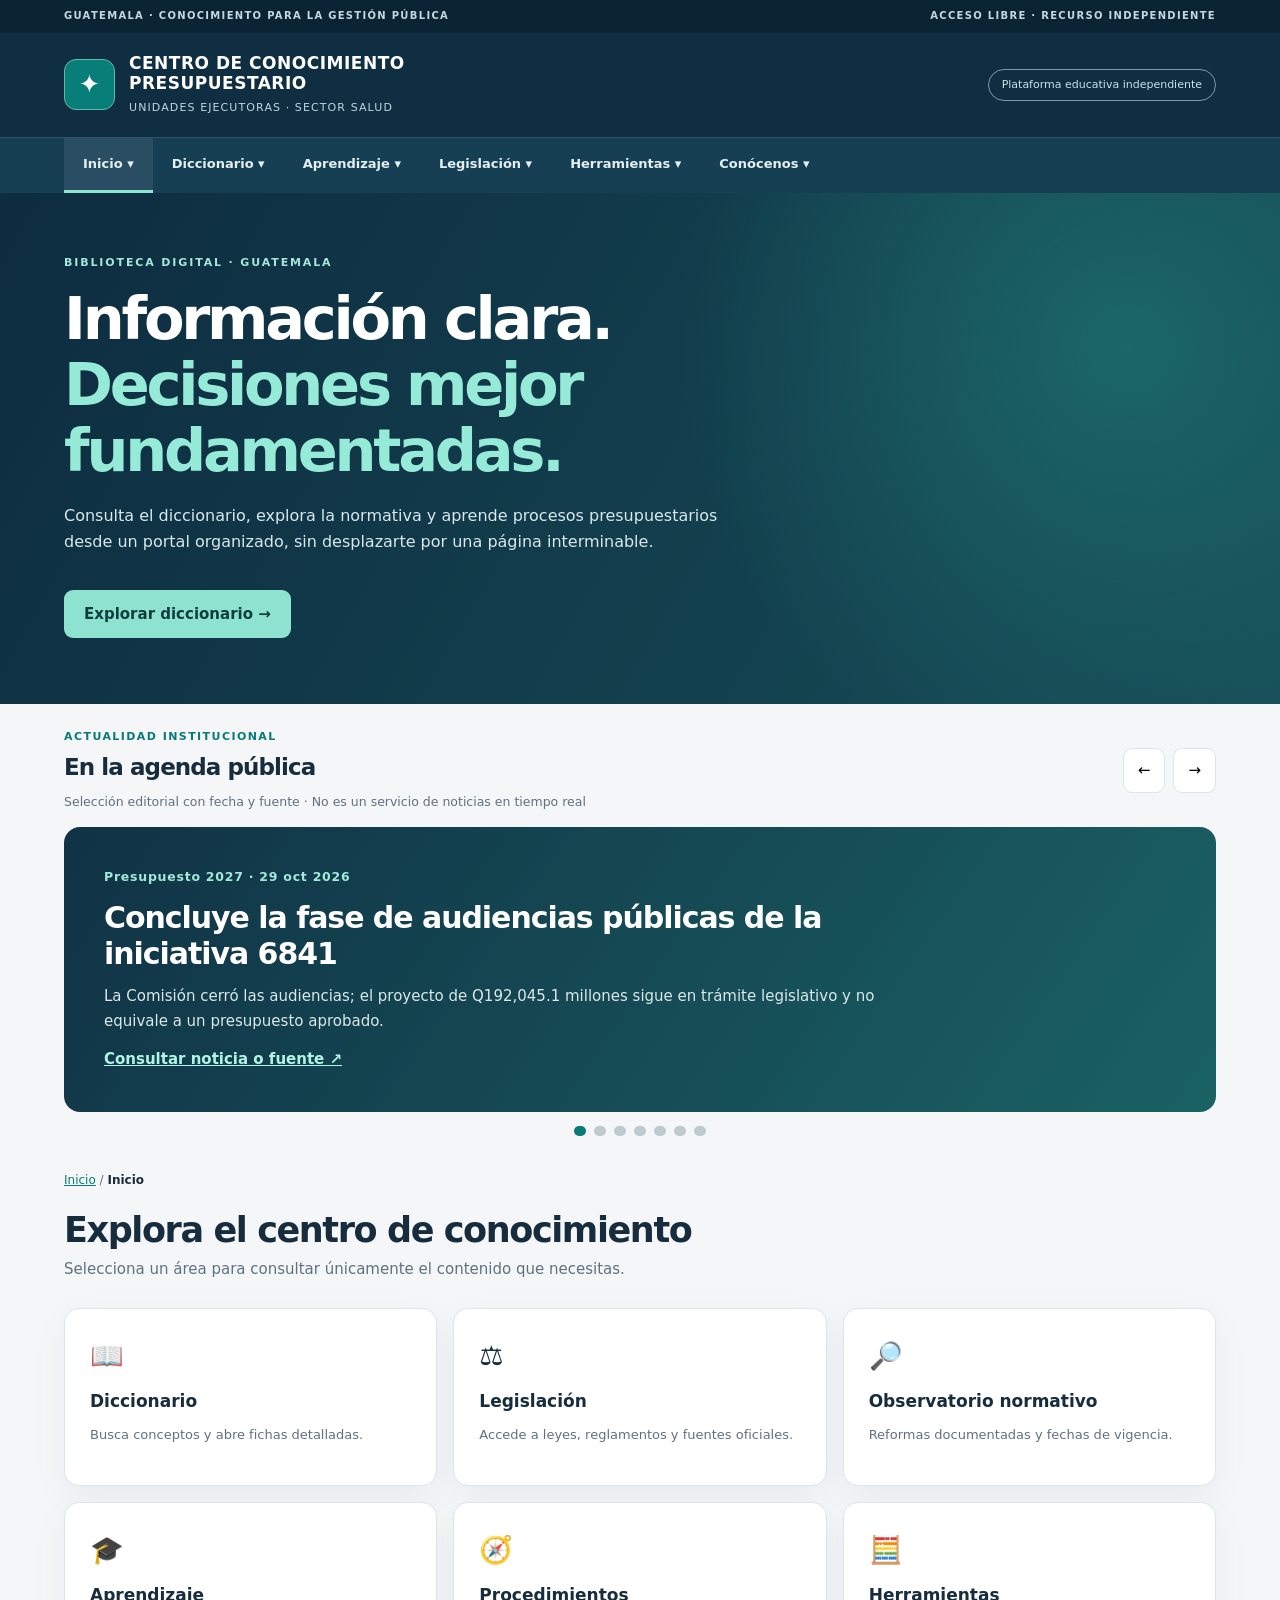
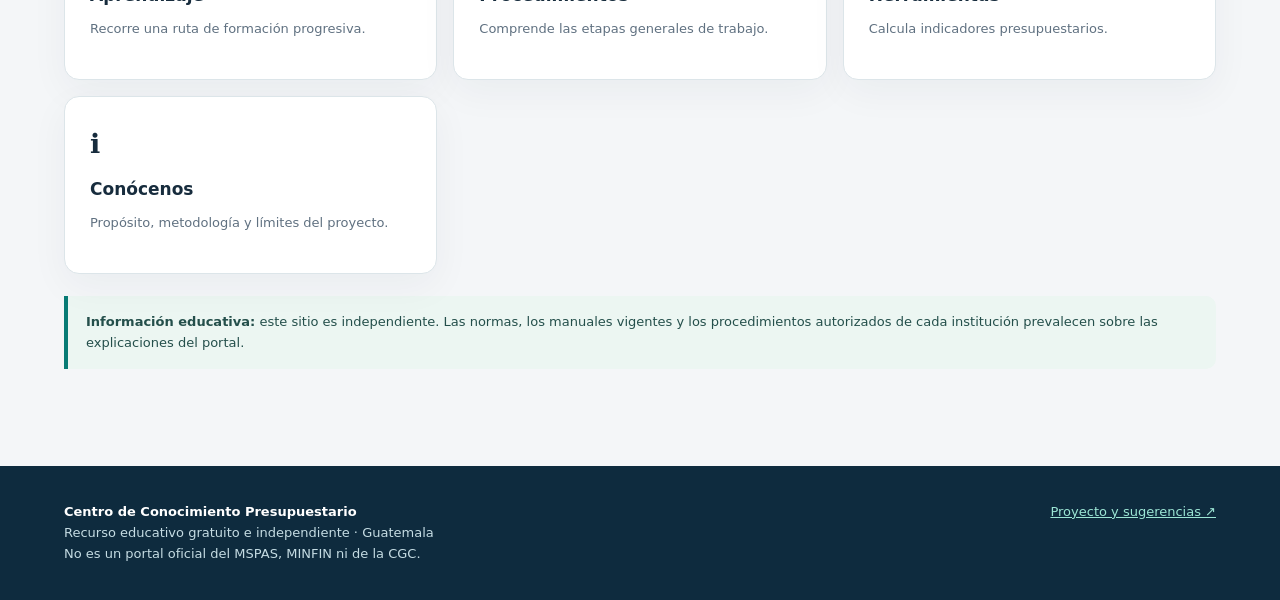
<file: index.html>
<!doctype html>
<html lang="es"><head><meta charset="utf-8"><meta name="viewport" content="width=device-width,initial-scale=1"><meta name="theme-color" content="#102f42"><meta name="description" content="Centro independiente de conocimiento presupuestario para unidades ejecutoras del sector salud de Guatemala. Diccionario, normativa, guías y herramientas."><title>Centro de Conocimiento Presupuestario · Guatemala</title>
<style>
:root{--navy:#102e42;--navy2:#173f53;--teal:#087b75;--mint:#d8f2eb;--bg:#f4f6f8;--card:#fff;--ink:#172c3d;--muted:#607181;--border:#dce5e9;--shadow:0 12px 38px #0d2a3a0c}*{box-sizing:border-box}html{scroll-behavior:smooth}body{margin:0;background:var(--bg);font:15px/1.65 Inter,"Segoe UI",system-ui,sans-serif;color:var(--ink)}button,input{font:inherit}button{cursor:pointer}a{color:var(--teal)}.wrap{max-width:1200px;margin:auto;padding:0 24px}.micro{background:#0b2434;color:#c4d7df;font-size:10px;letter-spacing:.13em;font-weight:750}.micro .wrap{display:flex;justify-content:space-between;gap:15px;padding-top:8px;padding-bottom:8px}.mast{background:var(--navy);color:#fff}.mast .wrap{display:flex;justify-content:space-between;align-items:center;gap:20px;padding-top:20px;padding-bottom:20px}.identity{display:flex;gap:14px;align-items:center;text-decoration:none;color:white}.seal{display:grid;place-items:center;background:#087e79;border:1px solid #62b8ad;border-radius:12px;width:51px;height:51px;font-size:26px}.identity strong{display:block;font-size:17px;letter-spacing:.03em;line-height:1.22}.identity small{display:block;color:#bdd6df;font-size:11px;letter-spacing:.1em;text-transform:uppercase;margin-top:5px}.independent{border:1px solid #7b9ba6;border-radius:30px;padding:6px 13px;font-size:11px;color:#c6e4e8}.nav{background:var(--navy2);color:white;border-top:1px solid #ffffff1b}.navinner{display:flex;align-items:stretch;flex-wrap:wrap}.navitem{position:relative}.navbtn{background:transparent;color:#e2f0f2;border:0;border-bottom:3px solid transparent;padding:15px 19px;font-weight:700;font-size:13px}.navbtn:hover,.navbtn.active,.navbtn:focus-visible{background:#ffffff14;border-bottom-color:#8de4d1}.dropdown{display:none;position:absolute;top:100%;left:0;min-width:245px;max-width:300px;background:white;border:1px solid var(--border);border-radius:0 0 13px 13px;box-shadow:0 18px 42px #0822342e;z-index:20;padding:8px}.navitem.open .dropdown{display:block}.dropdown button{display:block;width:100%;text-align:left;background:white;color:var(--ink);border:0;border-radius:7px;padding:11px 13px;font-size:13px}.dropdown button:hover,.dropdown button:focus-visible{background:#eaf6f3;color:#006e68}.hero{background:radial-gradient(circle at 88% 30%,#1b6669 0,transparent 38%),linear-gradient(120deg,#0d2c3f,#174d58);color:white;padding:61px 0 66px}.eyebrow{font-size:11px;color:#a4e7d9;letter-spacing:.17em;font-weight:800}.hero h1{font-size:clamp(35px,5vw,59px);line-height:1.12;letter-spacing:-.055em;max-width:810px;margin:14px 0 19px}.hero h1 span{color:#96ead8}.hero p{font-size:16px;color:#d8e8ed;max-width:700px}.hero .cta{display:inline-flex;margin-top:18px;background:#8ee3d0;color:#103d3d;padding:12px 20px;border:0;border-radius:9px;font-weight:800}.main{padding-top:35px;padding-bottom:75px;min-height:480px}.crumb{color:var(--muted);font-size:12px;margin-bottom:18px}.crumb strong{color:var(--ink)}.section-title{font-size:clamp(25px,3vw,35px);letter-spacing:-.04em;margin:0 0 6px;line-height:1.2}.lede{color:var(--muted);max-width:760px;margin:0 0 26px}.grid{display:grid;grid-template-columns:repeat(3,1fr);gap:16px}.tile{display:flex;flex-direction:column;gap:9px;background:var(--card);border:1px solid var(--border);border-radius:15px;padding:25px;text-align:left;color:var(--ink);min-height:178px;box-shadow:var(--shadow);transition:.18s}.tile:hover,.tile:focus-visible{border-color:var(--teal);transform:translateY(-2px)}.tile .symbol{font-size:27px}.tile strong{font-size:17px}.tile small{color:var(--muted);font-size:13px}.panel{background:var(--card);border:1px solid var(--border);border-radius:15px;padding:25px;margin:18px 0;box-shadow:var(--shadow)}.panel h3{margin-top:0;font-size:18px}.panel p{color:var(--muted)}.panel a{font-weight:750}.list{display:grid;grid-template-columns:repeat(2,1fr);gap:12px}.list button,.list a{display:block;text-align:left;padding:16px 18px;background:var(--card);border:1px solid var(--border);border-radius:11px;text-decoration:none;color:var(--ink);font-weight:700}.list button:hover,.list a:hover{border-color:var(--teal);color:var(--teal)}.list small{display:block;color:var(--muted);font-weight:400;margin-top:5px}.notice{padding:15px 18px;background:#ecf6f2;border-left:4px solid var(--teal);border-radius:0 10px 10px 0;color:#244f4b;margin:22px 0;font-size:13px}.iframebox{border:1px solid var(--border);border-radius:15px;overflow:hidden;background:white;box-shadow:var(--shadow)}iframe{display:block;width:100%;height:calc(100vh - 220px);min-height:620px;border:0}.iframehint{padding:12px 17px;background:#eef5f6;color:#405866;font-size:12px}.toolgrid{display:grid;grid-template-columns:repeat(2,1fr);gap:18px}.calc label{display:block;font-weight:750;margin:10px 0 5px}.calc input{width:100%;border:1px solid var(--border);padding:12px;border-radius:9px}.result{margin-top:16px;background:#e7f5f0;border-radius:10px;padding:15px;font-size:22px;color:#06685f;font-weight:850}.steps{counter-reset:step;display:grid;gap:14px}.step{background:var(--card);border:1px solid var(--border);border-radius:12px;padding:19px 20px}.step:before{counter-increment:step;content:counter(step,decimal-leading-zero);display:inline-block;color:var(--teal);font-weight:850;margin-right:12px}.step strong{font-size:16px}.step p{margin:7px 0 0;color:var(--muted)}footer{background:#0e2b3e;color:#c5dce3;padding:35px 0;font-size:13px}footer strong{color:white}footer a{color:#9ce6d5}.footerline{display:flex;justify-content:space-between;gap:20px;flex-wrap:wrap}.hide{display:none!important}:focus-visible{outline:3px solid #1cb9a4;outline-offset:3px}@media(max-width:800px){.grid{grid-template-columns:repeat(2,1fr)}.navinner{flex-wrap:nowrap;overflow-x:auto}.navbtn{white-space:nowrap}.dropdown{position:fixed;top:auto;left:12px;right:12px;max-width:none;min-width:0}.independent{display:none}.hero{padding:45px 0}}@media(max-width:560px){.grid,.list,.toolgrid{grid-template-columns:1fr}.wrap{padding-left:16px;padding-right:16px}.hero h1{font-size:37px}.micro .wrap span:last-child{display:none}.identity strong{font-size:14px}.tile{min-height:145px}iframe{min-height:580px;height:calc(100vh - 210px)}}@media print{.micro,.nav,.hero,.iframehint{display:none!important}}
</style></head><body>
<div class="micro"><div class="wrap"><span>GUATEMALA · CONOCIMIENTO PARA LA GESTIÓN PÚBLICA</span><span>ACCESO LIBRE · RECURSO INDEPENDIENTE</span></div></div>
<header class="mast"><div class="wrap"><a class="identity" href="#inicio"><span class="seal" aria-hidden="true">✦</span><span><strong>CENTRO DE CONOCIMIENTO<br>PRESUPUESTARIO</strong><small>Unidades ejecutoras · Sector salud</small></span></a><span class="independent">Plataforma educativa independiente</span></div></header>
<nav class="nav" aria-label="Navegación principal"><div class="wrap navinner" id="nav"></div></nav>
<section class="hero" id="hero"><div class="wrap"><div class="eyebrow">BIBLIOTECA DIGITAL · GUATEMALA</div><h1>Información clara.<br><span>Decisiones mejor fundamentadas.</span></h1><p>Consulta el diccionario, explora la normativa y aprende procesos presupuestarios desde un portal organizado, sin desplazarte por una página interminable.</p><button class="cta" data-go="diccionario">Explorar diccionario →</button></div></section>
<section id="news-banner" class="wrap" aria-label="Actualidad institucional" style="padding-top:24px"></section><main class="wrap main"><div class="crumb" id="crumb">Inicio</div><div id="view" aria-live="polite"></div></main>
<footer><div class="wrap footerline"><div><strong>Centro de Conocimiento Presupuestario</strong><div>Recurso educativo gratuito e independiente · Guatemala</div><div>No es un portal oficial del MSPAS, MINFIN ni de la CGC.</div></div><div><a href="https://github.com/keyrax666/DiccionarioPresupuestario" target="_blank" rel="noopener noreferrer">Proyecto y sugerencias ↗</a></div></div></footer>
<script>
const menus=[
{label:"Inicio",items:[["Portada","inicio"]]},
{label:"Diccionario",items:[["Consultar los 500 términos","diccionario"],["Aprender con el glosario","estudio"],["Cómo utilizarlo","ayuda"]]},
{label:"Aprendizaje",items:[["Ruta para principiantes","aprendizaje"],["Procedimientos","procedimientos"],["Sistemas financieros","sistemas"],["Academia SICOIN","sicoin"],["Academia SIGES","siges"],["Manuales y videos","biblioteca-siaf"],["GUATECOMPRAS · 9 recursos","guatecompras"],["Consultas y reportería SICOIN","ruta-sicoin-consultas"]]},
{label:"Legislación",items:[["Biblioteca normativa","legislacion"],["Observatorio de reformas","observatorio"],["Leyes y reglamentos","leyes"],["Manuales oficiales","manuales"]]},
{label:"Herramientas",items:[["Calculadoras","herramientas"],["Tutor de procedimientos","tutor"],["Laboratorio de documentos","documentos"],["Recursos descargables","recursos"]]},
{label:"Conócenos",items:[["Sobre el proyecto","conocenos"],["Fuentes y metodología","metodologia"],["Enviar sugerencias","contacto"]]}
];
const descriptions={inicio:"Inicio",diccionario:"Diccionario presupuestario",estudio:"Aprender con el glosario",ayuda:"Guía de uso",aprendizaje:"Ruta de aprendizaje",tutor:"Tutor de procedimientos",documentos:"Ejemplos de documentos",procedimientos:"Procedimientos",sicoin:"Academia SICOIN",siges:"Academia SIGES","biblioteca-siaf":"Biblioteca de formación SIAF",guatecompras:"Ruta GUATECOMPRAS","ruta-sicoin-consultas":"Consultas y reportería SICOIN",sistemas:"Sistemas financieros",legislacion:"Biblioteca normativa",observatorio:"Observatorio normativo",leyes:"Leyes y reglamentos",manuales:"Manuales oficiales",herramientas:"Herramientas",recursos:"Recursos descargables",conocenos:"Conócenos",metodologia:"Fuentes y metodología",contacto:"Sugerencias y correcciones"};
const esc=s=>String(s).replace(/[&<>"']/g,c=>({"&":"&amp;","<":"&lt;",">":"&gt;",'"':"&quot;","'":"&#39;"}[c]));
const card=(icon,title,desc,id)=>'<button class="tile" data-go="'+id+'"><span class="symbol">'+icon+'</span><strong>'+title+'</strong><small>'+desc+'</small></button>';
const link=(title,desc,url)=>'<a href="'+url+'" target="_blank" rel="noopener noreferrer">'+title+' ↗<small>'+desc+'</small></a>';
const head=(title,desc)=>'<h2 class="section-title">'+title+'</h2><p class="lede">'+desc+'</p>';
const disclaimer='<div class="notice"><strong>Información educativa:</strong> este sitio es independiente. Las normas, los manuales vigentes y los procedimientos autorizados de cada institución prevalecen sobre las explicaciones del portal.</div>';
const pages={"ruta-sicoin-consultas":()=>head("Consultas y reportería SICOIN","Aprende consultas presupuestarias con recursos oficiales y ejercicios conceptuales.")+'<div class="panel"><h3>Nueva ruta de aprendizaje</h3><p>Tres etapas y autoevaluación; sin credenciales ni datos institucionales reales.</p><a href="ruta-consultas-sicoin.html">Abrir la ruta SICOIN ↗</a></div>',documentos:()=>head("Laboratorio de documentos","Explora ejemplos visuales de órdenes, CDP, facturas, solicitudes y CUR. Cada campo tiene su propia explicación.")+'<div class="panel"><h3>Reconoce cada parte de un documento</h3><p>Selecciona un modelo, haz clic en el número de orden, NIT, renglón, monto, firma o cualquier otro campo y descubre su función. Los ejemplos utilizan datos ficticios y están identificados como no oficiales.</p><a href="documentos-ejemplo.html" style="display:inline-block;padding:13px 19px;background:#087b75;color:white;border-radius:9px;text-decoration:none;font-weight:800">Abrir laboratorio visual ↗</a></div>',tutor:()=>head("Tutor de procedimientos","Aprende SICOIN y SIGES con lecciones documentadas y preguntas guiadas.")+'<div class="panel"><h3>Tu profesor de procedimientos</h3><p>Haz preguntas sobre CDP, CUR de compromiso, reportes y otros procesos. Cada respuesta incluye precauciones y fuentes oficiales.</p><a href="academia-tutor.html" style="display:inline-block;padding:13px 19px;background:#087b75;color:white;border-radius:9px;text-decoration:none;font-weight:800">Abrir tutor interactivo ↗</a></div>',
observatorio:()=>head("Observatorio normativo","Consulta reformas presupuestarias documentadas con enlaces directos a los registros oficiales del Congreso.")+'<div class="panel"><h3>Normativa presupuestaria y reformas verificadas</h3><p>Registros oficiales de los Decretos 101-97, 13-2025, 2-2026 y 3-2026, con fechas, alcance y advertencias para su correcta interpretación.</p><a href="observatorio-normativo.html" style="display:inline-block;padding:13px 19px;background:#087b75;color:white;border-radius:9px;text-decoration:none;font-weight:800">Abrir observatorio normativo ↗</a></div>'+disclaimer,
inicio:()=>head("Explora el centro de conocimiento","Selecciona un área para consultar únicamente el contenido que necesitas.")+'<div class="grid">'+card("📖","Diccionario","Busca conceptos y abre fichas detalladas.","diccionario")+card("⚖️","Legislación","Accede a leyes, reglamentos y fuentes oficiales.","legislacion")+card("🔎","Observatorio normativo","Reformas documentadas y fechas de vigencia.","observatorio")+card("🎓","Aprendizaje","Recorre una ruta de formación progresiva.","aprendizaje")+card("🧭","Procedimientos","Comprende las etapas generales de trabajo.","procedimientos")+card("🧮","Herramientas","Calcula indicadores presupuestarios.","herramientas")+card("ℹ️","Conócenos","Propósito, metodología y límites del proyecto.","conocenos")+'</div>'+disclaimer,
diccionario:()=>head("Diccionario presupuestario","El buscador y los filtros están aquí, junto a los términos. Puedes abrir fichas, guardar favoritos y practicar.")+'<div class="iframebox"><div class="iframehint">Diccionario interactivo · 500 entradas en el índice · algunas fichas están en preparación. <a href="diccionario.html" target="_blank" rel="noopener">Abrir a pantalla completa ↗</a></div><iframe title="Diccionario presupuestario interactivo" src="diccionario.html?integrado=1" loading="lazy"></iframe></div>',
estudio:()=>head("Aprender con el glosario","Usa las tarjetas de estudio y la autoevaluación incluidas en el diccionario.")+'<div class="grid">'+card("🗂️","Tarjetas de estudio","Memoriza conceptos y repasa definiciones.","diccionario")+card("✍️","Autoevaluación","Comprueba tus conocimientos dentro del diccionario.","diccionario")+'</div>',
ayuda:()=>head("Cómo usar el diccionario","Una consulta rápida en cuatro pasos.")+'<div class="steps"><div class="step"><strong>Abre Diccionario</strong><p>El buscador está integrado en la sección.</p></div><div class="step"><strong>Escribe un término</strong><p>Busca por nombre o utiliza las categorías y el orden alfabético.</p></div><div class="step"><strong>Abre su ficha</strong><p>Consulta explicaciones, ejemplos y referencias disponibles.</p></div><div class="step"><strong>Guarda o comparte</strong><p>Utiliza favoritos, enlaces y opciones de impresión.</p></div></div>',
aprendizaje:()=>head("Ruta de aprendizaje","Un camino sencillo para quien ingresa al Departamento de Presupuesto.")+'<div class="steps"><div class="step"><strong>Fundamentos</strong><p>Presupuesto público, ejercicio fiscal, unidad ejecutora y asignaciones.</p></div><div class="step"><strong>Clasificadores</strong><p>Programa, actividad, renglón, grupo de gasto y fuente de financiamiento.</p></div><div class="step"><strong>Ejecución</strong><p>Presupuesto vigente, compromiso, devengado, pagado y reportes.</p></div><div class="step"><strong>Planificación y control</strong><p>POA, metas físicas, conciliaciones, documentación y seguimiento.</p></div></div><p><button class="cta" data-go="diccionario">Estudiar los conceptos →</button></p>',
procedimientos:()=>"<div class=\"panel\"><h3>Centro de formación SICOIN y SIGES</h3><p>Aprende con rutas por sistema, procedimientos, reportes y materiales oficiales. Cada módulo distingue los pasos documentados de los que dependen del perfil o versión.</p><div class=\"grid\"><button class=\"tile\" data-go=\"sicoin\"><span class=\"symbol\">📊</span><strong>Aprender SICOIN</strong><small>Interfaz, ejecución, reportes, CUR y controles.</small></button><button class=\"tile\" data-go=\"siges\"><span class=\"symbol\">🗃️</span><strong>Aprender SIGES</strong><small>Interfaz, expedientes, compras y ejecución PpR.</small></button><button class=\"tile\" data-go=\"biblioteca-siaf\"><span class=\"symbol\">🎥</span><strong>Manuales y videotutoriales</strong><small>Documentos oficiales y cápsulas de formación.</small></button></div></div>"+head("Procedimientos y guías","Esquemas de orientación para entender el flujo de trabajo; no sustituyen instrucciones operativas.")+'<div class="steps"><div class="step"><strong>Identificar una necesidad</strong><p>Determinar qué bien, servicio u obligación se requiere y su relación con la planificación.</p></div><div class="step"><strong>Verificar condiciones</strong><p>Revisar partida, crédito, fuente, documentación y autorizaciones según el caso.</p></div><div class="step"><strong>Gestionar el expediente</strong><p>Seguir la modalidad aplicable, registrar evidencia y respetar las competencias.</p></div><div class="step"><strong>Registrar y dar seguimiento</strong><p>Distinguir etapas de ejecución, revisar reportes y conciliar información.</p></div></div>'+disclaimer,
sicoin:()=>head("Academia SICOIN","Ruta progresiva de uso de SICOIN. El menú visible y los permisos dependen de la entidad, el perfil y la versión del sistema.")+'<div class="steps"><div class="step"><strong>01 · Orientación en la interfaz</strong><p>Reconocer navegación, consultas, filtros, reportes, perfiles y estados. Consulta el manual de presentación y operatividad para identificar controles y pantallas documentados.</p><p><a target="_blank" rel="noopener noreferrer" href="https://formacion.minfin.gob.gt/creacion-de-un-reporte-en-el-sistema-de-contabilidad-integrada-sicoin/">Videotutorial SICOIN: reportes ↗</a></p></div><div class="step"><strong>02 · Elaboración de reportes</strong><p>Aprende el flujo de selección de información y elaboración de un reporte dinámico con una cápsula oficial del MINFIN.</p><p><a target="_blank" rel="noopener noreferrer" href="https://formacion.minfin.gob.gt/creacion-de-un-reporte-en-el-sistema-de-contabilidad-integrada-sicoin/">Videotutorial oficial de reportes ↗</a></p></div><div class="step"><strong>03 · CUR y ejecución</strong><p>Estudia las etapas de compromiso, devengado y pago. El manual de ejecución de Administración Central documenta operaciones y pantallas específicas; no presupongas que todos los perfiles tienen las mismas acciones.</p><p><a target="_blank" rel="noopener noreferrer" href="https://www.minfin.gob.gt/legislacion-y-normas/manuales">Manuales de ejecución MINFIN ↗</a></p></div><div class="step"><strong>04 · Control y cierre</strong><p>Revisar conciliaciones, saldos, documentos de respaldo, fondos rotativos e inventarios según el tipo de institución.</p></div></div>'+disclaimer,siges:()=>head("Academia SIGES","Aprendizaje por módulos: interfaz, expedientes y procesos documentados en guías oficiales.")+'<div class="steps"><div class="step"><strong>01 · Conocer la pantalla</strong><p>La guía de interfaz general describe accesos como Cambio de clave, Mi perfil y Soporte. Úsala para reconocer la navegación sin exponer credenciales.</p><p><a target="_blank" rel="noopener noreferrer" href="https://www.minfin.gob.gt/legislacion-y-normas/manuales">Biblioteca de guías SIGES ↗</a></p></div><div class="step"><strong>02 · Expedientes y compras</strong><p>Revisa cómo se relacionan documentos, registros y etapas del expediente. Los procedimientos cambian según modalidad y normativa aplicable.</p><p><a target="_blank" rel="noopener noreferrer" href="https://www.minfin.gob.gt/legislacion-y-normas/manuales">Procedimientos de ejecución ↗</a></p></div><div class="step"><strong>03 · Compras por Contrato Abierto</strong><p>Existe un taller oficial con videotutorial y flujograma para compras electrónicas mediante SIGES. Revisa su aplicabilidad antes de reproducir los pasos.</p><p><a target="_blank" rel="noopener noreferrer" href="https://formacion.minfin.gob.gt/jtca/">Taller oficial SIGES ↗</a></p></div><div class="step"><strong>04 · Ejecución por Resultados</strong><p>Consulta la guía del módulo de ejecución de PpR y las guías de reprogramación de subproductos publicadas por la Dirección Técnica del Presupuesto.</p><p><a target="_blank" rel="noopener noreferrer" href="https://www.minfin.gob.gt/legislacion-y-normas/manuales">Guías oficiales MINFIN ↗</a></p></div></div>'+disclaimer,guatecompras:()=>head("Ruta de aprendizaje GUATECOMPRAS","Nueve recursos oficiales de DIFODA organizados para aprender por etapas.")+'<div class="panel"><h3>Compras públicas: de la consulta a la publicación</h3><p>Aprende a reconocer los módulos, consultar información, estudiar el PAC y explorar operaciones de compra con materiales del MINFIN. Cada enlace apunta a su ficha oficial y señala los límites de actualización.</p><a href="ruta-guatecompras.html" style="display:inline-block;padding:13px 19px;background:#087b75;color:white;border-radius:9px;text-decoration:none;font-weight:800">Abrir ruta GUATECOMPRAS · 9 recursos ↗</a></div>'+disclaimer,"biblioteca-siaf":()=>head("Biblioteca de manuales y videos","Recursos oficiales para estudiar con capturas, ejemplos y material de capacitación.")+'<div class="list">'+link("Manual visual de SICOIN","Presentación y operatividad; consulta controles y pantallas documentadas.","https://formacion.minfin.gob.gt/creacion-de-un-reporte-en-el-sistema-de-contabilidad-integrada-sicoin/")+link("Manual de interfaz SIGES","Guía ilustrada de accesos y opciones generales.","https://www.minfin.gob.gt/legislacion-y-normas/manuales")+link("Manual de ejecución presupuestaria","Procedimientos para Administración Central con secuencias de registro.","https://www.minfin.gob.gt/legislacion-y-normas/manuales")+link("Videotutorial SICOIN: reportes","Cápsula de formación del MINFIN.","https://formacion.minfin.gob.gt/creacion-de-un-reporte-en-el-sistema-de-contabilidad-integrada-sicoin/")+link("Talleres de compras SIGES","Videotutoriales y flujogramas de Contrato Abierto.","https://formacion.minfin.gob.gt/jtca/")+link("Biblioteca general de manuales MINFIN","Clasificadores, programación, modificaciones y PpR.","https://www.minfin.gob.gt/legislacion-y-normas/manuales")+'</div>'+disclaimer,sistemas:()=>head("Sistemas de gestión financiera","Accesos de referencia a sistemas y portales públicos; las operaciones requieren autorización institucional.")+'<div class="list">'+link("SICOIN Gobierno","Sistema de Contabilidad Integrada.","https://sicoin.minfin.gob.gt/")+link("SIGES","Sistema de Gestión.","https://siges.minfin.gob.gt/")+link("GUATECOMPRAS","Información pública sobre contrataciones.","https://www.guatecompras.gt/")+link("MINFIN","Portal institucional y manuales.","https://www.minfin.gob.gt/")+'</div>'+disclaimer,
legislacion:()=>head("Biblioteca de legislación","Encuentra las fuentes organizadas por materia. Consulta siempre la versión vigente.")+'<div class="grid">'+card("⚖️","Leyes y reglamentos","Marco presupuestario y contrataciones.","leyes")+card("📚","Manuales oficiales","Documentos técnicos de consulta.","manuales")+card("🧭","Procedimientos","Orientación educativa por etapas.","procedimientos")+'</div>'+disclaimer,
leyes:()=>head("Leyes y reglamentos","Puertas de entrada a la normativa pública guatemalteca.")+'<div class="list">'+link("MINFIN · Legislación y normas","Consulta la Ley Orgánica del Presupuesto, su reglamento y documentación relacionada.","https://www.minfin.gob.gt/legislacion-y-normas/manuales")+link("GUATECOMPRAS","Información y normativa de contrataciones públicas.","https://www.guatecompras.gt/")+link("Contraloría General de Cuentas","Consulta las normas y recursos de control gubernamental.","https://www.contraloria.gob.gt/")+'</div>'+disclaimer,
manuales:()=>head("Manuales y documentos oficiales","Recursos de referencia organizados para consulta.")+'<div class="list">'+link("Manuales MINFIN","Manuales de presupuesto, clasificadores y documentación financiera.","https://www.minfin.gob.gt/legislacion-y-normas/manuales")+link("Guía de Gestión por Resultados MINFIN–SEGEPLAN","Planificación, productos, subproductos, metas y resultados.","https://portal.segeplan.gob.gt/segeplan/wp-content/uploads/2024/03/Guia_GpR_MINFIN_SEGEPLAN.pdf")+link("Portal SEGEPLAN","Recursos de planificación y gestión pública.","https://portal.segeplan.gob.gt/")+'</div>'+disclaimer,
herramientas:()=>head("Herramientas presupuestarias","Calculadoras, tutor y laboratorio documental.")+'<div class="grid">'+card("🤖","Tutor de procedimientos","Pregunta por procesos SICOIN y SIGES.","tutor")+card("📄","Laboratorio de documentos","Aprende a reconocer campos y documentos.","documentos")+'</div>'+'<div class="toolgrid"><div class="panel calc"><h3>Porcentaje de ejecución</h3><label for="v">Presupuesto vigente (Q)</label><input id="v" type="number" min="0" value="100000" step=".01"><label for="d">Devengado (Q)</label><input id="d" type="number" min="0" value="75000" step=".01"><div class="result" id="pct">75.00 %</div><p id="diff">Diferencia aritmética: Q 25,000.00</p></div><div class="panel"><h3>Cómo interpretar el resultado</h3><p>El porcentaje de ejecución devengada se obtiene al dividir el devengado entre el presupuesto vigente y multiplicar por cien.</p><p>El resultado no indica por sí solo la disponibilidad real, el cumplimiento de metas físicas ni la legalidad de una operación.</p></div></div>'+disclaimer,
recursos:()=>head("Recursos descargables","Sección reservada para plantillas, listas de verificación y guías revisadas.")+'<div class="panel"><h3>Biblioteca en preparación</h3><p>Los recursos se publicarán cuando estén elaborados y revisados. No se ofrecen formularios oficiales no verificados.</p></div>',
conocenos:()=>head("Conócenos","Un proyecto para hacer comprensible la gestión presupuestaria pública.")+'<div class="panel"><h3>Nuestra misión</h3><p>Reunir explicaciones, ejemplos y referencias que faciliten el aprendizaje del trabajo presupuestario en unidades ejecutoras, especialmente del sector salud guatemalteco.</p><h3>Qué somos</h3><p>Una iniciativa educativa independiente, gratuita y abierta al público. No representamos al Ministerio de Salud Pública y Asistencia Social, al Ministerio de Finanzas Públicas ni a la Contraloría General de Cuentas.</p><h3>Nuestro compromiso</h3><p>Distinguir las explicaciones didácticas de las fuentes oficiales y señalar el contenido que aún necesita revisión.</p></div>',
metodologia:()=>head("Fuentes y metodología","Cómo interpretamos y revisamos el contenido.")+'<div class="panel"><h3>Principios editoriales</h3><p>Las fichas se elaboran como material educativo. Los conceptos técnicos y procedimientos deben contrastarse con leyes, reglamentos, manuales y lineamientos vigentes.</p><p>El índice contiene 500 entradas, pero parte de ellas son fichas en preparación. No deben confundirse con definiciones normativas validadas.</p><p>Una referencia general a una institución no equivale a una cita precisa de artículo o disposición.</p></div>'+disclaimer,
contacto:()=>head("Sugerencias y correcciones","Ayúdanos a mejorar el contenido con observaciones fundamentadas.")+'<div class="panel"><p>Utilizamos los reportes del repositorio público para recibir propuestas. Es posible que GitHub solicite iniciar sesión.</p><p><a href="https://github.com/keyrax666/DiccionarioPresupuestario/issues/new" target="_blank" rel="noopener noreferrer">Abrir formulario de sugerencias en GitHub ↗</a></p><p>No publiques expedientes internos, datos personales, credenciales ni documentos confidenciales.</p></div>'
};
const nav=document.getElementById('nav');menus.forEach((m,i)=>{const item=document.createElement('div');item.className='navitem';const b=document.createElement('button');b.className='navbtn';b.textContent=m.label+' ▾';b.setAttribute('aria-expanded','false');b.onclick=()=>{const open=item.classList.contains('open');document.querySelectorAll('.navitem').forEach(x=>{x.classList.remove('open');x.querySelector('.navbtn').setAttribute('aria-expanded','false')});if(!open){item.classList.add('open');b.setAttribute('aria-expanded','true')}};const dd=document.createElement('div');dd.className='dropdown';for(const [label,id] of m.items){const btn=document.createElement('button');btn.textContent=label;btn.onclick=()=>{location.hash=id;item.classList.remove('open');b.setAttribute('aria-expanded','false')};dd.append(btn)}item.append(b,dd);nav.append(item)});
document.addEventListener('click',e=>{if(!e.target.closest('.navitem'))document.querySelectorAll('.navitem').forEach(x=>{x.classList.remove('open');x.querySelector('.navbtn').setAttribute('aria-expanded','false')})});
document.addEventListener('keydown',e=>{if(e.key==='Escape')document.querySelectorAll('.navitem').forEach(x=>{x.classList.remove('open');x.querySelector('.navbtn').setAttribute('aria-expanded','false')})});
document.addEventListener('click',e=>{const el=e.target.closest('[data-go]');if(el)location.hash=el.dataset.go});
function render(){const id=decodeURIComponent(location.hash.slice(1))||'inicio';const safe=pages[id]?id:'inicio';document.getElementById('hero').classList.toggle('hide',safe!=='inicio');document.getElementById('news-banner').classList.toggle('hide',safe!=='inicio');document.getElementById('crumb').innerHTML='<a href="#inicio">Inicio</a> / <strong>'+esc(descriptions[safe])+'</strong>';document.getElementById('view').innerHTML=pages[safe]();document.querySelectorAll('.navbtn').forEach(b=>b.classList.toggle('active',menus.find(m=>m.items.some(x=>x[1]===safe))?.label===b.textContent.replace(' ▾','')));window.scrollTo({top:0,behavior:'instant'});if(safe==='herramientas'){const update=()=>{const v=Number(document.getElementById('v').value),d=Number(document.getElementById('d').value),fmt=new Intl.NumberFormat('es-GT',{minimumFractionDigits:2,maximumFractionDigits:2});document.getElementById('pct').textContent=v>0?fmt.format(d/v*100)+' %':'No calculable';document.getElementById('diff').textContent='Diferencia aritmética: Q '+fmt.format(v-d)};document.getElementById('v').addEventListener('input',update);document.getElementById('d').addEventListener('input',update);update()}}
window.addEventListener('hashchange',render);render();
</script><script src="actualidad.js" defer></script></body></html>
</file>
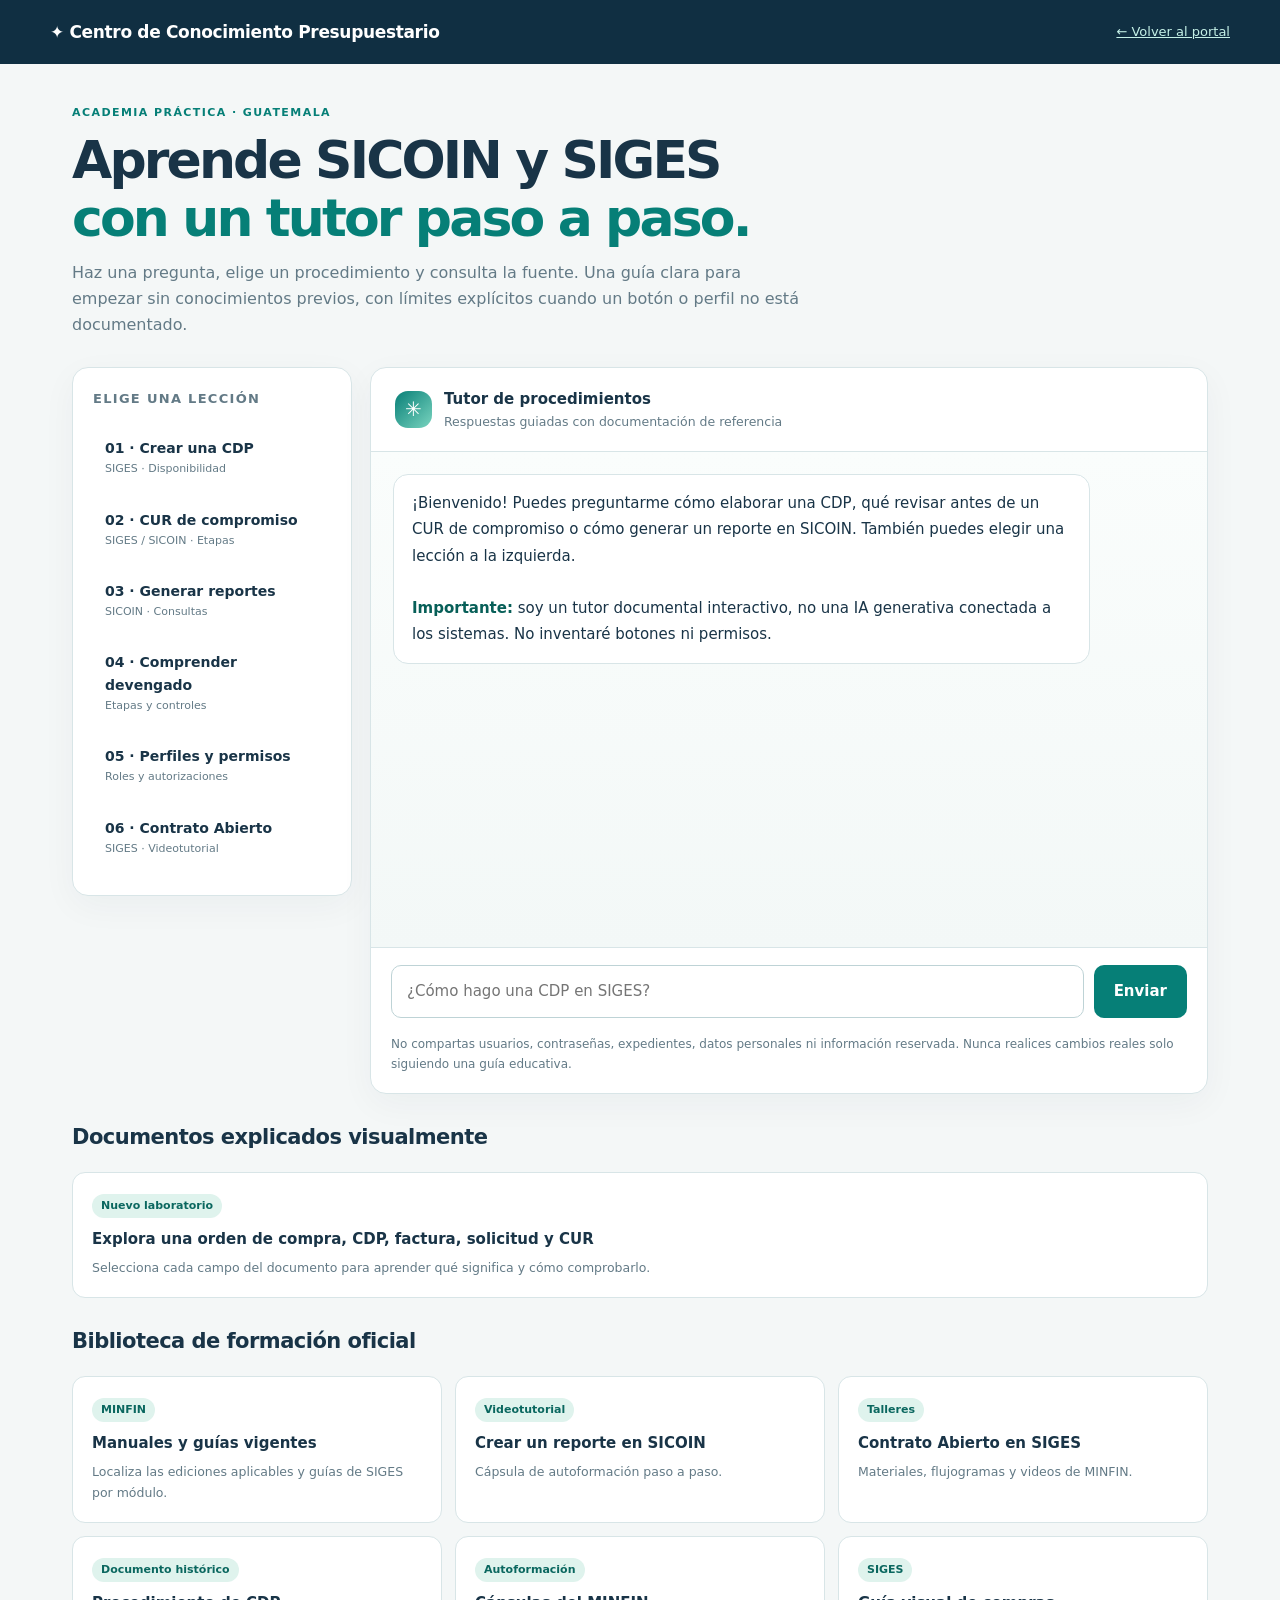
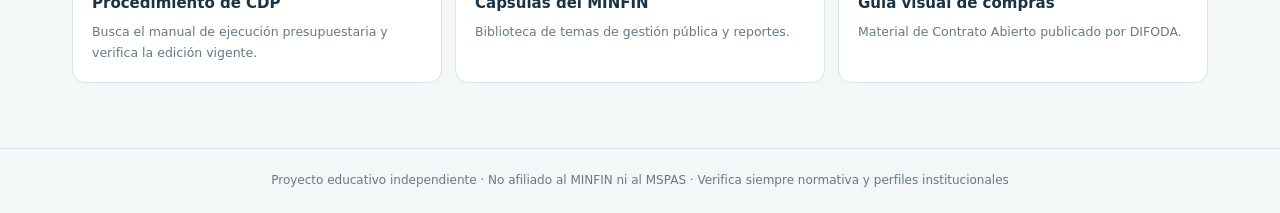
<file: academia-tutor.html>
<!doctype html><html lang="es"><head><meta charset="utf-8"><meta name="viewport" content="width=device-width,initial-scale=1"><meta name="theme-color" content="#112d3d"><meta name="description" content="Tutor interactivo y biblioteca de procedimientos de SICOIN y SIGES en Guatemala"><title>Tutor de procedimientos | Centro de Conocimiento Presupuestario</title><style>
:root{--navy:#102f42;--teal:#067f77;--paper:#f4f7f7;--ink:#193447;--line:#d8e5e7;--muted:#637a86}*{box-sizing:border-box}body{margin:0;background:var(--paper);color:var(--ink);font:15px/1.65 system-ui,"Segoe UI",sans-serif}a{color:#087b75}button,input{font:inherit}button{cursor:pointer}header{background:var(--navy);color:white;padding:18px max(20px,calc((100vw - 1180px)/2));display:flex;align-items:center;justify-content:space-between;gap:15px}header strong{font-size:17px;letter-spacing:-.02em}header a{color:#c5f1e7;font-size:13px}main{max-width:1180px;margin:0 auto;padding:40px 22px 65px}.eyebrow{color:var(--teal);font-weight:800;letter-spacing:.13em;font-size:11px;text-transform:uppercase}h1{font-size:clamp(32px,4.4vw,52px);letter-spacing:-.055em;line-height:1.12;margin:9px 0 12px}h1 em{font-style:normal;color:var(--teal)}.intro{max-width:730px;color:var(--muted);font-size:16px;margin:0 0 28px}.layout{display:grid;grid-template-columns:280px minmax(0,1fr);gap:18px;align-items:start}.sidebar,.chat{background:white;border:1px solid var(--line);border-radius:16px;box-shadow:0 10px 35px #1234440b}.sidebar{padding:20px}.sidebar h2{font-size:13px;text-transform:uppercase;letter-spacing:.1em;color:var(--muted);margin:0 0 15px}.lesson{display:block;width:100%;text-align:left;border:1px solid transparent;background:transparent;color:var(--ink);border-radius:10px;padding:12px 11px;margin:4px 0}.lesson:hover,.lesson.active{background:#e6f5f1;border-color:#bde2d8}.lesson strong{display:block;font-size:14px}.lesson small{display:block;color:var(--muted);font-size:11px}.chat{overflow:hidden}.chathead{padding:19px 24px;border-bottom:1px solid var(--line);display:flex;gap:12px;align-items:center}.orb{width:37px;height:37px;border-radius:13px;background:linear-gradient(135deg,#087f77,#79d4bf);display:grid;place-items:center;color:white;font-size:20px}.chathead strong{display:block}.chathead small{display:block;color:var(--muted)}#messages{height:min(55vh,570px);min-height:360px;overflow:auto;padding:22px;display:flex;flex-direction:column;gap:14px;background:linear-gradient(180deg,#fafdfc,#f3f8f7)}.msg{max-width:88%;border:1px solid var(--line);background:white;padding:15px 18px;border-radius:15px;white-space:pre-line;line-height:1.75;overflow-wrap:anywhere}.msg.user{align-self:flex-end;background:#dff3ed;border-color:#b5dfd2}.msg strong{color:#075f58}.msg a{display:block;margin-top:10px;font-weight:700}.msg .steps{margin:12px 0;padding-left:21px}.msg .steps li{margin:0 0 10px}.msg .caution{margin-top:14px;border-left:3px solid #b48b45;padding:9px 12px;background:#fff8eb;font-size:13px}.form{display:flex;gap:10px;padding:17px 20px;border-top:1px solid var(--line)}.form input{min-width:0;flex:1;padding:13px 15px;border:1px solid #bed3d6;border-radius:10px;outline-color:var(--teal)}.form button{border:0;background:var(--teal);color:white;border-radius:10px;padding:10px 20px;font-weight:750}.disclaimer{font-size:12px;color:var(--muted);padding:0 20px 18px}.resources{margin-top:26px}.resources h2{font-size:21px;letter-spacing:-.025em}.resgrid{display:grid;grid-template-columns:repeat(3,1fr);gap:13px}.res{display:block;background:white;border:1px solid var(--line);border-radius:13px;padding:19px;text-decoration:none;color:var(--ink)}.res:hover{border-color:var(--teal);transform:translateY(-2px)}.res strong{display:block}.res small{display:block;color:var(--muted);margin-top:6px}.pill{display:inline-block;color:#0a675f;background:#dff3ed;padding:3px 9px;border-radius:99px;font-size:11px;font-weight:750;margin-bottom:9px}footer{border-top:1px solid var(--line);text-align:center;padding:22px;color:var(--muted);font-size:12px}@media(max-width:850px){.layout{grid-template-columns:1fr}.sidebar{display:grid;grid-template-columns:repeat(3,1fr);gap:7px}.sidebar h2{grid-column:1/-1}.resgrid{grid-template-columns:1fr 1fr}}@media(max-width:570px){main{padding:25px 14px 45px}.sidebar{grid-template-columns:1fr 1fr;padding:12px}.lesson{padding:9px}.lesson strong{font-size:12px}.resgrid{grid-template-columns:1fr}.msg{max-width:100%}.form{padding:12px}.form button{padding:10px}.chathead{padding:15px}.intro{font-size:14px}}@media(prefers-reduced-motion:reduce){*{scroll-behavior:auto!important;transition:none!important}}</style></head><body><header><strong>✦ Centro de Conocimiento Presupuestario</strong><a href="./#aprendizaje">← Volver al portal</a></header><main><div class="eyebrow">Academia práctica · Guatemala</div><h1>Aprende SICOIN y SIGES<br><em>con un tutor paso a paso.</em></h1><p class="intro">Haz una pregunta, elige un procedimiento y consulta la fuente. Una guía clara para empezar sin conocimientos previos, con límites explícitos cuando un botón o perfil no está documentado.</p><div class="layout"><aside class="sidebar" aria-label="Procedimientos"><h2>Elige una lección</h2><button class="lesson" data-guide="cdp"><strong>01 · Crear una CDP</strong><small>SIGES · Disponibilidad</small></button><button class="lesson" data-guide="cur"><strong>02 · CUR de compromiso</strong><small>SIGES / SICOIN · Etapas</small></button><button class="lesson" data-guide="reportes"><strong>03 · Generar reportes</strong><small>SICOIN · Consultas</small></button><button class="lesson" data-guide="devengado"><strong>04 · Comprender devengado</strong><small>Etapas y controles</small></button><button class="lesson" data-guide="perfiles"><strong>05 · Perfiles y permisos</strong><small>Roles y autorizaciones</small></button><button class="lesson" data-guide="contrato"><strong>06 · Contrato Abierto</strong><small>SIGES · Videotutorial</small></button></aside><section class="chat" aria-label="Tutor interactivo"><div class="chathead"><div class="orb" aria-hidden="true">✳</div><div><strong>Tutor de procedimientos</strong><small>Respuestas guiadas con documentación de referencia</small></div></div><div id="messages" role="log" aria-live="polite"><div class="msg">¡Bienvenido! Puedes preguntarme cómo elaborar una CDP, qué revisar antes de un CUR de compromiso o cómo generar un reporte en SICOIN. También puedes elegir una lección a la izquierda.<br><br><strong>Importante:</strong> soy un tutor documental interactivo, no una IA generativa conectada a los sistemas. No inventaré botones ni permisos.</div></div><form id="ask" class="form"><input id="question" maxlength="600" required aria-label="Pregunta al tutor" placeholder="¿Cómo hago una CDP en SIGES?"><button type="submit">Enviar</button></form><div class="disclaimer">No compartas usuarios, contraseñas, expedientes, datos personales ni información reservada. Nunca realices cambios reales solo siguiendo una guía educativa.</div></section></div><section class="resources"><h2>Documentos explicados visualmente</h2><a class="res" href="documentos-ejemplo.html"><span class="pill">Nuevo laboratorio</span><strong>Explora una orden de compra, CDP, factura, solicitud y CUR</strong><small>Selecciona cada campo del documento para aprender qué significa y cómo comprobarlo.</small></a></section><section class="resources"><h2>Biblioteca de formación oficial</h2><div class="resgrid"><a class="res" target="_blank" rel="noopener noreferrer" href="https://www.minfin.gob.gt/legislacion-y-normas/manuales"><span class="pill">MINFIN</span><strong>Manuales y guías vigentes</strong><small>Localiza las ediciones aplicables y guías de SIGES por módulo.</small></a><a class="res" target="_blank" rel="noopener noreferrer" href="https://formacion.minfin.gob.gt/creacion-de-un-reporte-en-el-sistema-de-contabilidad-integrada-sicoin/"><span class="pill">Videotutorial</span><strong>Crear un reporte en SICOIN</strong><small>Cápsula de autoformación paso a paso.</small></a><a class="res" target="_blank" rel="noopener noreferrer" href="https://formacion.minfin.gob.gt/jtca/"><span class="pill">Talleres</span><strong>Contrato Abierto en SIGES</strong><small>Materiales, flujogramas y videos de MINFIN.</small></a><a class="res" target="_blank" rel="noopener noreferrer" href="https://www.minfin.gob.gt/legislacion-y-normas/manuales"><span class="pill">Documento histórico</span><strong>Procedimiento de CDP</strong><small>Busca el manual de ejecución presupuestaria y verifica la edición vigente.</small></a><a class="res" target="_blank" rel="noopener noreferrer" href="https://formacion.minfin.gob.gt/coleccion-capsulas-multimedia-de-autoformacion/"><span class="pill">Autoformación</span><strong>Cápsulas del MINFIN</strong><small>Biblioteca de temas de gestión pública y reportes.</small></a><a class="res" target="_blank" rel="noopener noreferrer" href="https://formacion.minfin.gob.gt/guia-para-las-compras-electronicas-por-contrato-abierto-en-siges/"><span class="pill">SIGES</span><strong>Guía visual de compras</strong><small>Material de Contrato Abierto publicado por DIFODA.</small></a></div></section></main><footer>Proyecto educativo independiente · No afiliado al MINFIN ni al MSPAS · Verifica siempre normativa y perfiles institucionales</footer><script src="academia-tutor.js" defer></script></body></html>
</file>
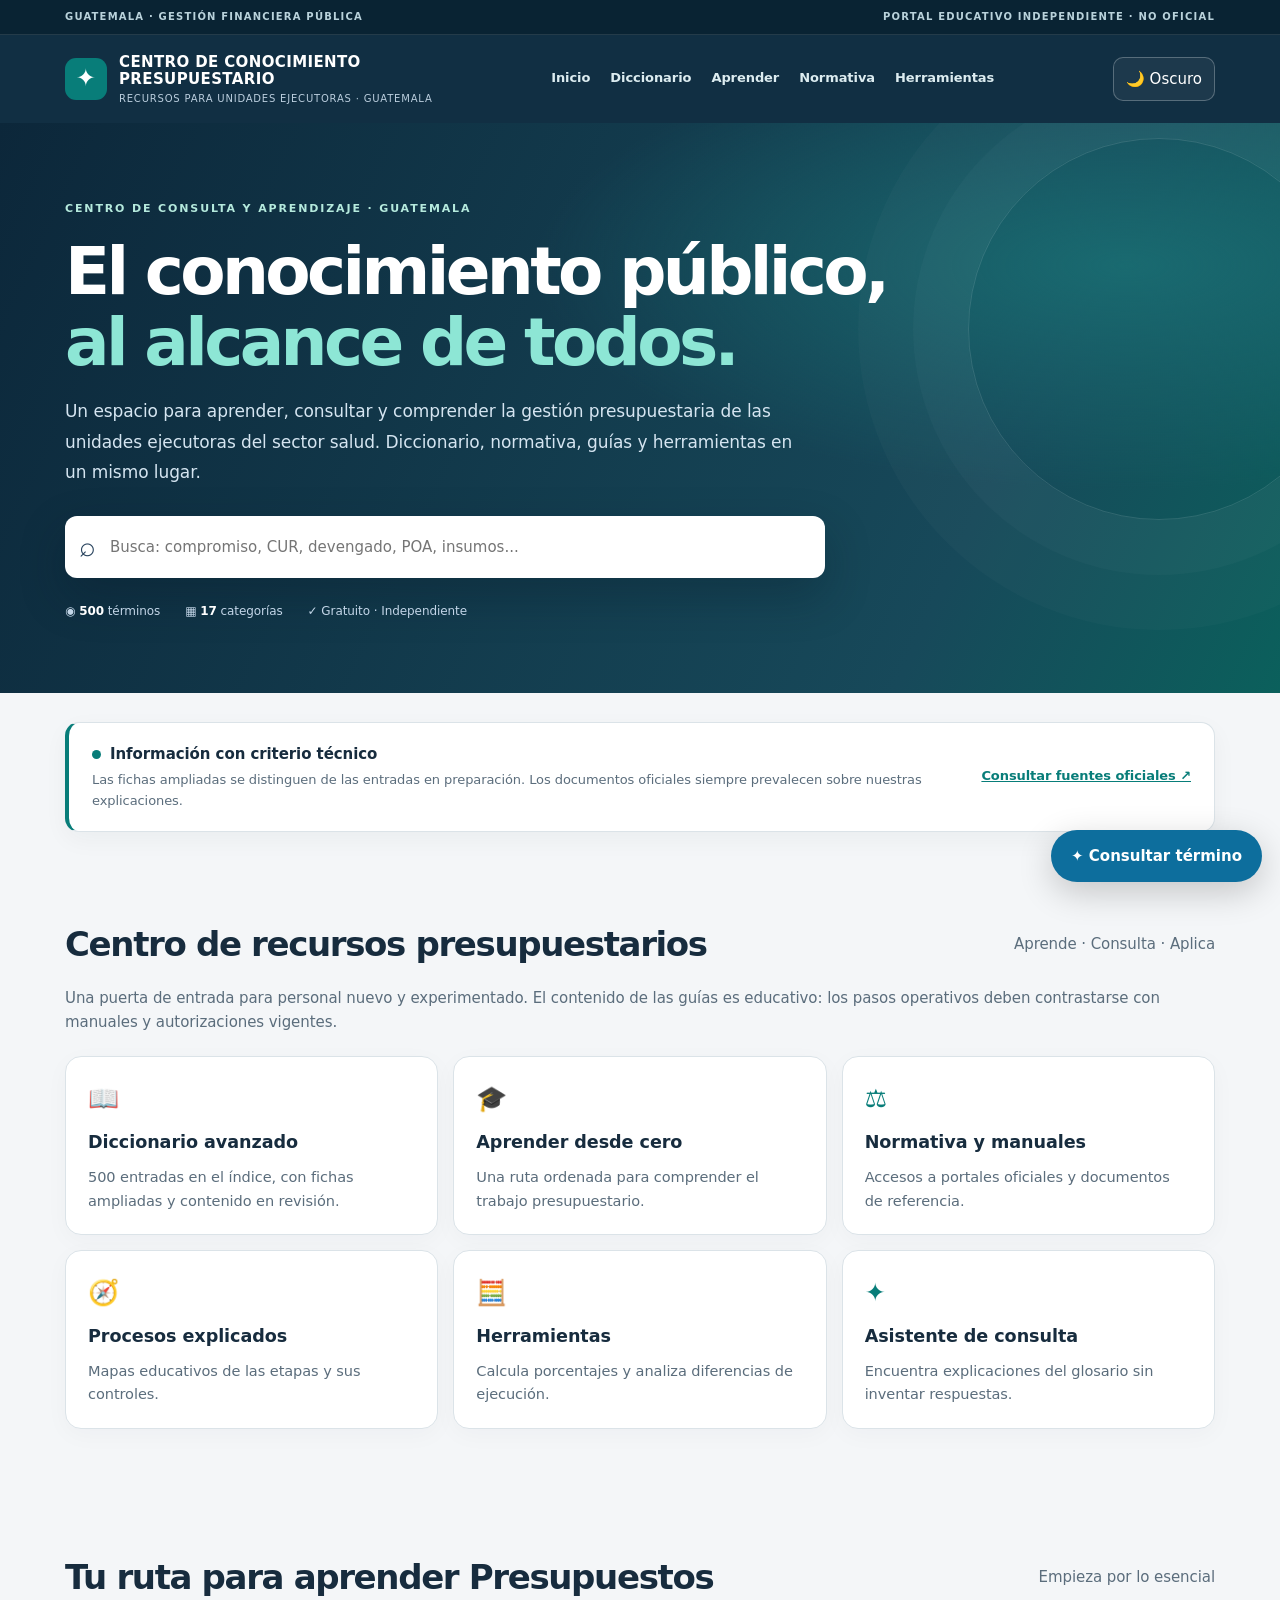
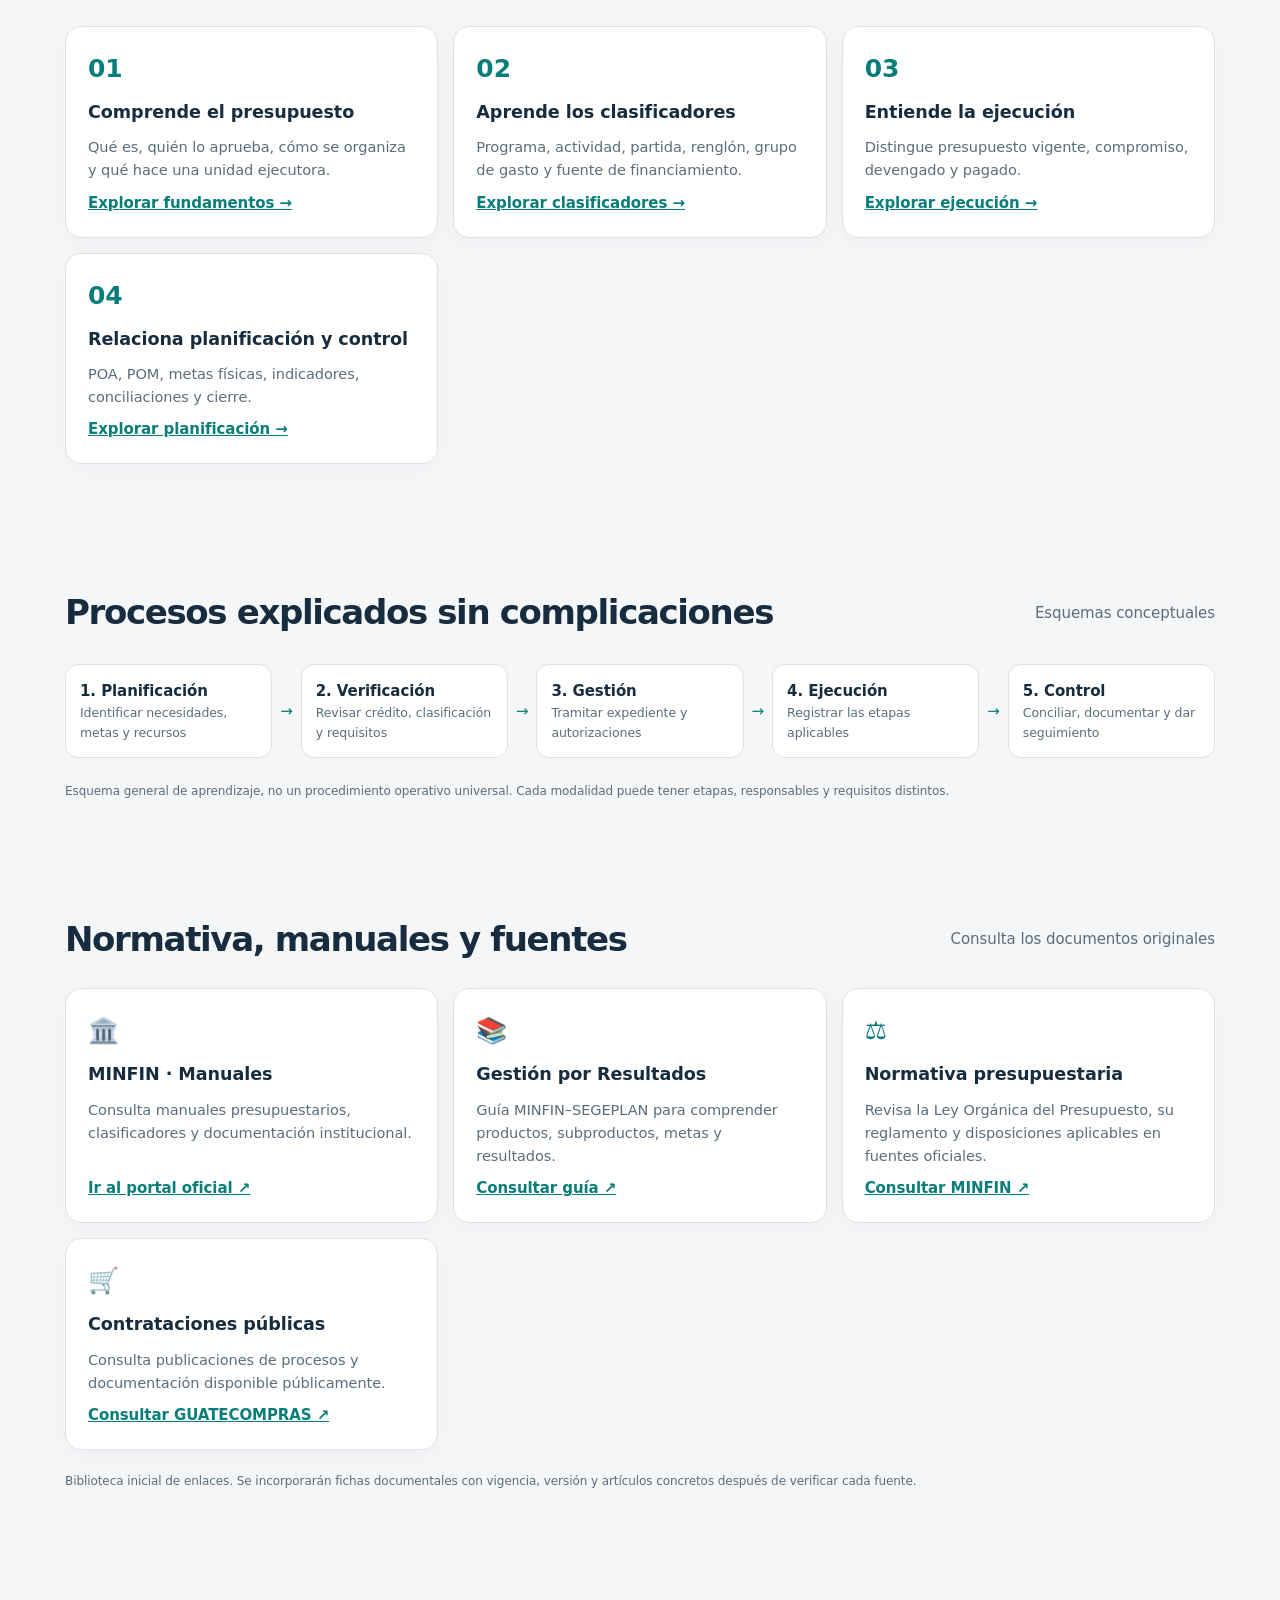
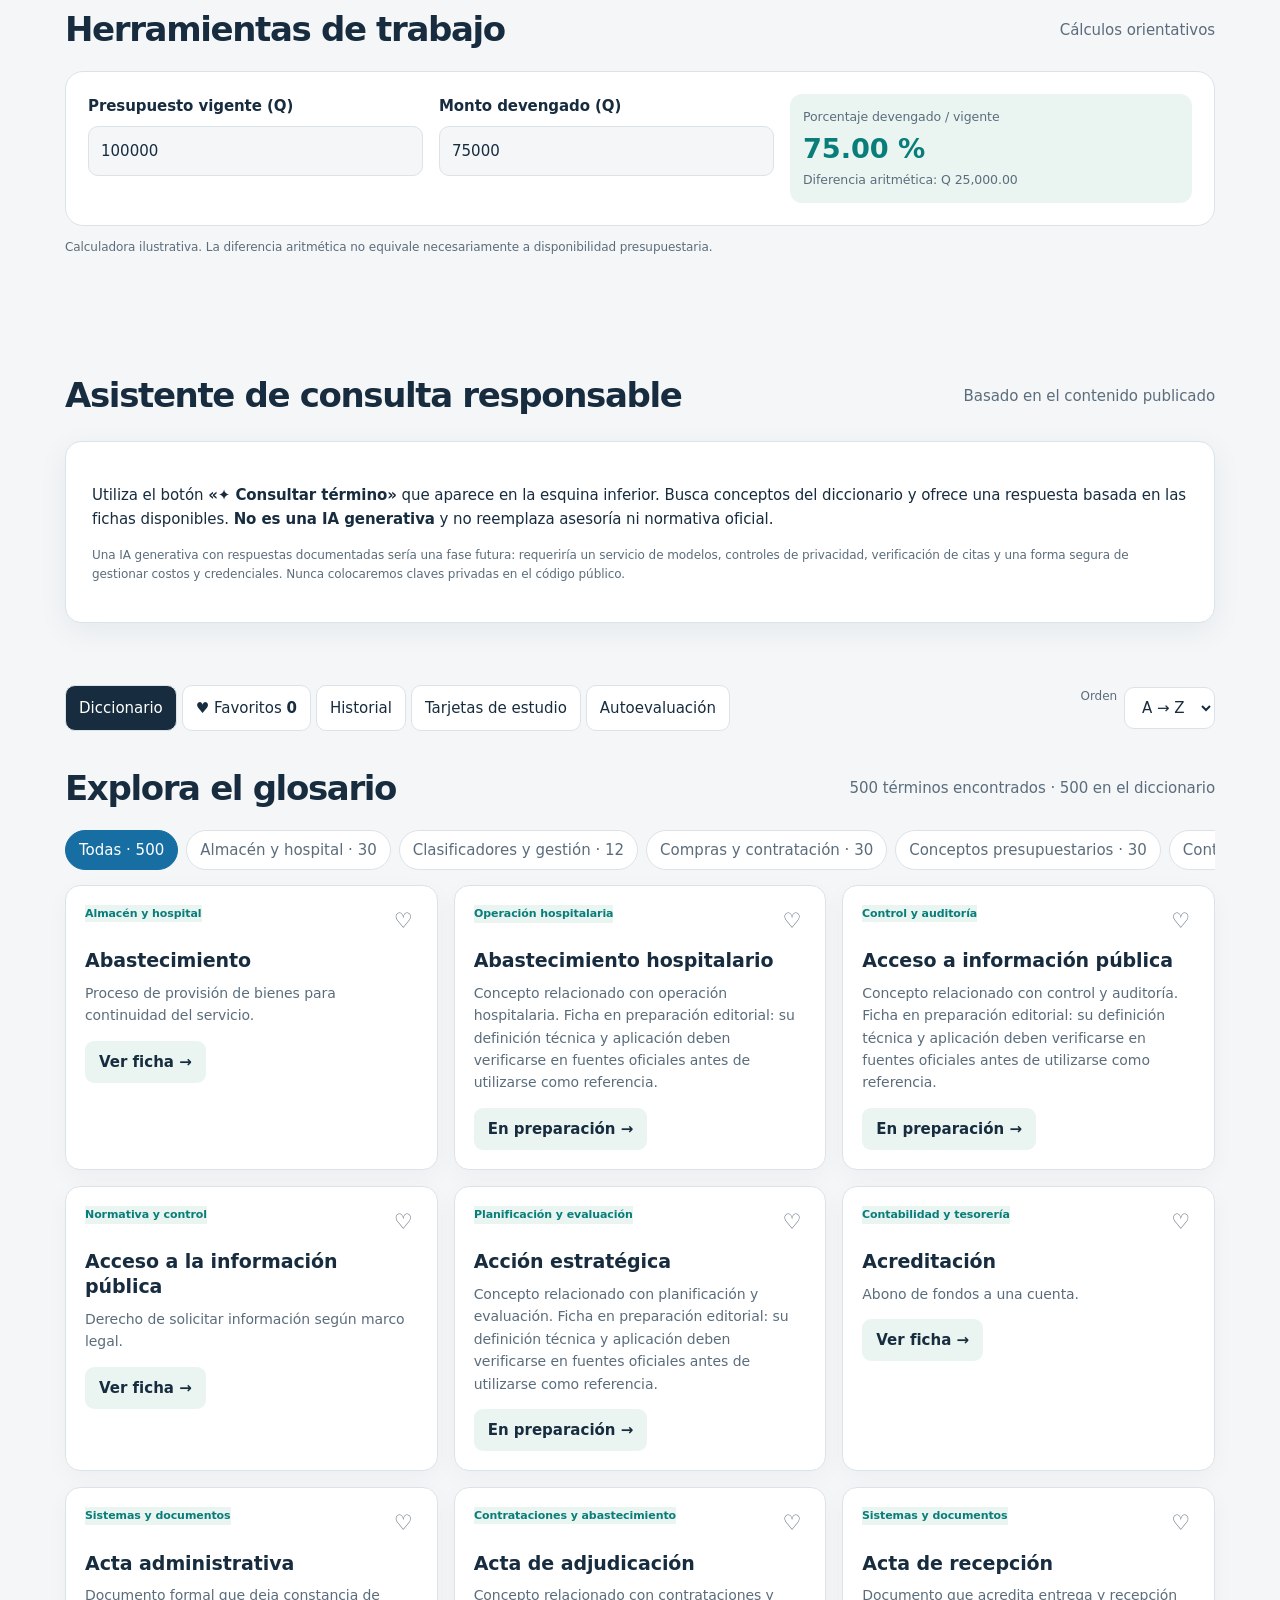
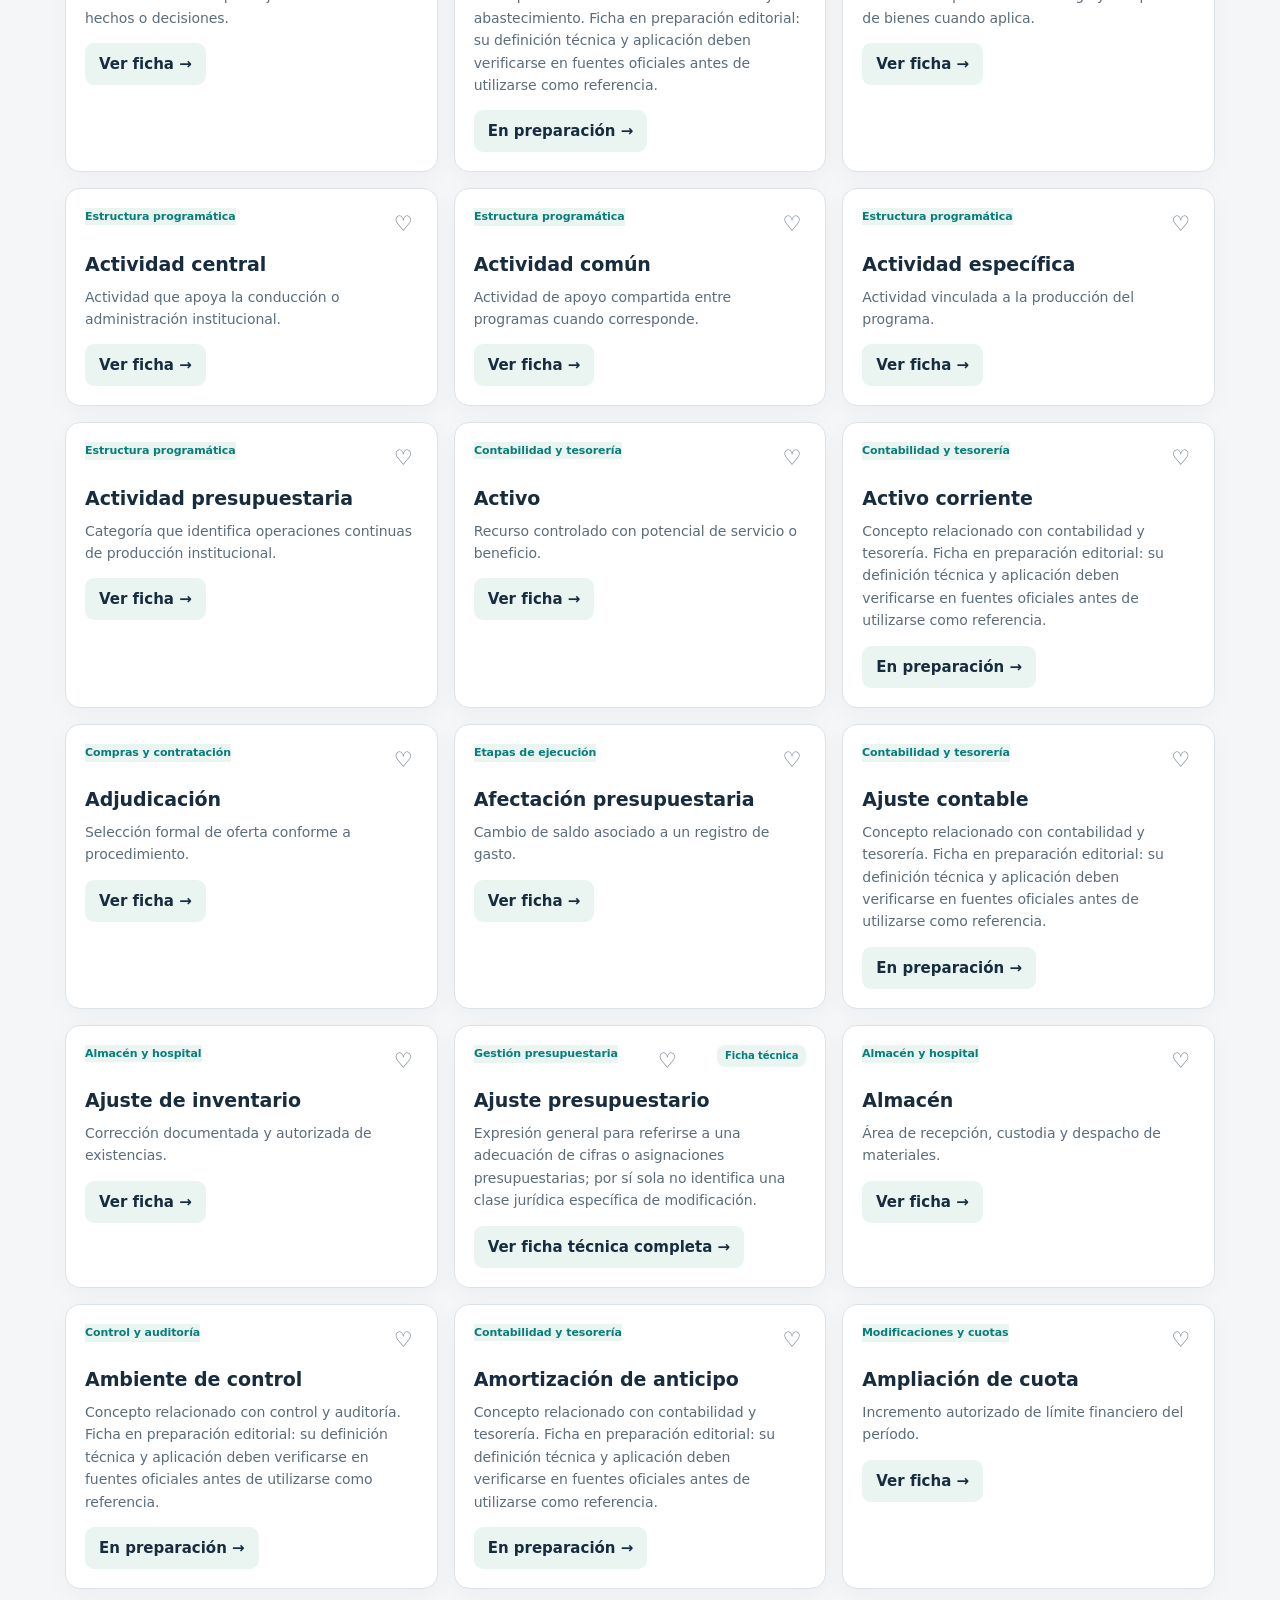
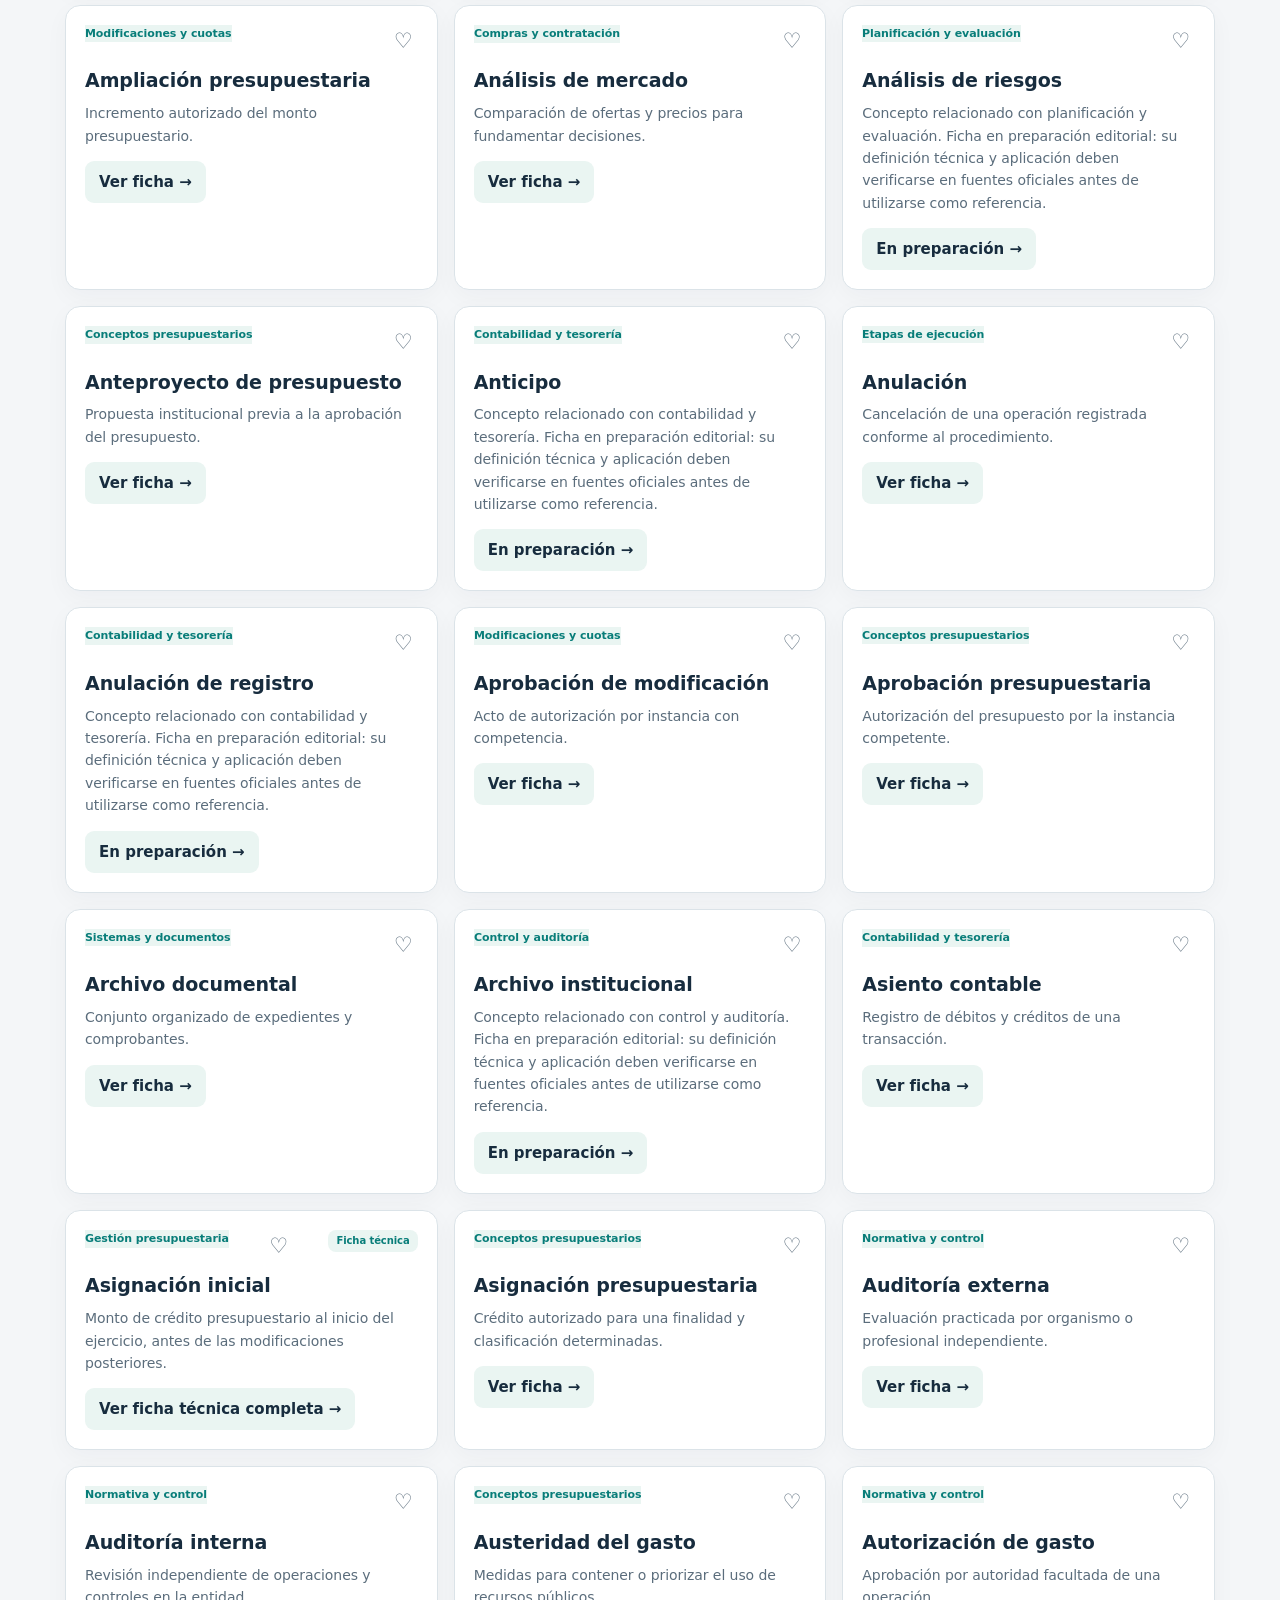
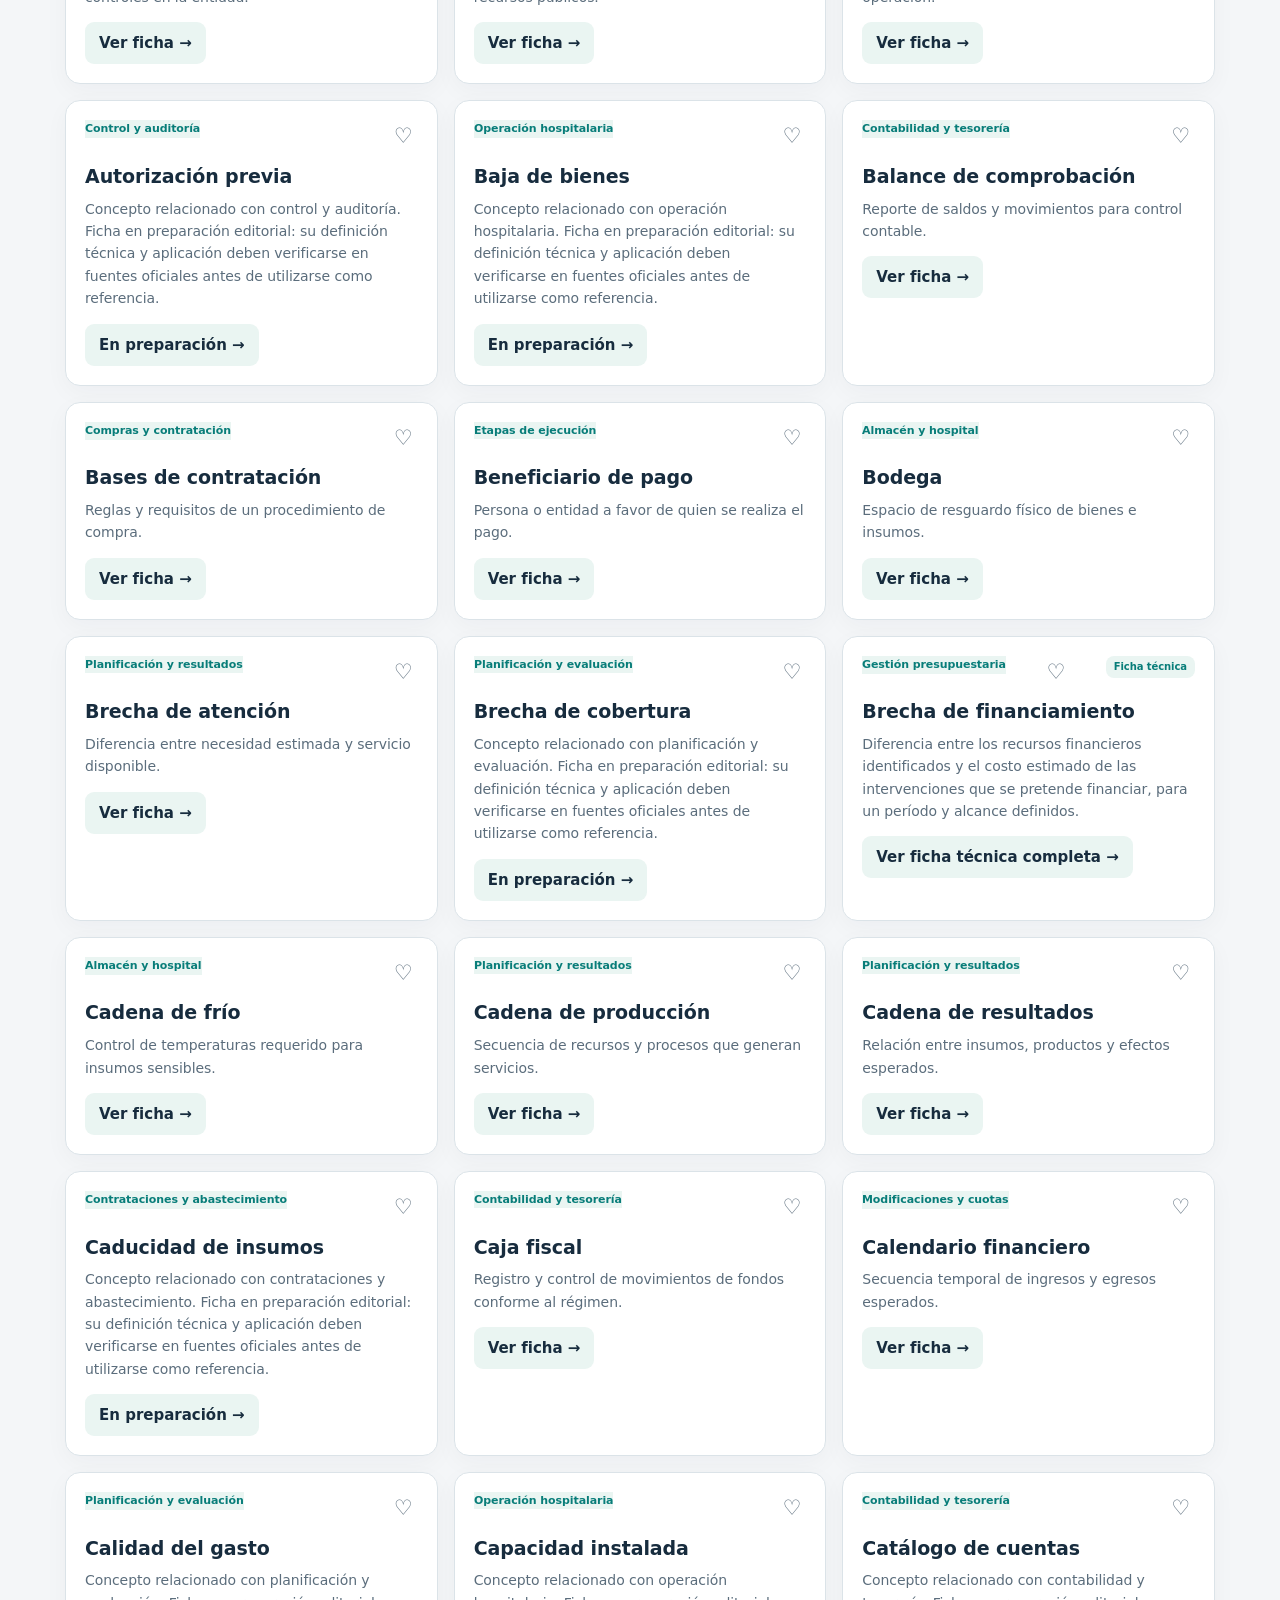
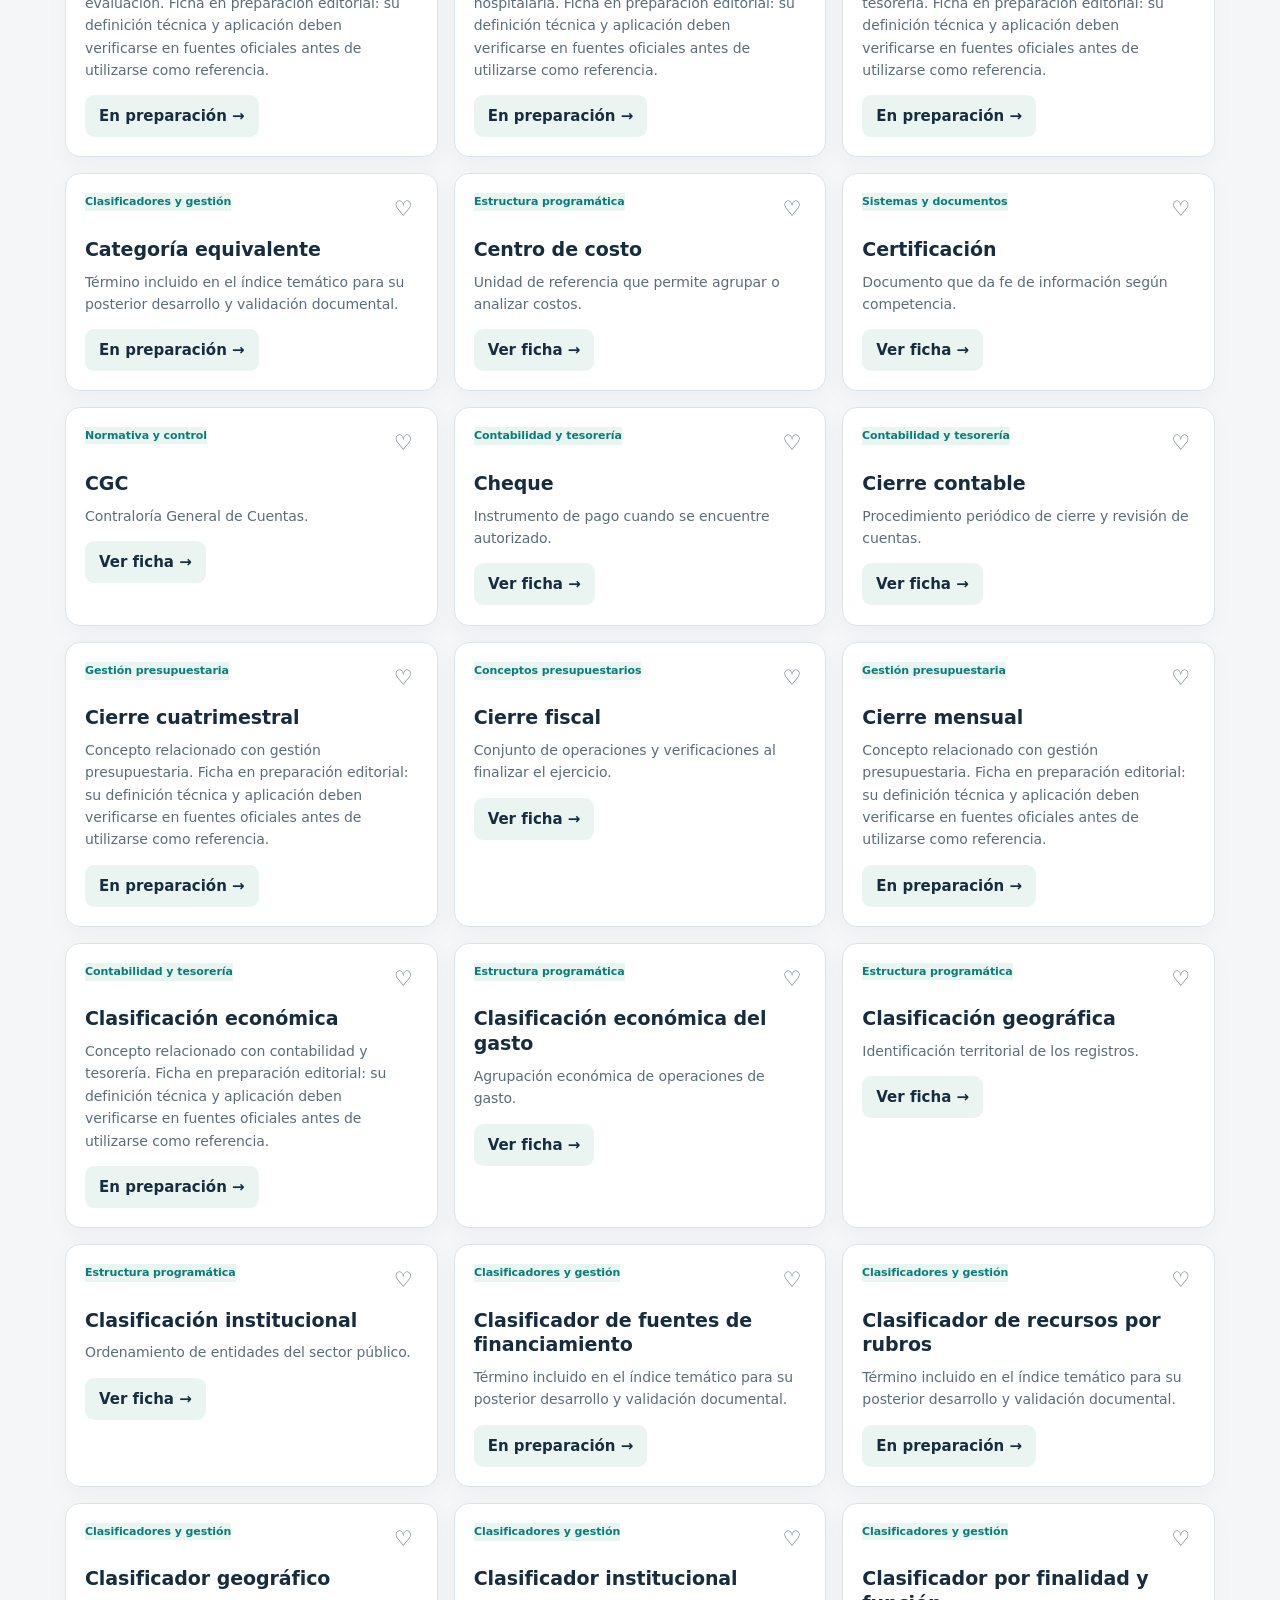
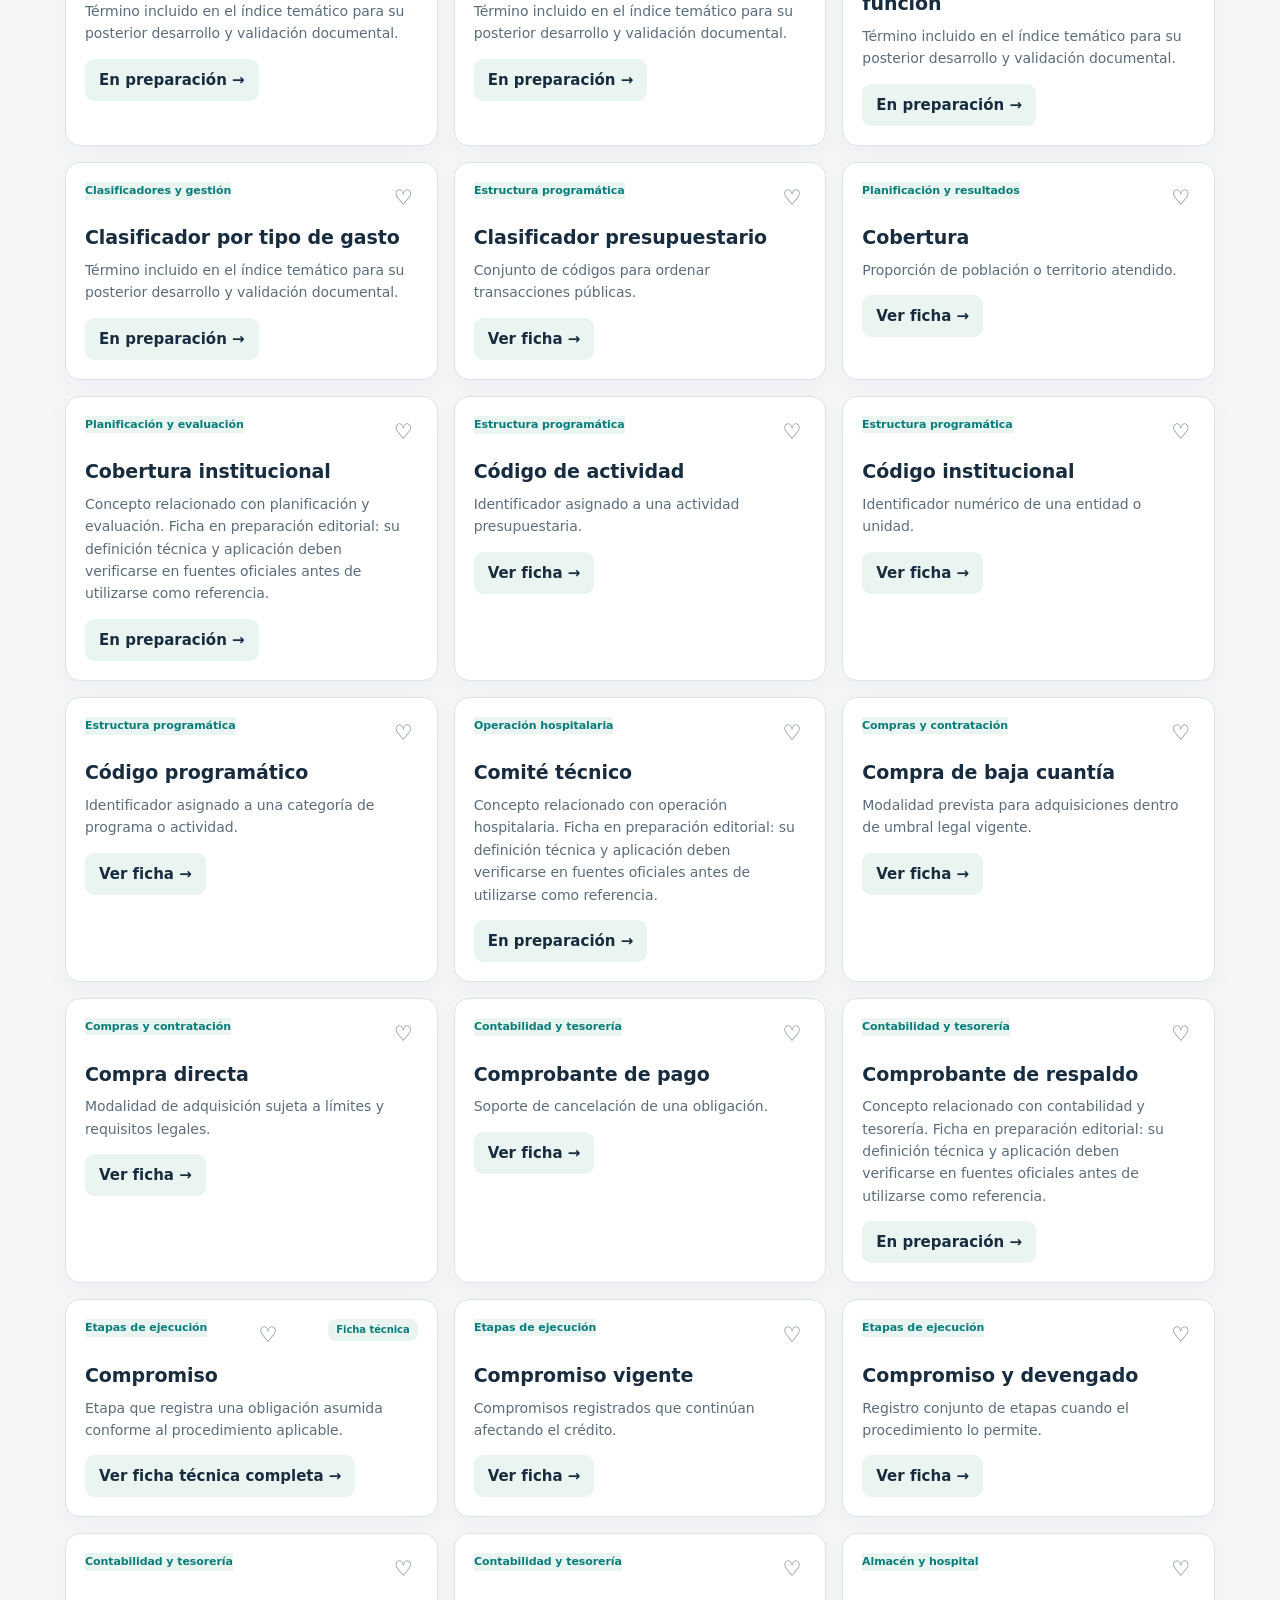
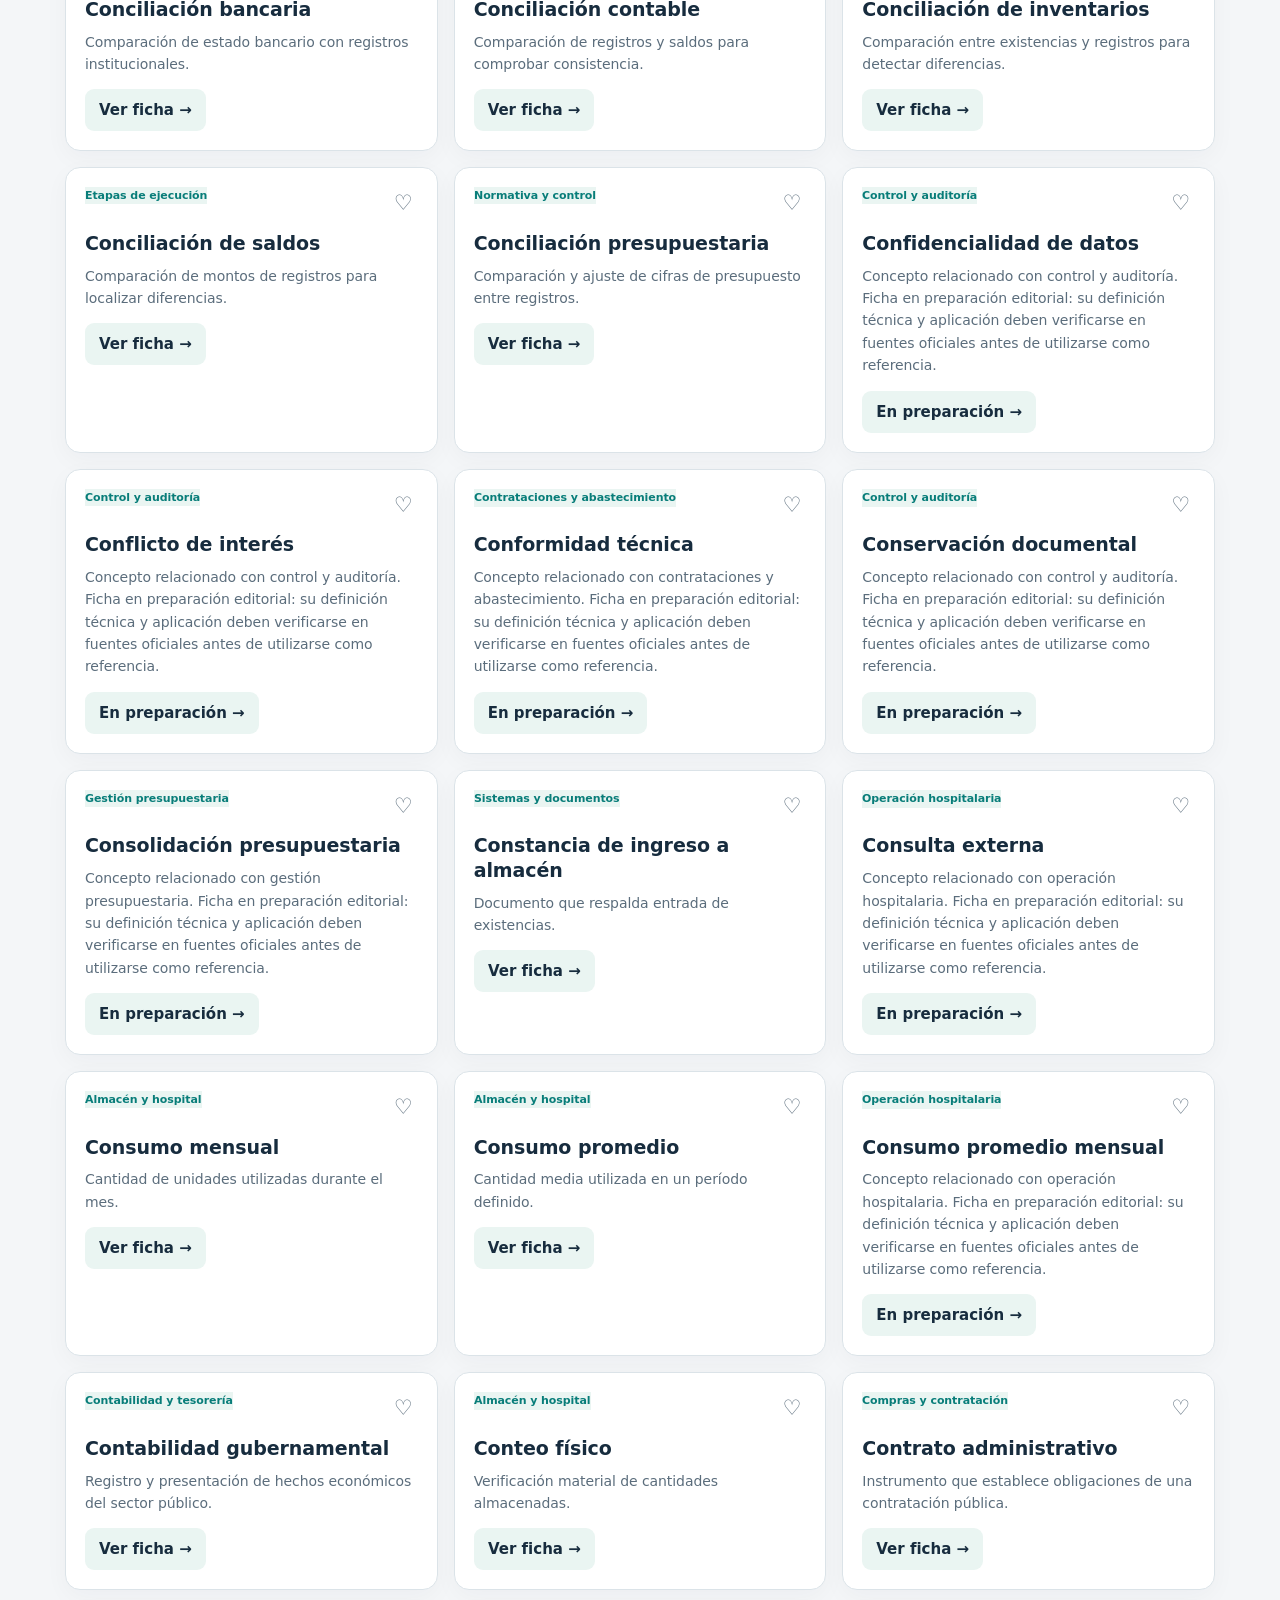
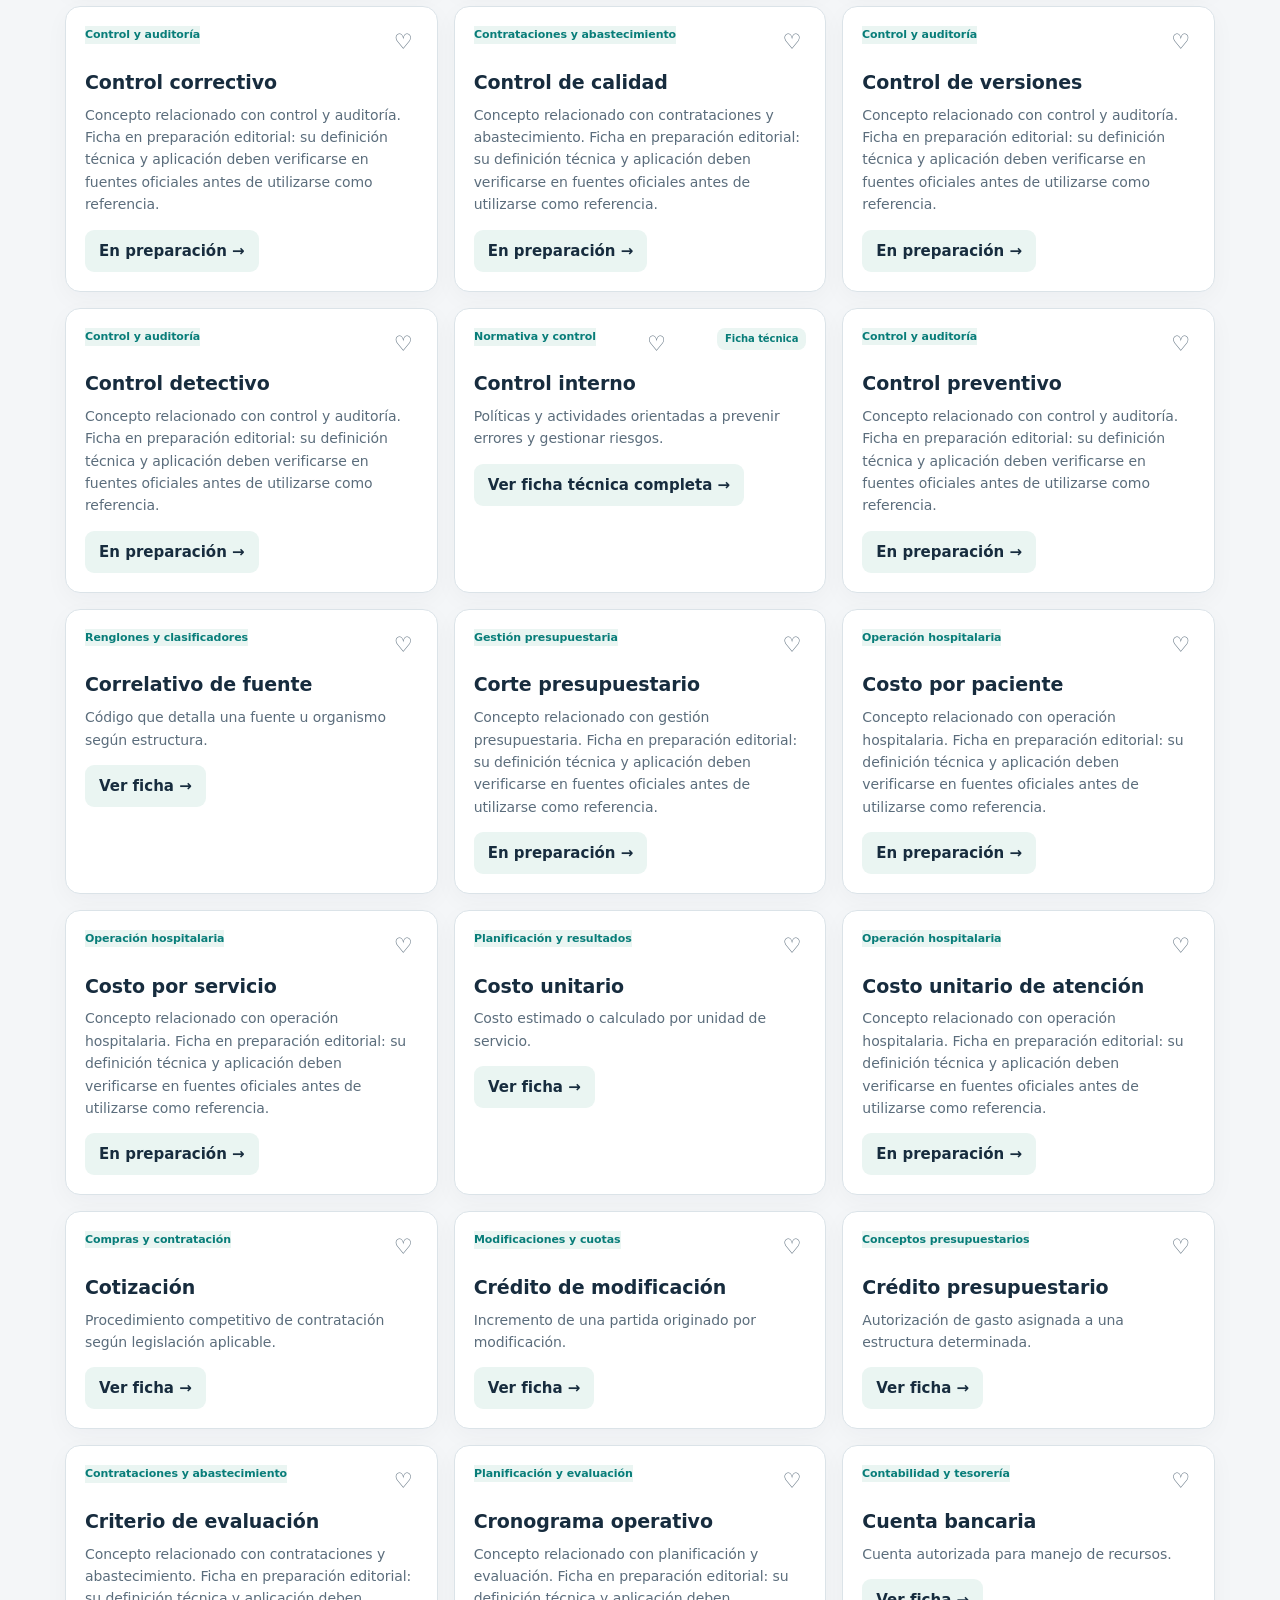
<file: diccionario.html>
<!doctype html>
<html lang="es"><head><meta charset="utf-8"><meta name="viewport" content="width=device-width,initial-scale=1">
<meta name="description" content="Diccionario gratuito de términos presupuestarios y hospitalarios de Guatemala. Consulta conceptos, ejemplos y fuentes."><meta name="theme-color" content="#0d2446">
<title>Centro de Conocimiento Presupuestario | Guatemala</title><link rel="stylesheet" href="styles.css">
<style>#toast{position:fixed;bottom:20px;left:20px;padding:12px 18px;background:#0a836c;color:white;border-radius:12px;z-index:30}#toast[hidden]{display:none}.print-term #printArea{display:block!important;white-space:pre-wrap;font-size:18px;margin:40px}.print-term>*:not(#printArea){display:none!important}@media print{body.print-term{background:white;color:black}}</style>
<style>.portal-section{padding:45px 0 14px;scroll-margin-top:22px}.portal-grid{display:grid;grid-template-columns:repeat(3,minmax(0,1fr));gap:15px;margin:22px 0}.portal-card{display:flex;flex-direction:column;gap:9px;text-decoration:none;background:var(--card);border:1px solid var(--stroke);border-radius:18px;padding:22px;color:var(--ink);box-shadow:0 10px 25px #1023400a}.portal-card>span{font-size:25px;color:var(--accent);font-weight:850}.portal-card strong{font-size:1.1rem}.portal-card small,.portal-card p{color:var(--muted);font-size:.91rem;margin:0}.portal-card a{margin-top:auto;color:var(--accent);font-weight:750}.portal-card:hover{border-color:var(--accent)}.portal-process{display:flex;align-items:stretch;gap:8px;margin:24px 0}.portal-process div{flex:1;min-width:0;background:var(--card);border:1px solid var(--stroke);border-radius:13px;padding:14px}.portal-process b{display:block}.portal-process small{display:block;color:var(--muted)}.portal-process>span{align-self:center;color:var(--accent)}.portal-calc{display:grid;grid-template-columns:1fr 1fr 1.2fr;gap:16px;background:var(--card);padding:22px;border-radius:18px;border:1px solid var(--stroke)}.portal-calc label{display:block;font-weight:700;margin-bottom:8px}.portal-calc input{width:100%;padding:12px;border:1px solid var(--stroke);border-radius:10px;background:var(--bg);color:var(--ink)}.portal-result{background:var(--shade);border-radius:12px;padding:13px;display:flex;flex-direction:column}.portal-result strong{font-size:1.7rem;color:var(--accent)}.portal-result small{color:var(--muted)}@media(max-width:850px){.portal-grid{grid-template-columns:repeat(2,1fr)}.portal-process{flex-direction:column}.portal-process>span{transform:rotate(90deg)}.portal-calc{grid-template-columns:1fr}}@media(max-width:560px){.portal-grid{grid-template-columns:1fr}}</style><style id="focused-dictionary">body.focused .utility-strip,body.focused .top,body.focused .hero,body.focused .editorial-banner,body.focused #portal,body.focused #ruta,body.focused #procesos,body.focused #normativa,body.focused #herramientas,body.focused #asistente,body.focused .footer,body.focused .assistant,body.focused main>.panel{display:none!important}body.focused main{padding-top:12px!important}body.focused .toolbar{margin:8px 0 18px!important}body.focused #dictionaryView{display:block!important}body.focused .wrap{max-width:1160px!important}body.focused .subheading{margin-top:0!important}body.focused .grid{margin-bottom:25px!important}body.focused .modal{z-index:100!important}body.focused .focushead{display:flex;justify-content:space-between;align-items:center;gap:12px;padding:12px 20px;background:#102f42;color:white}body.focused .focushead strong{font-size:15px}body.focused .focushead a{color:#9de8d8;font-size:12px}.focushead{display:none}body.focused .focushead{display:flex}body.focused #studyView,body.focused #quizView{display:none}body.focused #studyView.active,body.focused #quizView.active{display:block!important}body.focused #dictionaryView:not(.active){display:none!important}@media(max-width:550px){body.focused .focushead{padding:10px 14px}body.focused .focushead strong{font-size:12px}}</style></head><body>
<div class="focushead"><strong>📖 Diccionario presupuestario</strong><a href="./#inicio" target="_top">← Volver al portal</a></div><a href="#dictionaryView" class="skip">Saltar al diccionario</a><div class="utility-strip"><div class="wrap"><span>GUATEMALA · GESTIÓN FINANCIERA PÚBLICA</span><span>PORTAL EDUCATIVO INDEPENDIENTE · NO OFICIAL</span></div></div>
<header class="top"><div class="wrap topline"><a class="brand" href="./"><span class="logo">✦</span><span>CENTRO DE CONOCIMIENTO<br>PRESUPUESTARIO<span class="brandsub">Recursos para unidades ejecutoras · Guatemala</span></span></a><nav class="header-nav" aria-label="Navegación principal"><a href="#portal">Inicio</a><a href="#dictionaryView">Diccionario</a><a href="#ruta">Aprender</a><a href="#normativa">Normativa</a><a href="#herramientas">Herramientas</a></nav><div class="topactions"><button id="theme" type="button" aria-label="Cambiar modo de color">🌙 Oscuro</button></div></div></header>
<section class="hero"><div class="wrap"><div class="eyebrow">CENTRO DE CONSULTA Y APRENDIZAJE · GUATEMALA</div><h1>El conocimiento público,<br><em>al alcance de todos.</em></h1><p>Un espacio para aprender, consultar y comprender la gestión presupuestaria de las unidades ejecutoras del sector salud. Diccionario, normativa, guías y herramientas en un mismo lugar.</p><label class="searchbox" for="query"><span aria-hidden="true">⌕</span><input id="query" type="search" placeholder="Busca: compromiso, CUR, devengado, POA, insumos..." autocomplete="off"></label><div class="stats"><span>◉ <strong id="statTerms">—</strong> términos</span><span>▦ <strong id="statCategories">—</strong> categorías</span><span>✓ Gratuito · Independiente</span></div></div></section>
<main class="wrap">
<div class="editorial-banner"><div><span class="editorial-dot"></span><strong>Información con criterio técnico</strong><p>Las fichas ampliadas se distinguen de las entradas en preparación. Los documentos oficiales siempre prevalecen sobre nuestras explicaciones.</p></div><a href="#normativa">Consultar fuentes oficiales ↗</a></div><section id="portal" class="portal-section" aria-label="Centro de recursos"><div class="subheading"><h2>Centro de recursos presupuestarios</h2><span class="muted">Aprende · Consulta · Aplica</span></div><p class="muted">Una puerta de entrada para personal nuevo y experimentado. El contenido de las guías es educativo: los pasos operativos deben contrastarse con manuales y autorizaciones vigentes.</p><div class="portal-grid"><a class="portal-card" href="#dictionaryView"><span>📖</span><strong>Diccionario avanzado</strong><small>500 entradas en el índice, con fichas ampliadas y contenido en revisión.</small></a><a class="portal-card" href="#ruta"><span>🎓</span><strong>Aprender desde cero</strong><small>Una ruta ordenada para comprender el trabajo presupuestario.</small></a><a class="portal-card" href="#normativa"><span>⚖️</span><strong>Normativa y manuales</strong><small>Accesos a portales oficiales y documentos de referencia.</small></a><a class="portal-card" href="#procesos"><span>🧭</span><strong>Procesos explicados</strong><small>Mapas educativos de las etapas y sus controles.</small></a><a class="portal-card" href="#herramientas"><span>🧮</span><strong>Herramientas</strong><small>Calcula porcentajes y analiza diferencias de ejecución.</small></a><a class="portal-card" href="#asistente"><span>✦</span><strong>Asistente de consulta</strong><small>Encuentra explicaciones del glosario sin inventar respuestas.</small></a></div></section>
<section id="ruta" class="portal-section"><div class="subheading"><h2>Tu ruta para aprender Presupuestos</h2><span class="muted">Empieza por lo esencial</span></div><div class="portal-grid"><article class="portal-card"><span>01</span><strong>Comprende el presupuesto</strong><p>Qué es, quién lo aprueba, cómo se organiza y qué hace una unidad ejecutora.</p><a href="#dictionaryView" data-lookup="presupuesto">Explorar fundamentos →</a></article><article class="portal-card"><span>02</span><strong>Aprende los clasificadores</strong><p>Programa, actividad, partida, renglón, grupo de gasto y fuente de financiamiento.</p><a href="#dictionaryView" data-lookup="renglón">Explorar clasificadores →</a></article><article class="portal-card"><span>03</span><strong>Entiende la ejecución</strong><p>Distingue presupuesto vigente, compromiso, devengado y pagado.</p><a href="#dictionaryView" data-lookup="devengado">Explorar ejecución →</a></article><article class="portal-card"><span>04</span><strong>Relaciona planificación y control</strong><p>POA, POM, metas físicas, indicadores, conciliaciones y cierre.</p><a href="#dictionaryView" data-lookup="POA">Explorar planificación →</a></article></div></section>
<section id="procesos" class="portal-section"><div class="subheading"><h2>Procesos explicados sin complicaciones</h2><span class="muted">Esquemas conceptuales</span></div><div class="portal-process"><div><b>1. Planificación</b><small>Identificar necesidades, metas y recursos</small></div><span>→</span><div><b>2. Verificación</b><small>Revisar crédito, clasificación y requisitos</small></div><span>→</span><div><b>3. Gestión</b><small>Tramitar expediente y autorizaciones</small></div><span>→</span><div><b>4. Ejecución</b><small>Registrar las etapas aplicables</small></div><span>→</span><div><b>5. Control</b><small>Conciliar, documentar y dar seguimiento</small></div></div><p class="mini">Esquema general de aprendizaje, no un procedimiento operativo universal. Cada modalidad puede tener etapas, responsables y requisitos distintos.</p></section>
<section id="normativa" class="portal-section"><div class="subheading"><h2>Normativa, manuales y fuentes</h2><span class="muted">Consulta los documentos originales</span></div><div class="portal-grid"><article class="portal-card"><span>🏛️</span><strong>MINFIN · Manuales</strong><p>Consulta manuales presupuestarios, clasificadores y documentación institucional.</p><a href="https://www.minfin.gob.gt/legislacion-y-normas/manuales" target="_blank" rel="noopener noreferrer">Ir al portal oficial ↗</a></article><article class="portal-card"><span>📚</span><strong>Gestión por Resultados</strong><p>Guía MINFIN–SEGEPLAN para comprender productos, subproductos, metas y resultados.</p><a href="https://portal.segeplan.gob.gt/segeplan/wp-content/uploads/2024/03/Guia_GpR_MINFIN_SEGEPLAN.pdf" target="_blank" rel="noopener noreferrer">Consultar guía ↗</a></article><article class="portal-card"><span>⚖️</span><strong>Normativa presupuestaria</strong><p>Revisa la Ley Orgánica del Presupuesto, su reglamento y disposiciones aplicables en fuentes oficiales.</p><a href="https://www.minfin.gob.gt/" target="_blank" rel="noopener noreferrer">Consultar MINFIN ↗</a></article><article class="portal-card"><span>🛒</span><strong>Contrataciones públicas</strong><p>Consulta publicaciones de procesos y documentación disponible públicamente.</p><a href="https://www.guatecompras.gt/" target="_blank" rel="noopener noreferrer">Consultar GUATECOMPRAS ↗</a></article></div><p class="mini">Biblioteca inicial de enlaces. Se incorporarán fichas documentales con vigencia, versión y artículos concretos después de verificar cada fuente.</p></section>
<section id="herramientas" class="portal-section"><div class="subheading"><h2>Herramientas de trabajo</h2><span class="muted">Cálculos orientativos</span></div><div class="portal-calc"><div><label for="vigenteCalc">Presupuesto vigente (Q)</label><input id="vigenteCalc" type="number" min="0" step="0.01" value="100000"></div><div><label for="devengadoCalc">Monto devengado (Q)</label><input id="devengadoCalc" type="number" min="0" step="0.01" value="75000"></div><div class="portal-result"><small>Porcentaje devengado / vigente</small><strong id="pctCalc">75.00 %</strong><small id="saldoCalc">Diferencia aritmética: Q 25,000.00</small></div></div><p class="mini">Calculadora ilustrativa. La diferencia aritmética no equivale necesariamente a disponibilidad presupuestaria.</p></section>
<section id="asistente" class="portal-section"><div class="subheading"><h2>Asistente de consulta responsable</h2><span class="muted">Basado en el contenido publicado</span></div><div class="panel"><p>Utiliza el botón <b>«✦ Consultar término»</b> que aparece en la esquina inferior. Busca conceptos del diccionario y ofrece una respuesta basada en las fichas disponibles. <b>No es una IA generativa</b> y no reemplaza asesoría ni normativa oficial.</p><p class="mini">Una IA generativa con respuestas documentadas sería una fase futura: requeriría un servicio de modelos, controles de privacidad, verificación de citas y una forma segura de gestionar costos y credenciales. Nunca colocaremos claves privadas en el código público.</p></div></section><div class="toolbar"><nav class="tabbar" aria-label="Secciones"><button class="tab selected" data-view="all">Diccionario</button><button class="tab" data-view="favorites">♥ Favoritos <b id="favoritesN">0</b></button><button class="tab" data-view="history">Historial</button><button class="tab" data-view="study">Tarjetas de estudio</button><button class="tab" data-view="quiz">Autoevaluación</button></nav><div class="filters"><label for="sort" class="mini">Orden</label><select id="sort"><option value="az">A → Z</option><option value="za">Z → A</option></select></div></div>
<section id="dictionaryView" class="view active" aria-label="Diccionario"><div class="subheading"><h2>Explora el glosario</h2><span id="count" class="muted">Cargando términos...</span></div><div id="categories" class="chips" aria-label="Filtrar por categorías"></div><div class="grid" id="cards"></div></section>
<section id="studyView" class="view" aria-label="Tarjetas para estudiar"><div class="study panel"><span class="tag" id="studyCategory">Estudio</span><h2>Tarjetas de estudio</h2><p class="muted">Memoriza conceptos a tu ritmo. Toca la tarjeta para descubrir la explicación.</p><div id="studyCard" class="studycard" tabindex="0" role="button" aria-label="Revelar definición" onkeydown="if(event.key==='Enter'||event.key===' '){event.preventDefault();this.click()}"><h2 id="studyTitle">Preparando...</h2><p id="studyAnswer">Toca para descubrir</p></div><div class="row" style="justify-content:center"><span id="studyPosition" class="muted"></span><button id="nextStudy" class="primary">Siguiente término →</button></div></div></section>
<section id="quizView" class="view" aria-label="Cuestionario"><div class="study panel"><span class="tag">PRÁCTICA</span><h2>Comprueba tus conocimientos</h2><p class="muted" id="quizScore">0 de 0 correctas</p><h3 id="quizQuestion">Preparando pregunta...</h3><div id="quizAnswers"></div><p id="quizFeedback" role="status"></p><button id="quizNext" class="primary">Nueva pregunta →</button></div></section>
<section class="panel"><h2>Fuentes y alcance</h2><p>Recurso educativo independiente, no oficial. Sus explicaciones son síntesis didácticas; cuando la aplicación de una disposición dependa de su versión, modalidad o ejercicio fiscal, debe consultarse el texto oficial actualizado. Algunas fichas muestran referencias generales por materia, no citas de artículo verificadas individualmente.</p><p><a href="https://www.minfin.gob.gt/legislacion-y-normas/manuales" target="_blank" rel="noopener">Manuales MINFIN ↗</a> · <a href="https://portal.segeplan.gob.gt/segeplan/wp-content/uploads/2024/03/Guia_GpR_MINFIN_SEGEPLAN.pdf" target="_blank" rel="noopener">Guía MINFIN–SEGEPLAN ↗</a></p><button class="ghost" id="report">⚑ Reportar un error o sugerir corrección</button><p class="mini">El formulario abre un reporte en GitHub; puede requerir una cuenta. No envíes datos personales o información interna del hospital.</p></section>
</main>
<footer class="footer"><div class="wrap"><strong>Diccionario Presupuestario Hospitalario</strong><p>Proyecto educativo gratuito para el aprendizaje de conceptos de gestión pública en Guatemala.</p><span class="mini">© 2026 · No afiliado oficialmente al MSPAS, MINFIN o SEGEPLAN.</span></div></footer>
<div id="modal" class="modal" hidden><div class="modalbody" role="dialog" aria-modal="true" aria-label="Ficha del término"><div style="text-align:right"><button id="closeModal" class="ghost" aria-label="Cerrar ficha">✕ Cerrar</button></div><div id="modalbody"></div></div></div>
<aside class="assistant"><div id="chat" class="chat" hidden><div class="chathead"><strong>✦ Ayuda del diccionario</strong><button id="chatClose" style="background:transparent;color:white;border:0;font-size:22px" aria-label="Cerrar chat">×</button></div><div id="chatlog" class="chatlog"><div class="bubble">¡Hola! Pregúntame por un término: «¿qué significa compromiso?» o «¿qué es un CUR?». Respondo únicamente desde el glosario; no soy una IA generativa.</div></div><form id="chatForm" class="chatForm"><input id="chatInput" placeholder="Escribe tu pregunta..." aria-label="Consulta del diccionario"><button class="primary" type="submit">Enviar</button></form></div><button id="chatToggle" class="chatToggle">✦ Consultar término</button></aside>
<div id="toast" role="status" hidden></div><div id="printArea" hidden></div><script defer src="fichas-ampliadas.js"></script><script defer src="app.js"></script><script>document.querySelectorAll('[data-lookup]').forEach(a=>a.addEventListener('click',()=>{const q=document.getElementById('query');q.value=a.dataset.lookup;q.dispatchEvent(new Event('input',{bubbles:true}));document.querySelector('[data-view="all"]').click()}));function calcBudget(){const a=Number(document.getElementById('vigenteCalc').value),b=Number(document.getElementById('devengadoCalc').value),fmt=new Intl.NumberFormat('es-GT',{minimumFractionDigits:2,maximumFractionDigits:2});document.getElementById('pctCalc').textContent=a>0?fmt.format(b/a*100)+' %':'No calculable';document.getElementById('saldoCalc').textContent='Diferencia aritmética: Q '+fmt.format(a-b)}['vigenteCalc','devengadoCalc'].forEach(id=>document.getElementById(id).addEventListener('input',calcBudget));calcBudget();</script><script>if(new URLSearchParams(location.search).has('integrado')){document.body.classList.add('focused');document.title='Diccionario · Centro de Conocimiento Presupuestario';const q=document.querySelector('#query');if(q){q.placeholder='Buscar términos dentro del diccionario...';const holder=document.querySelector('#dictionaryView .subheading');if(holder){const bar=document.createElement('div');bar.className='focused-search';bar.style.cssText='margin:15px 0 18px';bar.append(q);q.style.cssText='width:100%;max-width:100%;padding:15px;border:1px solid #cadbe0;border-radius:11px;background:var(--card);color:var(--ink)';holder.after(bar)}}}</script></body></html>
</file>
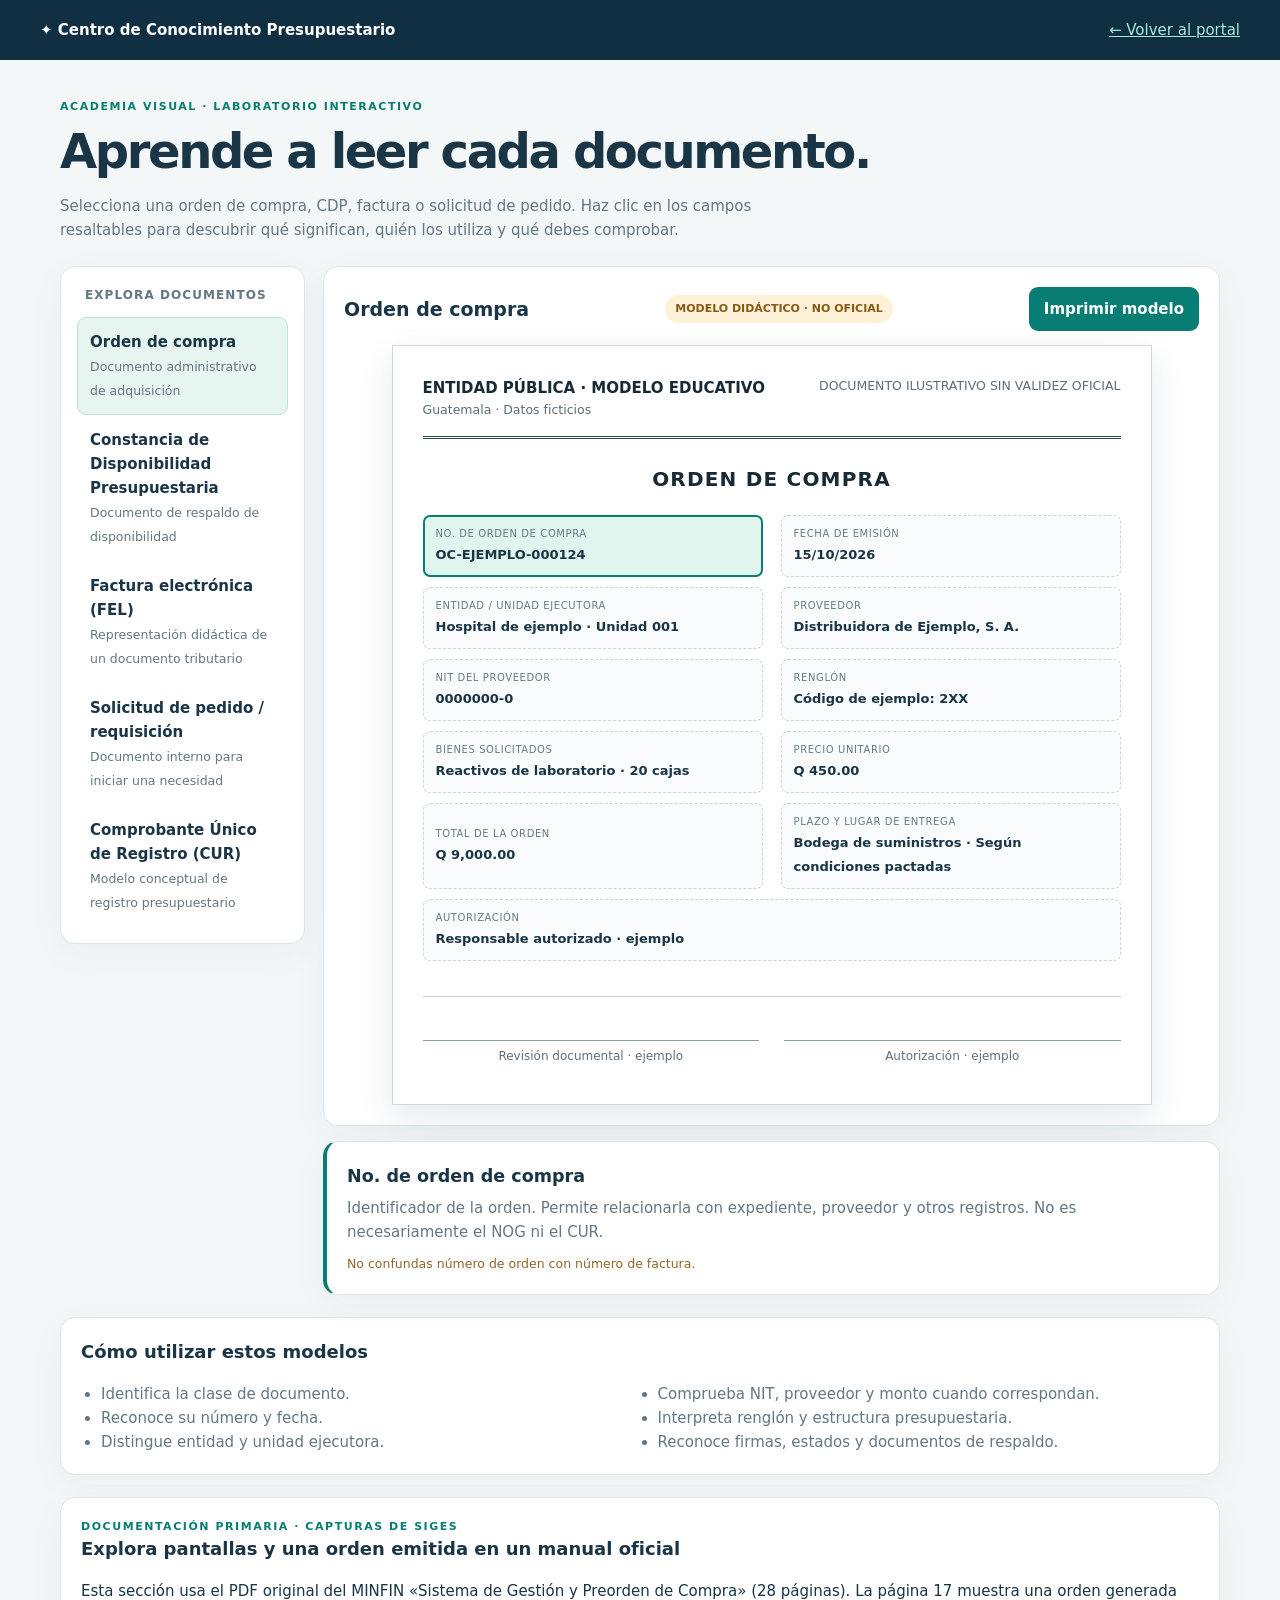
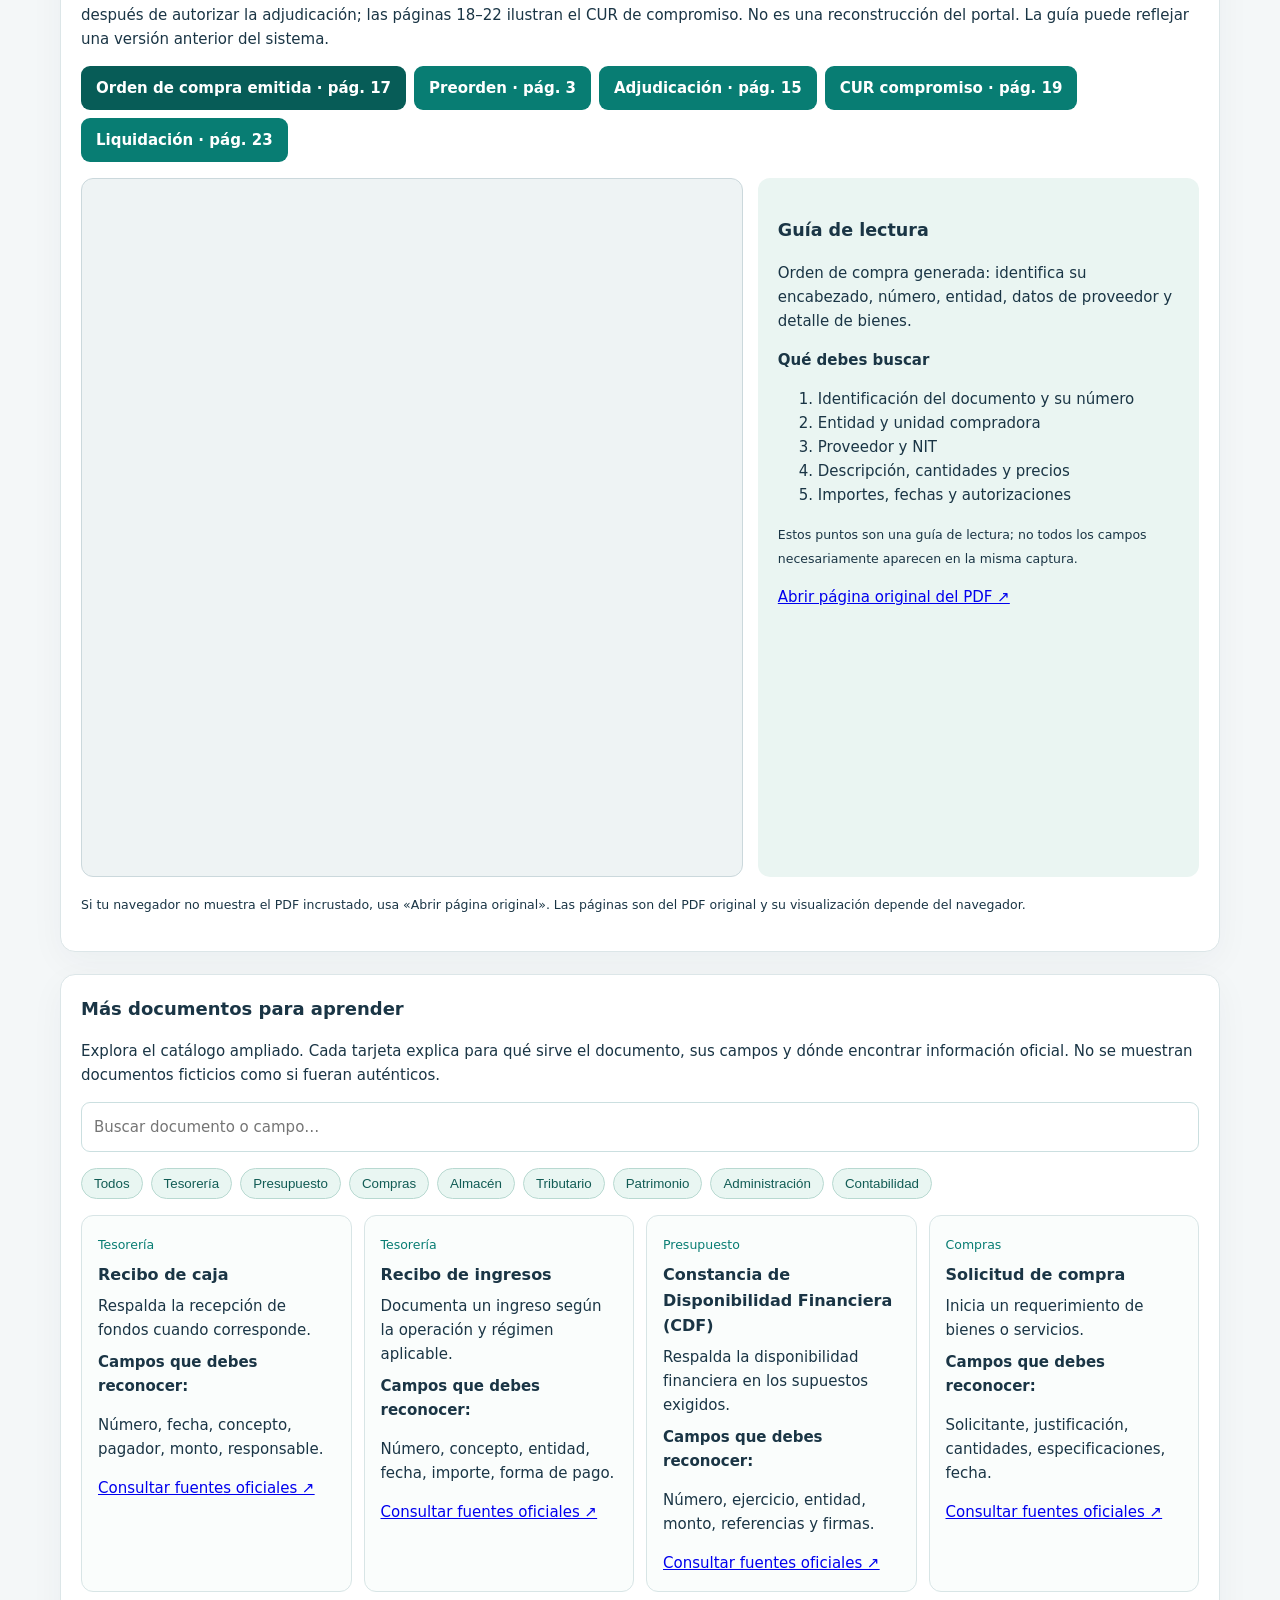
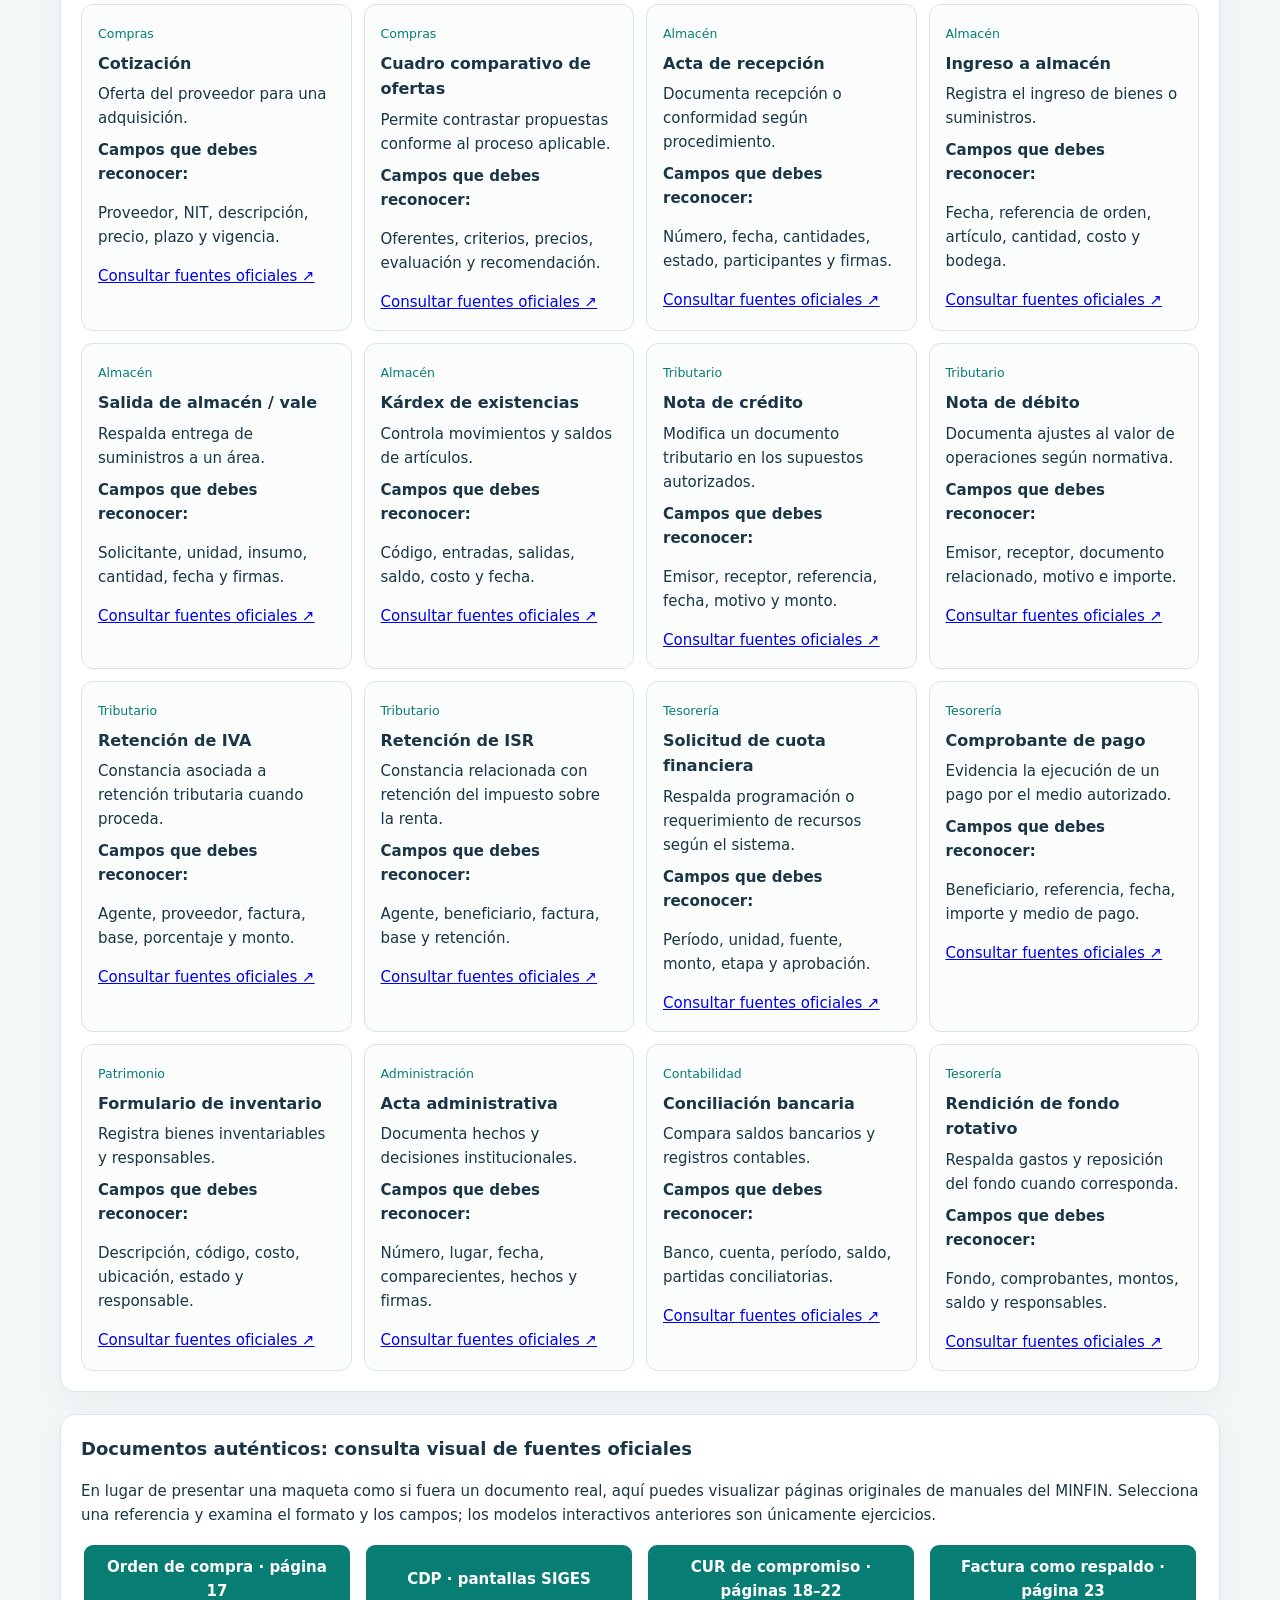
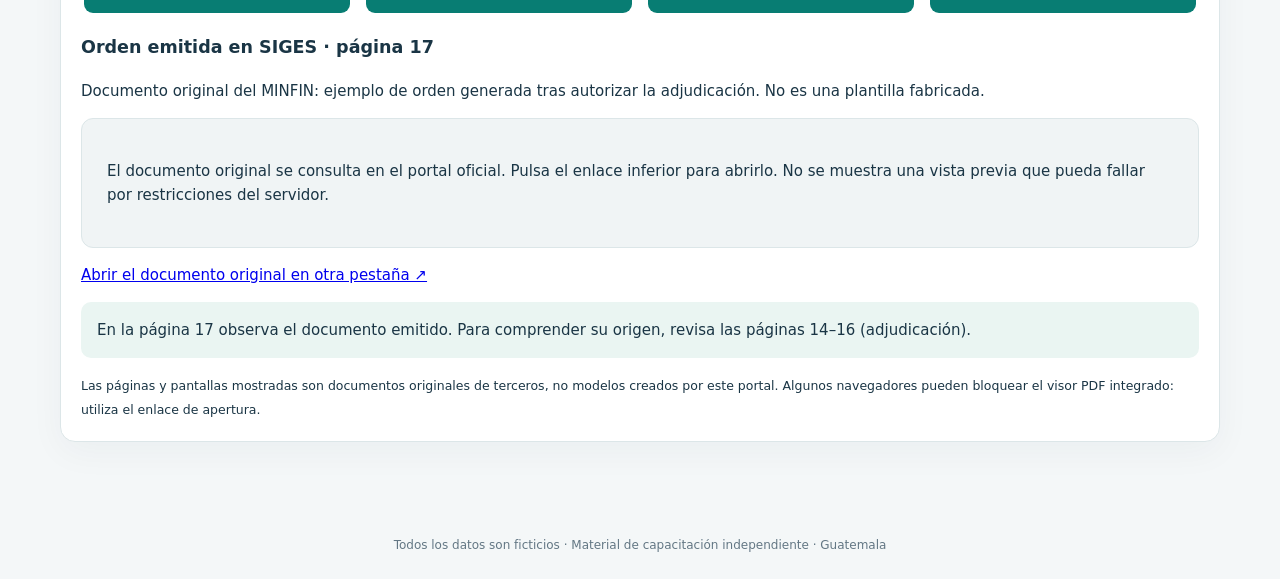
<file: documentos-ejemplo.html>
<!doctype html><html lang="es"><head><meta charset="utf-8"><meta name="viewport" content="width=device-width,initial-scale=1"><meta name="description" content="Explora documentos presupuestarios ilustrados, identifica cada campo y aprende su función."><title>Laboratorio de documentos | Centro de Conocimiento Presupuestario</title><style>:root{--navy:#102f42;--teal:#087d73;--ink:#1a3545;--muted:#637784;--line:#dce6e8;--bg:#f4f7f8}*{box-sizing:border-box}body{margin:0;background:var(--bg);color:var(--ink);font:15px/1.6 system-ui,"Segoe UI",sans-serif}header{background:var(--navy);color:#fff;padding:18px max(20px,calc((100vw - 1200px)/2));display:flex;align-items:center;justify-content:space-between;gap:16px}header a{color:#a5eadb}main{max-width:1200px;margin:auto;padding:38px 20px 70px}h1{font-size:clamp(30px,4.2vw,48px);letter-spacing:-.05em;line-height:1.15;margin:8px 0 10px}.lead{color:var(--muted);max-width:750px;margin-bottom:24px}.eyebrow{color:var(--teal);font-size:11px;font-weight:800;letter-spacing:.14em;text-transform:uppercase}.layout{display:grid;grid-template-columns:245px minmax(0,1fr);gap:18px;align-items:start}.menu,.viewer,.info,.catalog{background:white;border:1px solid var(--line);border-radius:15px;box-shadow:0 10px 35px #1034470b}.menu{padding:16px}.menu h2{font-size:12px;letter-spacing:.09em;text-transform:uppercase;color:var(--muted);margin:3px 8px 12px}.menu button{display:block;width:100%;padding:12px;border:1px solid transparent;border-radius:9px;background:transparent;text-align:left;font:inherit;color:var(--ink);cursor:pointer}.menu button.active,.menu button:hover{background:#e6f5f0;border-color:#bde3d8}.menu button strong{display:block}.menu button small{color:var(--muted)}.viewer{padding:20px}.viewerbar{display:flex;justify-content:space-between;align-items:center;gap:12px;flex-wrap:wrap;margin-bottom:14px}.viewerbar h2{margin:0;font-size:19px}.badge{font-size:11px;color:#855b16;background:#fff1d8;border-radius:99px;padding:5px 10px;font-weight:750}.paper{background:white;border:1px solid #cdd7db;box-shadow:0 13px 32px #1834451c;max-width:760px;margin:auto;padding:30px 30px 38px;min-height:500px;color:#182a35}.paperhead{border-bottom:3px double #304956;padding-bottom:16px;display:flex;justify-content:space-between;gap:20px}.paperhead strong{display:block;font-size:15px}.paperhead small{display:block;color:#5c6e78}.docname{font-size:20px;text-align:center;text-transform:uppercase;letter-spacing:.06em;margin:24px 0 20px}.docgrid{display:grid;grid-template-columns:1fr 1fr;gap:10px 18px}.field{display:block;border:1px dashed #c8d6db;border-radius:7px;background:#f9fbfc;text-align:left;padding:10px 12px;color:var(--ink);font:inherit;cursor:pointer;min-width:0;overflow-wrap:anywhere}.field:hover,.field:focus-visible,.field.active{background:#dff5ee;border:2px solid #087d73;padding:9px 11px;outline:none}.field label{display:block;color:#667b85;font-size:10px;text-transform:uppercase;letter-spacing:.06em;pointer-events:none}.field b{font-size:13px}.field.wide{grid-column:1/-1}.docfoot{border-top:1px solid #cbd5d8;margin-top:35px;padding-top:18px;display:grid;grid-template-columns:1fr 1fr;gap:25px;color:#60707a;font-size:12px}.signature{border-top:1px solid #899ca6;text-align:center;padding-top:6px;margin-top:25px}.info{margin-top:15px;padding:20px;border-left:4px solid var(--teal)}.info h3{margin:0 0 6px}.info p{margin:0;color:var(--muted)}.info small{display:block;margin-top:10px;color:#916626}.catalog{margin-top:22px;padding:20px}.catalog h2{margin-top:0;font-size:18px}.catalog ul{margin:0;padding-left:20px;columns:2;color:var(--muted)}.print{background:var(--teal);color:white;border:0;border-radius:9px;padding:10px 15px;cursor:pointer;font:inherit;font-weight:700}.resgrid button{margin:3px}footer{text-align:center;padding:24px;font-size:12px;color:var(--muted)}@media(max-width:830px){.layout{grid-template-columns:1fr}.menu{display:grid;grid-template-columns:repeat(2,1fr);gap:5px}.menu h2{grid-column:1/-1}}@media(max-width:530px){main{padding:24px 12px}.paper{padding:16px}.docgrid{grid-template-columns:1fr}.field.wide{grid-column:auto}.paperhead{flex-direction:column}.catalog ul{columns:1}.viewer{padding:12px}}@media print{header,.menu,.info,.catalog,.viewerbar button,.lead,.eyebrow,footer{display:none!important}body,main{background:white;padding:0}.layout{display:block}.viewer{border:0;box-shadow:none;padding:0}.paper{box-shadow:none;border:1px solid #999;max-width:100%;min-height:0}.field{border:1px solid #ccc}}@media(max-width:760px){#visual-layout{grid-template-columns:1fr!important}#visual-pdf{height:500px!important}}</style></head><body><header><strong>✦ Centro de Conocimiento Presupuestario</strong><a href="./#aprendizaje">← Volver al portal</a></header><main><div class="eyebrow">Academia visual · Laboratorio interactivo</div><h1>Aprende a leer cada documento.</h1><p class="lead">Selecciona una orden de compra, CDP, factura o solicitud de pedido. Haz clic en los campos resaltables para descubrir qué significan, quién los utiliza y qué debes comprobar.</p><div class="layout"><aside class="menu" id="docmenu" aria-label="Tipos de documentos"><h2>Explora documentos</h2></aside><section><div class="viewer"><div class="viewerbar"><h2 id="doc-title">Orden de compra</h2><span class="badge">MODELO DIDÁCTICO · NO OFICIAL</span><button class="print" type="button" onclick="window.print()">Imprimir modelo</button></div><div id="paper" class="paper" aria-label="Modelo ilustrado con campos seleccionables"></div></div><div class="info" role="status" aria-live="polite"><h3 id="field-title">Selecciona un campo</h3><p id="field-desc">Haz clic sobre cualquier dato del documento para ver su explicación.</p><small id="field-warning">Los modelos no reproducen formularios oficiales ni sustituyen los documentos emitidos por los sistemas.</small></div></section></div><div class="catalog"><h2>Cómo utilizar estos modelos</h2><ul><li>Identifica la clase de documento.</li><li>Reconoce su número y fecha.</li><li>Distingue entidad y unidad ejecutora.</li><li>Comprueba NIT, proveedor y monto cuando correspondan.</li><li>Interpreta renglón y estructura presupuestaria.</li><li>Reconoce firmas, estados y documentos de respaldo.</li></ul></div><section class="catalog" id="fuentes-visuales"><div class="eyebrow">Documentación primaria · Capturas de SIGES</div><h2>Explora pantallas y una orden emitida en un manual oficial</h2><p>Esta sección usa el PDF original del MINFIN «Sistema de Gestión y Preorden de Compra» (28 páginas). La página 17 muestra una orden generada después de autorizar la adjudicación; las páginas 18–22 ilustran el CUR de compromiso. No es una reconstrucción del portal. La guía puede reflejar una versión anterior del sistema.</p><div style="display:flex;gap:8px;flex-wrap:wrap;margin-bottom:16px" id="visual-tabs"><button class="print" data-pdfpage="17" data-note="Orden de compra generada: identifica su encabezado, número, entidad, datos de proveedor y detalle de bienes.">Orden de compra emitida · pág. 17</button><button class="print" data-pdfpage="3" data-note="Cabecera de preorden: identifica unidad ejecutora, centro de costo, fecha y solicitante.">Preorden · pág. 3</button><button class="print" data-pdfpage="15" data-note="Adjudicación: identifica modalidad de compra, NIT del proveedor, descripción, cantidades y precios.">Adjudicación · pág. 15</button><button class="print" data-pdfpage="19" data-note="CUR de compromiso: observa la asignación de fuentes y la generación del registro.">CUR compromiso · pág. 19</button><button class="print" data-pdfpage="23" data-note="Liquidación: revisa la clase de comprobante, número de factura y datos de respaldo.">Liquidación · pág. 23</button></div><div style="display:grid;grid-template-columns:minmax(0,1.5fr) minmax(230px,1fr);gap:15px" id="visual-layout"><div style="border:1px solid #cbd8dc;border-radius:12px;overflow:hidden;background:#eef3f4"><iframe id="visual-pdf" title="Página original del manual de SIGES" loading="lazy" style="width:100%;height:690px;border:0" src="https://www.minfin.gob.gt/images/downloads/presupuesto_capacitaciones/proceso_de_compra.pdf#page=17"></iframe></div><aside style="background:#eaf5f2;border-radius:12px;padding:20px"><h3>Guía de lectura</h3><p id="visual-note">Orden de compra generada: identifica su encabezado, número, entidad, datos de proveedor y detalle de bienes.</p><p><strong>Qué debes buscar</strong></p><ol><li>Identificación del documento y su número</li><li>Entidad y unidad compradora</li><li>Proveedor y NIT</li><li>Descripción, cantidades y precios</li><li>Importes, fechas y autorizaciones</li></ol><p><small>Estos puntos son una guía de lectura; no todos los campos necesariamente aparecen en la misma captura.</small></p><a id="visual-open" href="https://www.minfin.gob.gt/images/downloads/presupuesto_capacitaciones/proceso_de_compra.pdf#page=17" target="_blank" rel="noopener noreferrer">Abrir página original del PDF ↗</a></aside></div><p><small>Si tu navegador no muestra el PDF incrustado, usa «Abrir página original». Las páginas son del PDF original y su visualización depende del navegador.</small></p></section><section class="catalog" id="ampliacion"><h2>Más documentos para aprender</h2><p>Explora el catálogo ampliado. Cada tarjeta explica para qué sirve el documento, sus campos y dónde encontrar información oficial. No se muestran documentos ficticios como si fueran auténticos.</p><div id="catalogo-ampliado"></div></section><section class="catalog" id="referencias"><h2>Documentos auténticos: consulta visual de fuentes oficiales</h2><p>En lugar de presentar una maqueta como si fuera un documento real, aquí puedes visualizar páginas originales de manuales del MINFIN. Selecciona una referencia y examina el formato y los campos; los modelos interactivos anteriores son únicamente ejercicios.</p><div class="resgrid" style="display:grid;grid-template-columns:repeat(auto-fit,minmax(210px,1fr));gap:10px"><button class="print" data-reference="orden">Orden de compra · página 17</button><button class="print" data-reference="cdp">CDP · pantallas SIGES</button><button class="print" data-reference="cur">CUR de compromiso · páginas 18–22</button><button class="print" data-reference="factura">Factura como respaldo · página 23</button></div><h3 id="reference-title">Orden de compra · manual original SIGES</h3><p id="reference-context">Orden emitida en la página 17 de la guía SIGES del MINFIN.</p><div id="reference-frame" style="background:#f0f4f5;border:1px solid #dce6e8;border-radius:12px;overflow:hidden"><p style="padding:24px">Selecciona una referencia para abrir la fuente en su portal oficial. No se insertan documentos que el sitio de origen no permite mostrar.</p></div><p><a id="reference-link" target="_blank" rel="noopener noreferrer" href="https://www.minfin.gob.gt/images/downloads/presupuesto_capacitaciones/proceso_de_compra.pdf#page=17">Abrir el documento original en otra pestaña ↗</a></p><p id="reference-guide" style="background:#eaf5f2;padding:16px;border-radius:10px">Consulta la guía SIGES e identifica los campos de la orden en las pantallas publicadas.</p><small>Las páginas y pantallas mostradas son documentos originales de terceros, no modelos creados por este portal. Algunos navegadores pueden bloquear el visor PDF integrado: utiliza el enlace de apertura.</small></section></main><footer>Todos los datos son ficticios · Material de capacitación independiente · Guatemala</footer><script src="documentos-ejemplo.js" defer></script><script src="catalogo-documentos.js" defer></script><script src="visuales-siges.js" defer></script><script src="referencias-oficiales.js" defer></script></body></html>
</file>
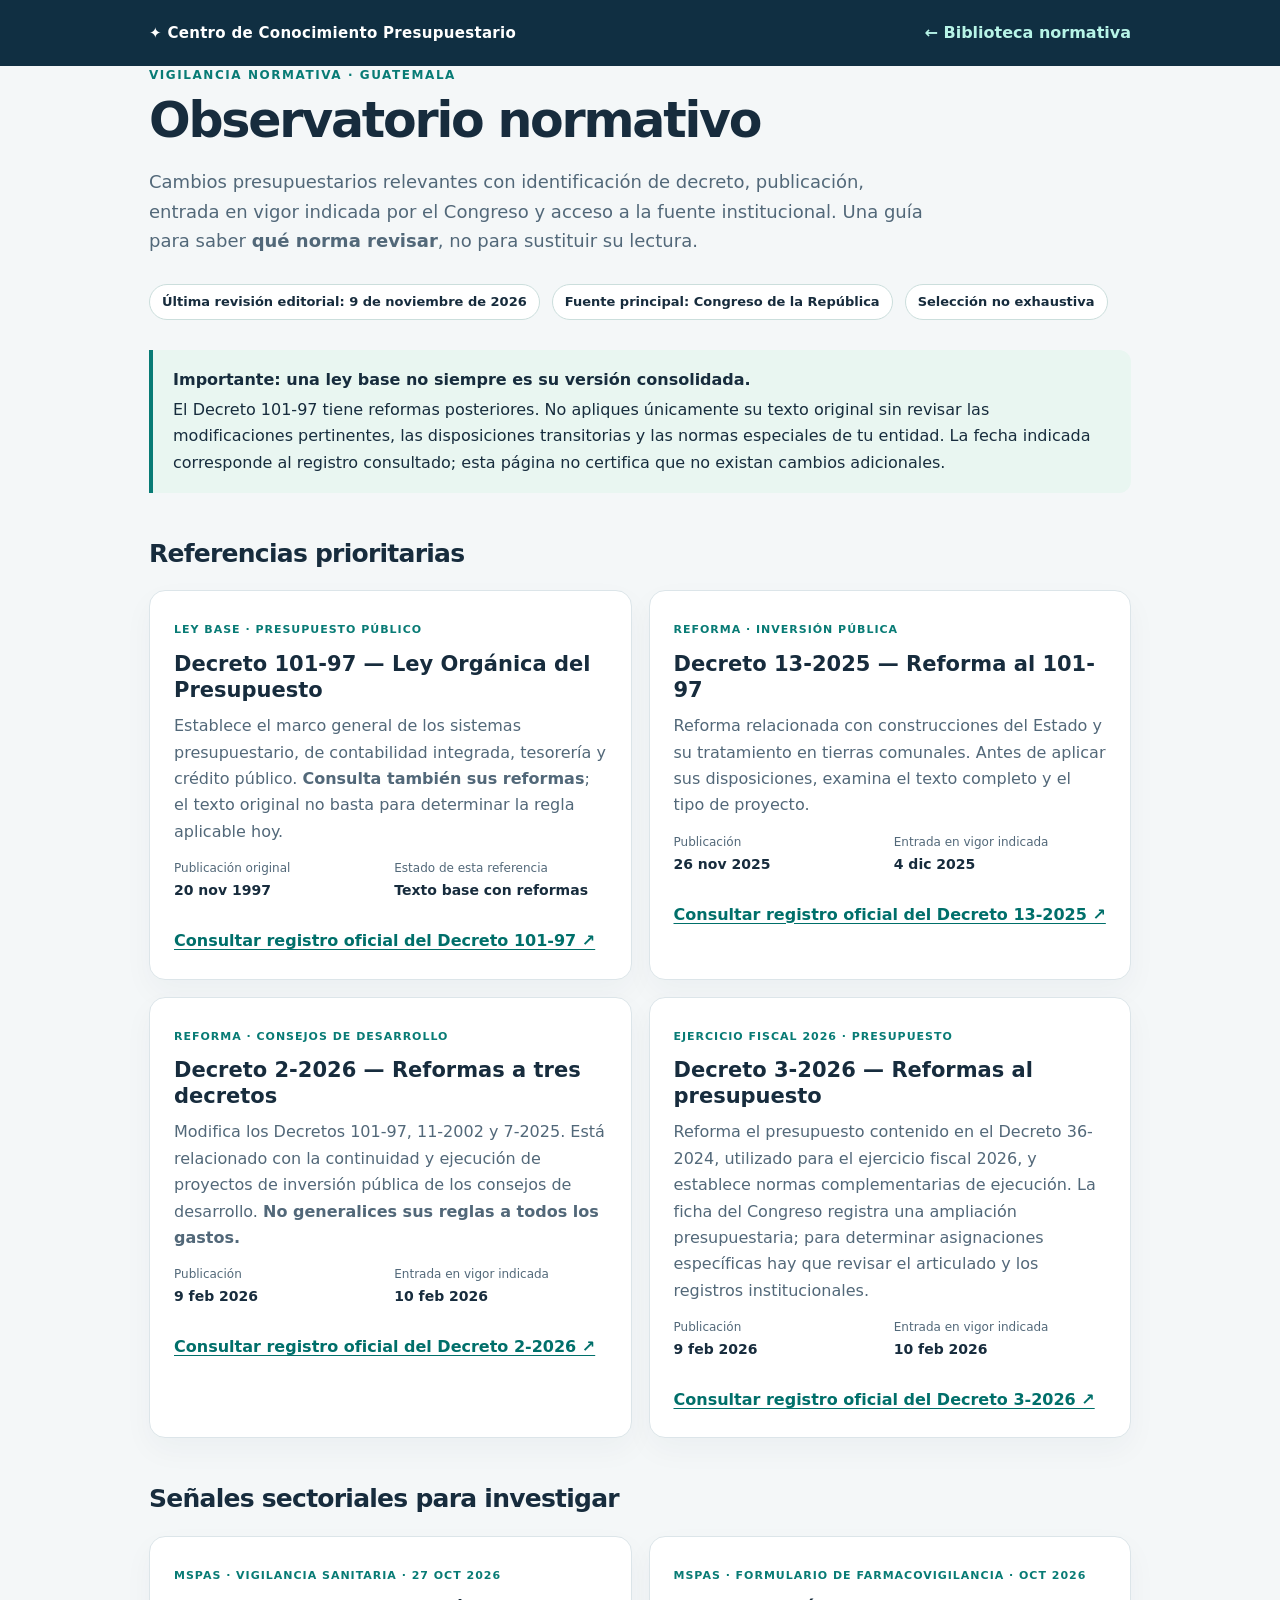
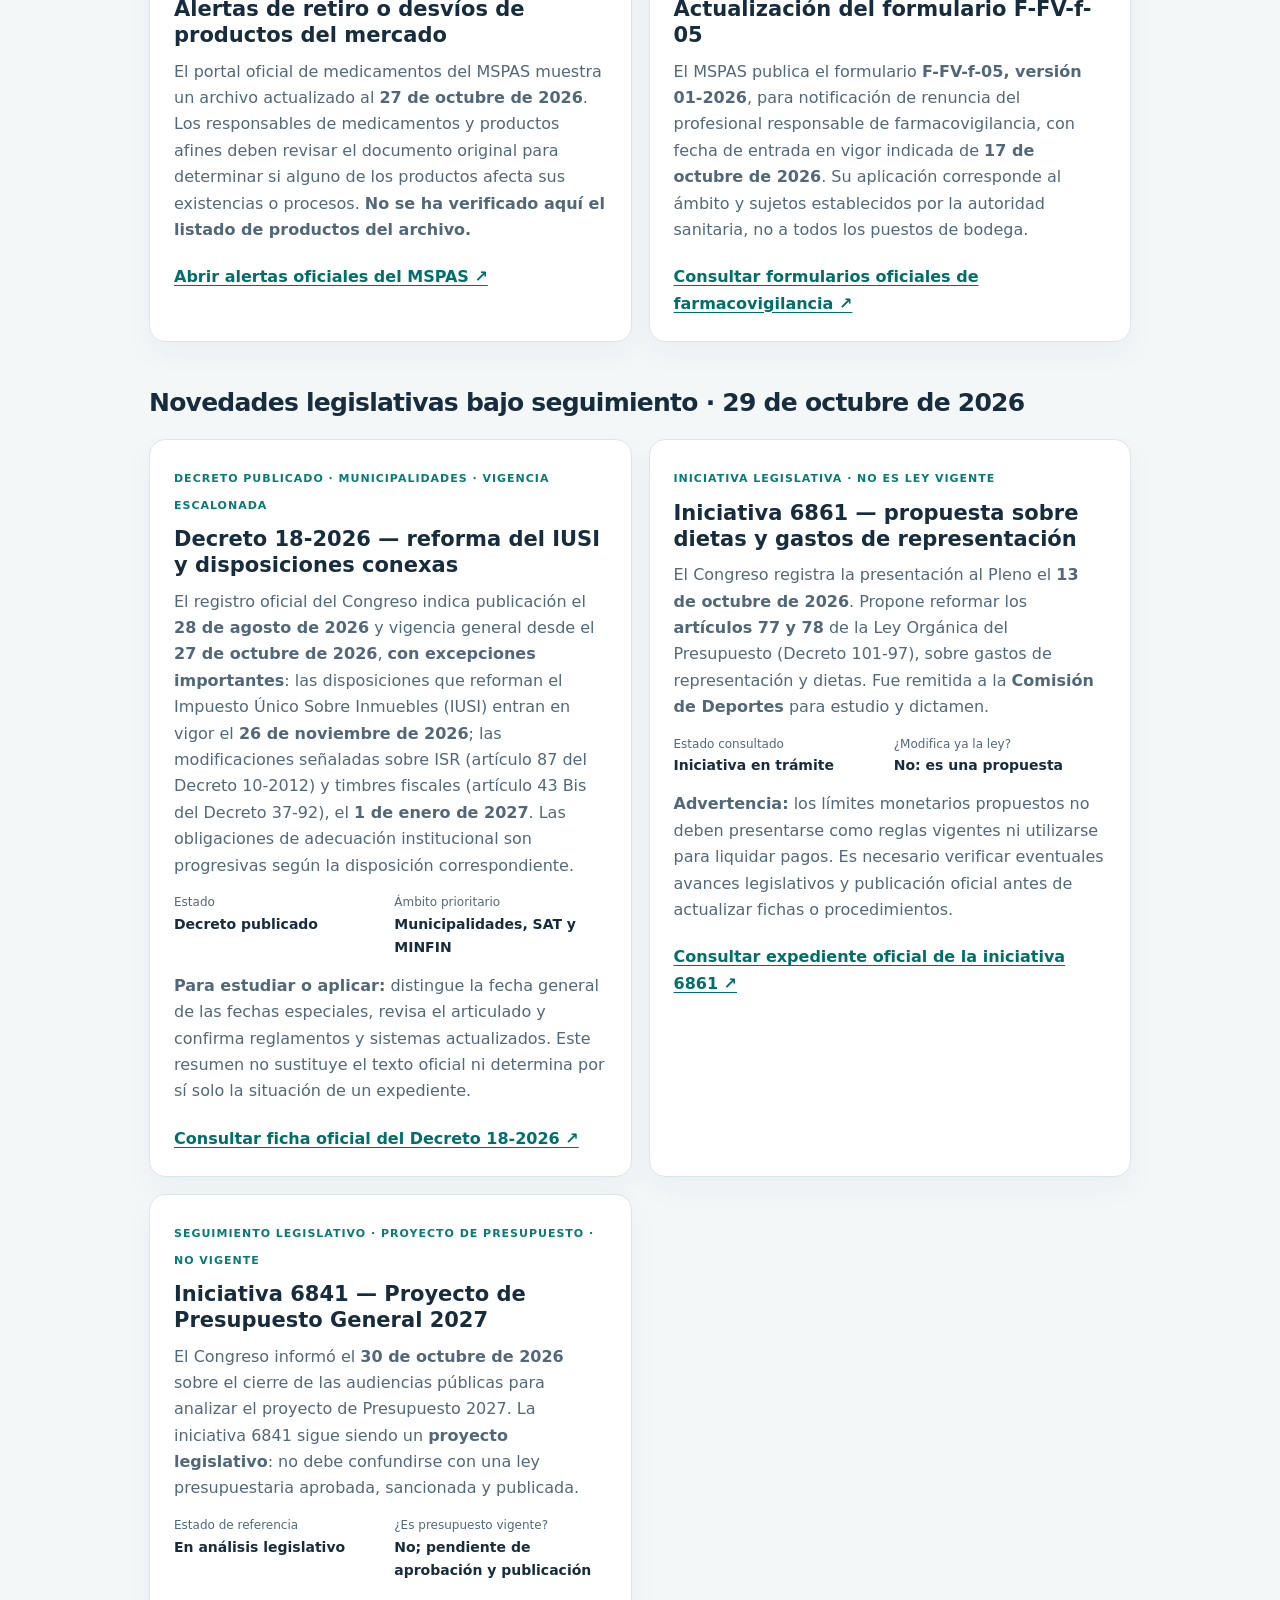
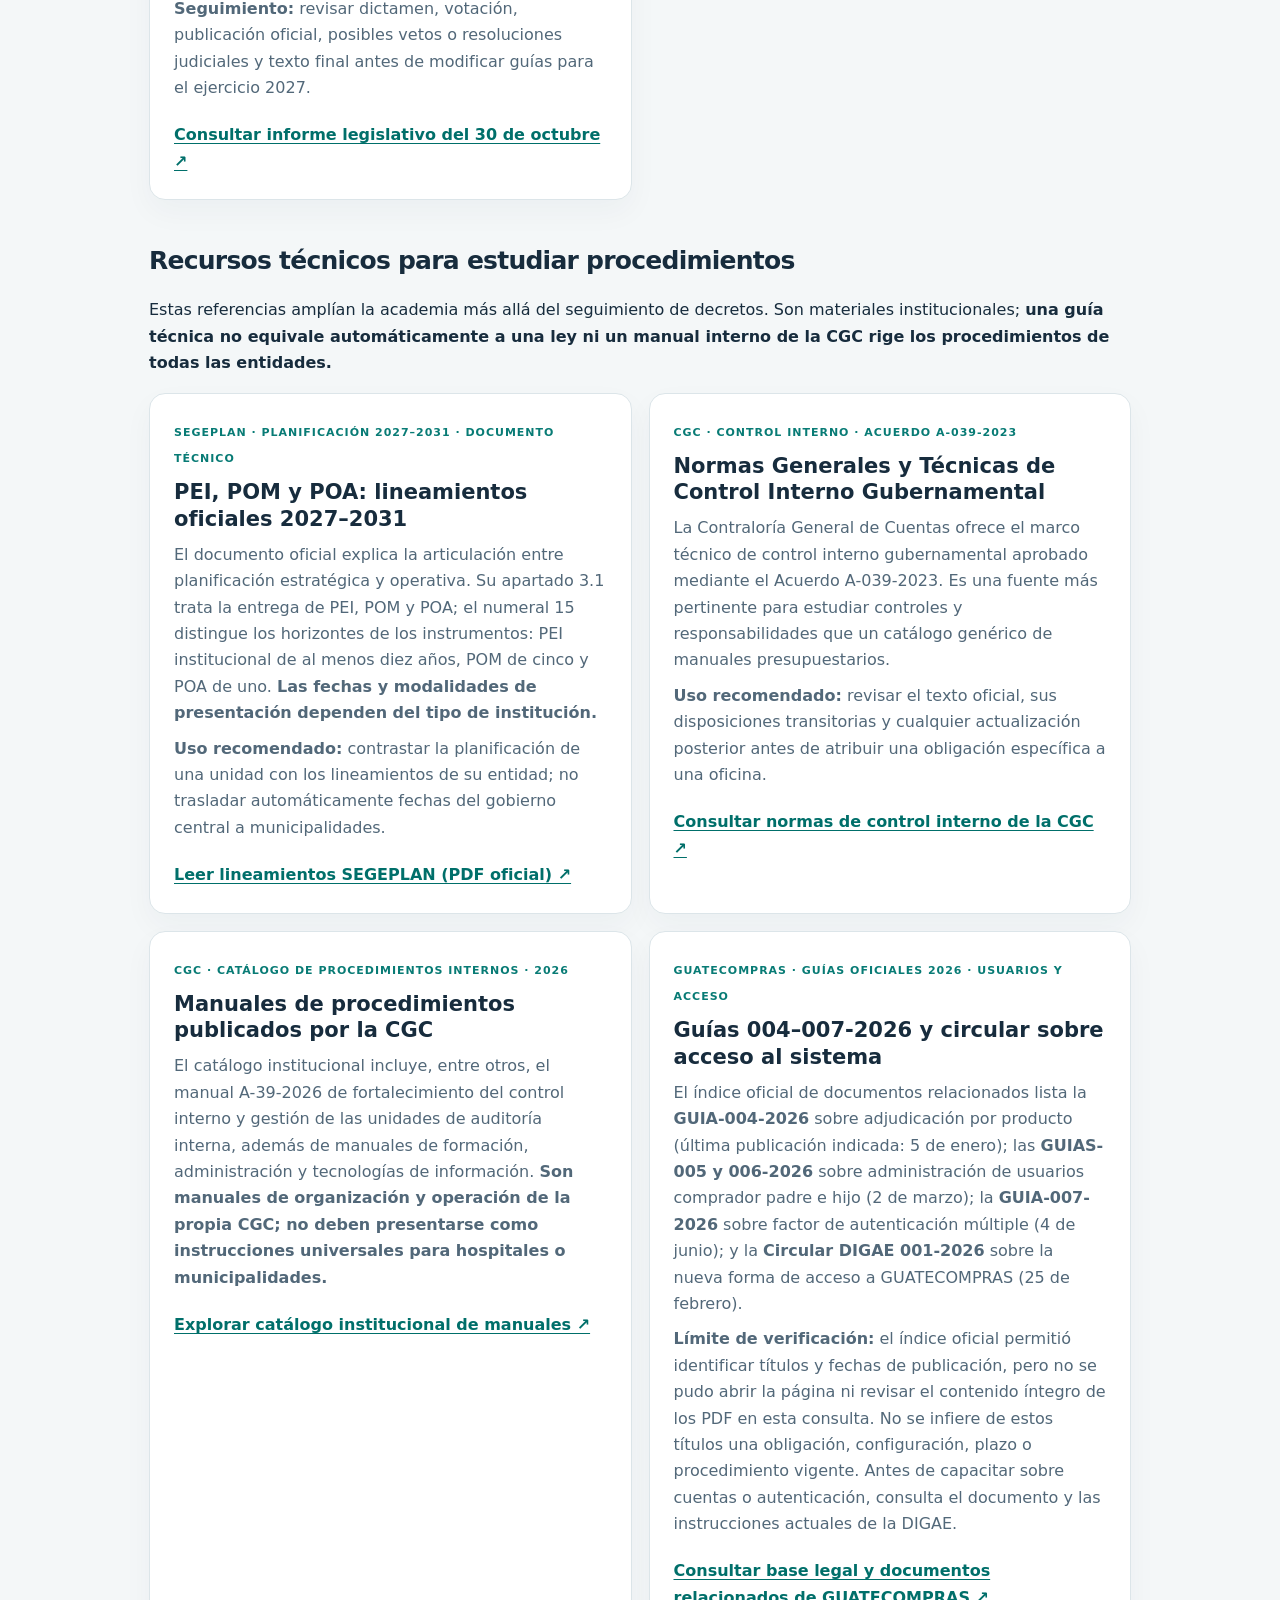
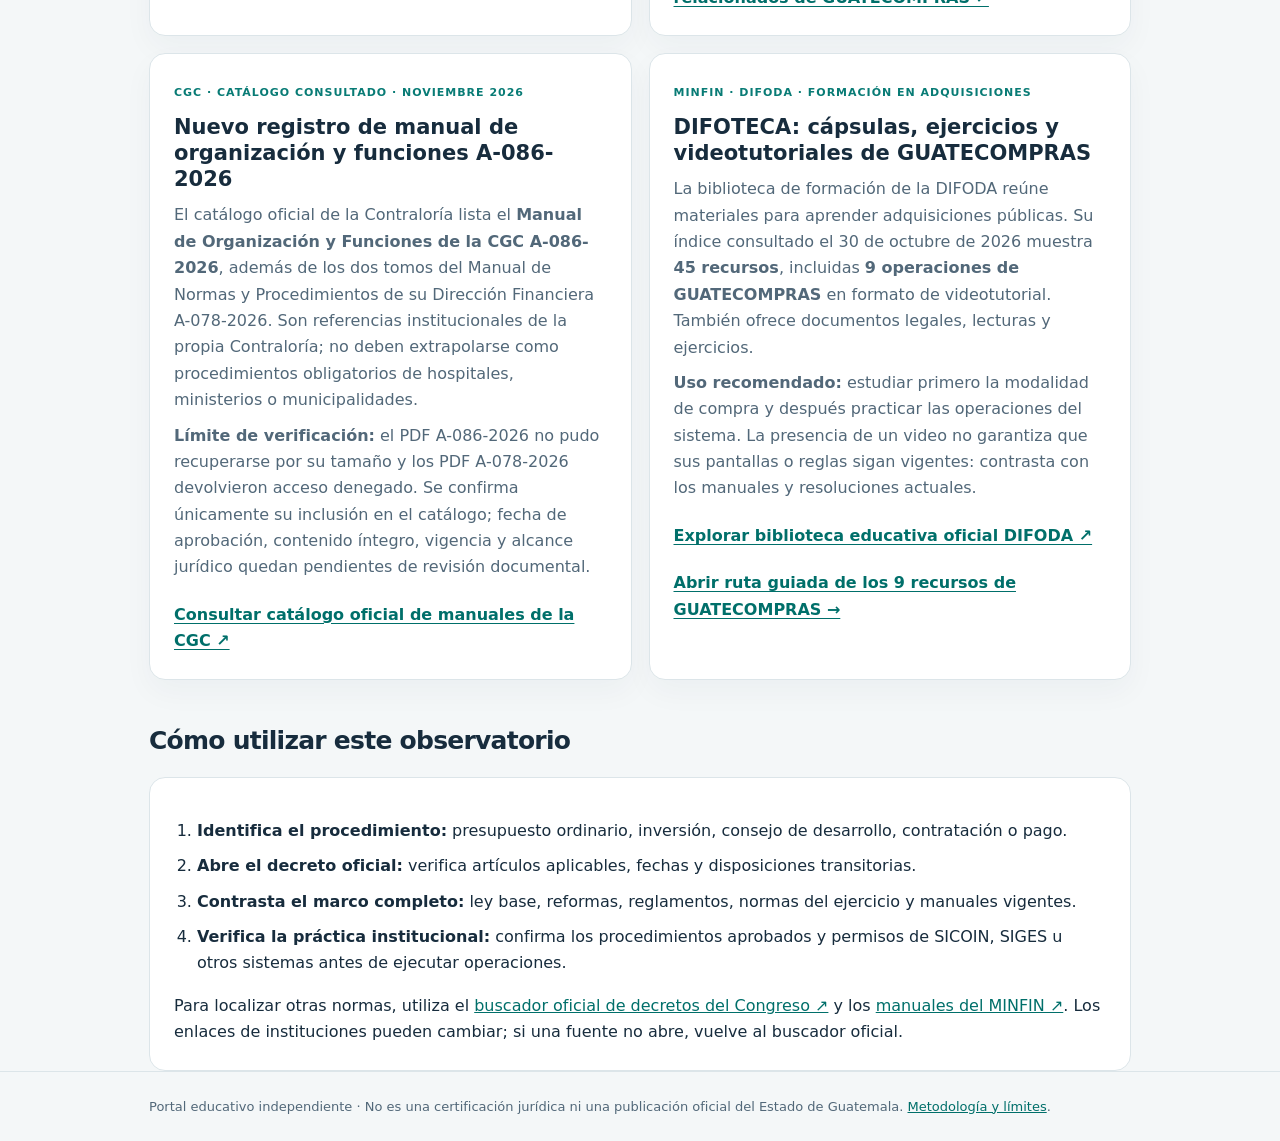
<file: observatorio-normativo.html>
<!doctype html>
<html lang="es">
<head>
<meta charset="utf-8">
<meta name="viewport" content="width=device-width,initial-scale=1">
<meta name="theme-color" content="#102f42">
<meta name="description" content="Observatorio educativo de reformas y referencias presupuestarias de Guatemala, con enlaces a fichas oficiales del Congreso.">
<title>Observatorio normativo · Centro de Conocimiento Presupuestario</title>
<style>
:root{color-scheme:light;--ink:#172c3d;--navy:#102f42;--teal:#087b75;--muted:#526879;--border:#dce5e9;--bg:#f4f7f8}
*{box-sizing:border-box}body{margin:0;background:var(--bg);color:var(--ink);font:16px/1.65 system-ui,-apple-system,"Segoe UI",sans-serif}a{color:#006f6a}a:focus-visible{outline:3px solid #f4b547;outline-offset:3px}.wrap{max-width:1030px;margin:auto;padding:0 24px}.skip{position:absolute;left:-9999px}.skip:focus{left:12px;top:12px;background:white;padding:10px;z-index:10}header{background:var(--navy);color:white;padding:20px 0}header .wrap{display:flex;justify-content:space-between;align-items:center;gap:16px;flex-wrap:wrap}header a{color:#b7f4e7;text-decoration:none;font-weight:750}.brand{color:white;font-size:15px;letter-spacing:.02em}main{padding-top:46px;padding-bottom:75px}.eyebrow{font-size:12px;letter-spacing:.13em;color:var(--teal);font-weight:800;text-transform:uppercase}h1{font-size:clamp(31px,5vw,49px);letter-spacing:-.045em;line-height:1.12;margin:8px 0 16px}.lead{font-size:18px;color:var(--muted);max-width:780px;margin-bottom:25px}.notice{border-left:4px solid var(--teal);background:#e9f6f1;border-radius:0 12px 12px 0;padding:17px 20px;margin:25px 0}.notice strong{display:block;margin-bottom:4px}.notice p{margin:0}.status{display:flex;gap:12px;flex-wrap:wrap;margin:28px 0 30px}.pill{border:1px solid #cbdedc;background:white;border-radius:99px;padding:6px 12px;font-size:13px;font-weight:700}h2{font-size:25px;letter-spacing:-.03em;margin:40px 0 16px}.grid{display:grid;grid-template-columns:repeat(2,minmax(0,1fr));gap:17px}.item{background:white;border:1px solid var(--border);border-radius:16px;padding:24px;box-shadow:0 12px 30px #1534480a}.item .kind{font-size:11px;letter-spacing:.09em;text-transform:uppercase;color:var(--teal);font-weight:800}.item h3{font-size:21px;line-height:1.25;margin:9px 0 10px}.item p{color:var(--muted);margin:9px 0}.item dl{margin:14px 0;display:grid;grid-template-columns:1fr 1fr;gap:8px}.item dt{font-size:12px;color:var(--muted)}.item dd{margin:0;font-weight:700;font-size:14px}.item a{display:inline-block;margin-top:12px;font-weight:800;text-underline-offset:3px}.how{background:#fff;border:1px solid var(--border);border-radius:16px;padding:24px}.how ol{padding-left:23px}.how li{margin:9px 0}.how p{margin-bottom:0}.foot{border-top:1px solid var(--border);padding:24px 0;color:var(--muted);font-size:13px}@media(max-width:720px){.grid{grid-template-columns:1fr}.item dl{grid-template-columns:1fr 1fr}main{padding-top:32px}}
</style>
</head>
<body>
<a class="skip" href="#contenido">Saltar al contenido</a>
<header><div class="wrap"><a class="brand" href="./#inicio">✦ Centro de Conocimiento Presupuestario</a><a href="./#legislacion">← Biblioteca normativa</a></div></header>
<main id="contenido" class="wrap">
<div class="eyebrow">Vigilancia normativa · Guatemala</div>
<h1>Observatorio normativo</h1>
<p class="lead">Cambios presupuestarios relevantes con identificación de decreto, publicación, entrada en vigor indicada por el Congreso y acceso a la fuente institucional. Una guía para saber <strong>qué norma revisar</strong>, no para sustituir su lectura.</p>
<div class="status"><span class="pill">Última revisión editorial: 9 de noviembre de 2026</span><span class="pill">Fuente principal: Congreso de la República</span><span class="pill">Selección no exhaustiva</span></div>
<div class="notice" role="note"><strong>Importante: una ley base no siempre es su versión consolidada.</strong><p>El Decreto 101-97 tiene reformas posteriores. No apliques únicamente su texto original sin revisar las modificaciones pertinentes, las disposiciones transitorias y las normas especiales de tu entidad. La fecha indicada corresponde al registro consultado; esta página no certifica que no existan cambios adicionales.</p></div>
<h2>Referencias prioritarias</h2>
<div class="grid">
<article class="item">
<span class="kind">Ley base · presupuesto público</span>
<h3>Decreto 101-97 — Ley Orgánica del Presupuesto</h3>
<p>Establece el marco general de los sistemas presupuestario, de contabilidad integrada, tesorería y crédito público. <strong>Consulta también sus reformas</strong>; el texto original no basta para determinar la regla aplicable hoy.</p>
<dl><div><dt>Publicación original</dt><dd>20 nov 1997</dd></div><div><dt>Estado de esta referencia</dt><dd>Texto base con reformas</dd></div></dl>
<a href="https://www.congreso.gob.gt/detalle_pdf/decretos/727" target="_blank" rel="noopener noreferrer">Consultar registro oficial del Decreto 101-97 ↗</a>
</article>
<article class="item">
<span class="kind">Reforma · inversión pública</span>
<h3>Decreto 13-2025 — Reforma al 101-97</h3>
<p>Reforma relacionada con construcciones del Estado y su tratamiento en tierras comunales. Antes de aplicar sus disposiciones, examina el texto completo y el tipo de proyecto.</p>
<dl><div><dt>Publicación</dt><dd>26 nov 2025</dd></div><div><dt>Entrada en vigor indicada</dt><dd>4 dic 2025</dd></div></dl>
<a href="https://www.congreso.gob.gt/detalle_pdf/decretos/13676" target="_blank" rel="noopener noreferrer">Consultar registro oficial del Decreto 13-2025 ↗</a>
</article>
<article class="item">
<span class="kind">Reforma · consejos de desarrollo</span>
<h3>Decreto 2-2026 — Reformas a tres decretos</h3>
<p>Modifica los Decretos 101-97, 11-2002 y 7-2025. Está relacionado con la continuidad y ejecución de proyectos de inversión pública de los consejos de desarrollo. <strong>No generalices sus reglas a todos los gastos.</strong></p>
<dl><div><dt>Publicación</dt><dd>9 feb 2026</dd></div><div><dt>Entrada en vigor indicada</dt><dd>10 feb 2026</dd></div></dl>
<a href="https://www.congreso.gob.gt/detalle_pdf/decretos/13692" target="_blank" rel="noopener noreferrer">Consultar registro oficial del Decreto 2-2026 ↗</a>
</article>
<article class="item">
<span class="kind">Ejercicio fiscal 2026 · presupuesto</span>
<h3>Decreto 3-2026 — Reformas al presupuesto</h3>
<p>Reforma el presupuesto contenido en el Decreto 36-2024, utilizado para el ejercicio fiscal 2026, y establece normas complementarias de ejecución. La ficha del Congreso registra una ampliación presupuestaria; para determinar asignaciones específicas hay que revisar el articulado y los registros institucionales.</p>
<dl><div><dt>Publicación</dt><dd>9 feb 2026</dd></div><div><dt>Entrada en vigor indicada</dt><dd>10 feb 2026</dd></div></dl>
<a href="https://www.congreso.gob.gt/detalle_pdf/decretos/13693" target="_blank" rel="noopener noreferrer">Consultar registro oficial del Decreto 3-2026 ↗</a>
</article>
</div>
<h2>Señales sectoriales para investigar</h2>
<div class="grid">
<article class="item">
<span class="kind">MSPAS · vigilancia sanitaria · 27 oct 2026</span>
<h3>Alertas de retiro o desvíos de productos del mercado</h3>
<p>El portal oficial de medicamentos del MSPAS muestra un archivo actualizado al <strong>27 de octubre de 2026</strong>. Los responsables de medicamentos y productos afines deben revisar el documento original para determinar si alguno de los productos afecta sus existencias o procesos. <strong>No se ha verificado aquí el listado de productos del archivo.</strong></p>
<a href="https://medicamentos.mspas.gob.gt/index.php/alertas/alerta-de-retiro-o-desvios-de-productos-del-mercado" target="_blank" rel="noopener noreferrer">Abrir alertas oficiales del MSPAS ↗</a>
</article>
<article class="item">
<span class="kind">MSPAS · formulario de farmacovigilancia · oct 2026</span>
<h3>Actualización del formulario F-FV-f-05</h3>
<p>El MSPAS publica el formulario <strong>F-FV-f-05, versión 01-2026</strong>, para notificación de renuncia del profesional responsable de farmacovigilancia, con fecha de entrada en vigor indicada de <strong>17 de octubre de 2026</strong>. Su aplicación corresponde al ámbito y sujetos establecidos por la autoridad sanitaria, no a todos los puestos de bodega.</p>
<a href="https://medicamentos.mspas.gob.gt/index.php/formularios/farmacovigilancia" target="_blank" rel="noopener noreferrer">Consultar formularios oficiales de farmacovigilancia ↗</a>
</article>
</div>
<h2>Novedades legislativas bajo seguimiento · 29 de octubre de 2026</h2>
<div class="grid">
<article class="item">
<span class="kind">Decreto publicado · municipalidades · vigencia escalonada</span>
<h3>Decreto 18-2026 — reforma del IUSI y disposiciones conexas</h3>
<p>El registro oficial del Congreso indica publicación el <strong>28 de agosto de 2026</strong> y vigencia general desde el <strong>27 de octubre de 2026</strong>, <strong>con excepciones importantes</strong>: las disposiciones que reforman el Impuesto Único Sobre Inmuebles (IUSI) entran en vigor el <strong>26 de noviembre de 2026</strong>; las modificaciones señaladas sobre ISR (artículo 87 del Decreto 10-2012) y timbres fiscales (artículo 43 Bis del Decreto 37-92), el <strong>1 de enero de 2027</strong>. Las obligaciones de adecuación institucional son progresivas según la disposición correspondiente.</p>
<dl><div><dt>Estado</dt><dd>Decreto publicado</dd></div><div><dt>Ámbito prioritario</dt><dd>Municipalidades, SAT y MINFIN</dd></div></dl>
<p><strong>Para estudiar o aplicar:</strong> distingue la fecha general de las fechas especiales, revisa el articulado y confirma reglamentos y sistemas actualizados. Este resumen no sustituye el texto oficial ni determina por sí solo la situación de un expediente.</p>
<a href="https://www.congreso.gob.gt/detalle_pdf/decretos/13709" target="_blank" rel="noopener noreferrer">Consultar ficha oficial del Decreto 18-2026 ↗</a>
</article>
<article class="item">
<span class="kind">Iniciativa legislativa · NO es ley vigente</span>
<h3>Iniciativa 6861 — propuesta sobre dietas y gastos de representación</h3>
<p>El Congreso registra la presentación al Pleno el <strong>13 de octubre de 2026</strong>. Propone reformar los <strong>artículos 77 y 78</strong> de la Ley Orgánica del Presupuesto (Decreto 101-97), sobre gastos de representación y dietas. Fue remitida a la <strong>Comisión de Deportes</strong> para estudio y dictamen.</p>
<dl><div><dt>Estado consultado</dt><dd>Iniciativa en trámite</dd></div><div><dt>¿Modifica ya la ley?</dt><dd>No: es una propuesta</dd></div></dl>
<p><strong>Advertencia:</strong> los límites monetarios propuestos no deben presentarse como reglas vigentes ni utilizarse para liquidar pagos. Es necesario verificar eventuales avances legislativos y publicación oficial antes de actualizar fichas o procedimientos.</p>
<a href="https://www.congreso.gob.gt/detalle_pdf/iniciativas/6500" target="_blank" rel="noopener noreferrer">Consultar expediente oficial de la iniciativa 6861 ↗</a>
</article>
<article class="item">
<span class="kind">Seguimiento legislativo · proyecto de presupuesto · NO vigente</span>
<h3>Iniciativa 6841 — Proyecto de Presupuesto General 2027</h3>
<p>El Congreso informó el <strong>30 de octubre de 2026</strong> sobre el cierre de las audiencias públicas para analizar el proyecto de Presupuesto 2027. La iniciativa 6841 sigue siendo un <strong>proyecto legislativo</strong>: no debe confundirse con una ley presupuestaria aprobada, sancionada y publicada.</p>
<dl><div><dt>Estado de referencia</dt><dd>En análisis legislativo</dd></div><div><dt>¿Es presupuesto vigente?</dt><dd>No; pendiente de aprobación y publicación</dd></div></dl>
<p><strong>Seguimiento:</strong> revisar dictamen, votación, publicación oficial, posibles vetos o resoluciones judiciales y texto final antes de modificar guías para el ejercicio 2027.</p>
<a href="https://www.congreso.gob.gt/noticias_congreso/17379/2026/4" target="_blank" rel="noopener noreferrer">Consultar informe legislativo del 30 de octubre ↗</a>
</article>
</div>
<h2>Recursos técnicos para estudiar procedimientos</h2>
<p>Estas referencias amplían la academia más allá del seguimiento de decretos. Son materiales institucionales; <strong>una guía técnica no equivale automáticamente a una ley ni un manual interno de la CGC rige los procedimientos de todas las entidades.</strong></p>
<div class="grid">
<article class="item">
<span class="kind">SEGEPLAN · planificación 2027–2031 · documento técnico</span>
<h3>PEI, POM y POA: lineamientos oficiales 2027–2031</h3>
<p>El documento oficial explica la articulación entre planificación estratégica y operativa. Su apartado 3.1 trata la entrega de PEI, POM y POA; el numeral 15 distingue los horizontes de los instrumentos: PEI institucional de al menos diez años, POM de cinco y POA de uno. <strong>Las fechas y modalidades de presentación dependen del tipo de institución.</strong></p>
<p><strong>Uso recomendado:</strong> contrastar la planificación de una unidad con los lineamientos de su entidad; no trasladar automáticamente fechas del gobierno central a municipalidades.</p>
<a href="https://portal.segeplan.gob.gt/segeplan/wp-content/uploads/2026/02/Lineamientos-de-Politica-y-Planificacion-2027-2031.pdf" target="_blank" rel="noopener noreferrer">Leer lineamientos SEGEPLAN (PDF oficial) ↗</a>
</article>
<article class="item">
<span class="kind">CGC · control interno · acuerdo A-039-2023</span>
<h3>Normas Generales y Técnicas de Control Interno Gubernamental</h3>
<p>La Contraloría General de Cuentas ofrece el marco técnico de control interno gubernamental aprobado mediante el Acuerdo A-039-2023. Es una fuente más pertinente para estudiar controles y responsabilidades que un catálogo genérico de manuales presupuestarios.</p>
<p><strong>Uso recomendado:</strong> revisar el texto oficial, sus disposiciones transitorias y cualquier actualización posterior antes de atribuir una obligación específica a una oficina.</p>
<a href="https://www.contraloria.gob.gt/index.php/normas-generales-de-control-interno/" target="_blank" rel="noopener noreferrer">Consultar normas de control interno de la CGC ↗</a>
</article>
<article class="item">
<span class="kind">CGC · catálogo de procedimientos internos · 2026</span>
<h3>Manuales de procedimientos publicados por la CGC</h3>
<p>El catálogo institucional incluye, entre otros, el manual A-39-2026 de fortalecimiento del control interno y gestión de las unidades de auditoría interna, además de manuales de formación, administración y tecnologías de información. <strong>Son manuales de organización y operación de la propia CGC; no deben presentarse como instrucciones universales para hospitales o municipalidades.</strong></p>
<a href="https://www.contraloria.gob.gt/index.php/06-manuales-de-procedimientos/" target="_blank" rel="noopener noreferrer">Explorar catálogo institucional de manuales ↗</a>
</article>
<article class="item">
<span class="kind">GUATECOMPRAS · guías oficiales 2026 · usuarios y acceso</span>
<h3>Guías 004–007-2026 y circular sobre acceso al sistema</h3>
<p>El índice oficial de documentos relacionados lista la <strong>GUIA-004-2026</strong> sobre adjudicación por producto (última publicación indicada: 5 de enero); las <strong>GUIAS-005 y 006-2026</strong> sobre administración de usuarios comprador padre e hijo (2 de marzo); la <strong>GUIA-007-2026</strong> sobre factor de autenticación múltiple (4 de junio); y la <strong>Circular DIGAE 001-2026</strong> sobre la nueva forma de acceso a GUATECOMPRAS (25 de febrero).</p>
<p><strong>Límite de verificación:</strong> el índice oficial permitió identificar títulos y fechas de publicación, pero no se pudo abrir la página ni revisar el contenido íntegro de los PDF en esta consulta. No se infiere de estos títulos una obligación, configuración, plazo o procedimiento vigente. Antes de capacitar sobre cuentas o autenticación, consulta el documento y las instrucciones actuales de la DIGAE.</p>
<a href="https://www.guatecompras.gt/info/legislacion.aspx" target="_blank" rel="noopener noreferrer">Consultar base legal y documentos relacionados de GUATECOMPRAS ↗</a>
</article>
<article class="item">
<span class="kind">CGC · catálogo consultado · noviembre 2026</span>
<h3>Nuevo registro de manual de organización y funciones A-086-2026</h3>
<p>El catálogo oficial de la Contraloría lista el <strong>Manual de Organización y Funciones de la CGC A-086-2026</strong>, además de los dos tomos del Manual de Normas y Procedimientos de su Dirección Financiera A-078-2026. Son referencias institucionales de la propia Contraloría; no deben extrapolarse como procedimientos obligatorios de hospitales, ministerios o municipalidades.</p>
<p><strong>Límite de verificación:</strong> el PDF A-086-2026 no pudo recuperarse por su tamaño y los PDF A-078-2026 devolvieron acceso denegado. Se confirma únicamente su inclusión en el catálogo; fecha de aprobación, contenido íntegro, vigencia y alcance jurídico quedan pendientes de revisión documental.</p>
<a href="https://www.contraloria.gob.gt/index.php/06-manuales-de-procedimientos/" target="_blank" rel="noopener noreferrer">Consultar catálogo oficial de manuales de la CGC ↗</a>
</article>
<article class="item">
<span class="kind">MINFIN · DIFODA · formación en adquisiciones</span>
<h3>DIFOTECA: cápsulas, ejercicios y videotutoriales de GUATECOMPRAS</h3>
<p>La biblioteca de formación de la DIFODA reúne materiales para aprender adquisiciones públicas. Su índice consultado el 30 de octubre de 2026 muestra <strong>45 recursos</strong>, incluidas <strong>9 operaciones de GUATECOMPRAS</strong> en formato de videotutorial. También ofrece documentos legales, lecturas y ejercicios.</p>
<p><strong>Uso recomendado:</strong> estudiar primero la modalidad de compra y después practicar las operaciones del sistema. La presencia de un video no garantiza que sus pantallas o reglas sigan vigentes: contrasta con los manuales y resoluciones actuales.</p>
<a href="https://formacion.minfin.gob.gt/difoteca/" target="_blank" rel="noopener noreferrer">Explorar biblioteca educativa oficial DIFODA ↗</a>
<p><a href="ruta-guatecompras.html">Abrir ruta guiada de los 9 recursos de GUATECOMPRAS →</a></p>
</article>
</div>
<h2>Cómo utilizar este observatorio</h2>
<div class="how"><ol><li><strong>Identifica el procedimiento:</strong> presupuesto ordinario, inversión, consejo de desarrollo, contratación o pago.</li><li><strong>Abre el decreto oficial:</strong> verifica artículos aplicables, fechas y disposiciones transitorias.</li><li><strong>Contrasta el marco completo:</strong> ley base, reformas, reglamentos, normas del ejercicio y manuales vigentes.</li><li><strong>Verifica la práctica institucional:</strong> confirma los procedimientos aprobados y permisos de SICOIN, SIGES u otros sistemas antes de ejecutar operaciones.</li></ol><p>Para localizar otras normas, utiliza el <a href="https://www.congreso.gob.gt/seccion_informacion_legislativa/decretos" target="_blank" rel="noopener noreferrer">buscador oficial de decretos del Congreso ↗</a> y los <a href="https://www.minfin.gob.gt/legislacion-y-normas/manuales" target="_blank" rel="noopener noreferrer">manuales del MINFIN ↗</a>. Los enlaces de instituciones pueden cambiar; si una fuente no abre, vuelve al buscador oficial.</p></div>
</main>
<footer class="foot"><div class="wrap">Portal educativo independiente · No es una certificación jurídica ni una publicación oficial del Estado de Guatemala. <a href="./#metodologia">Metodología y límites</a>.</div></footer>
</body></html>
</file>
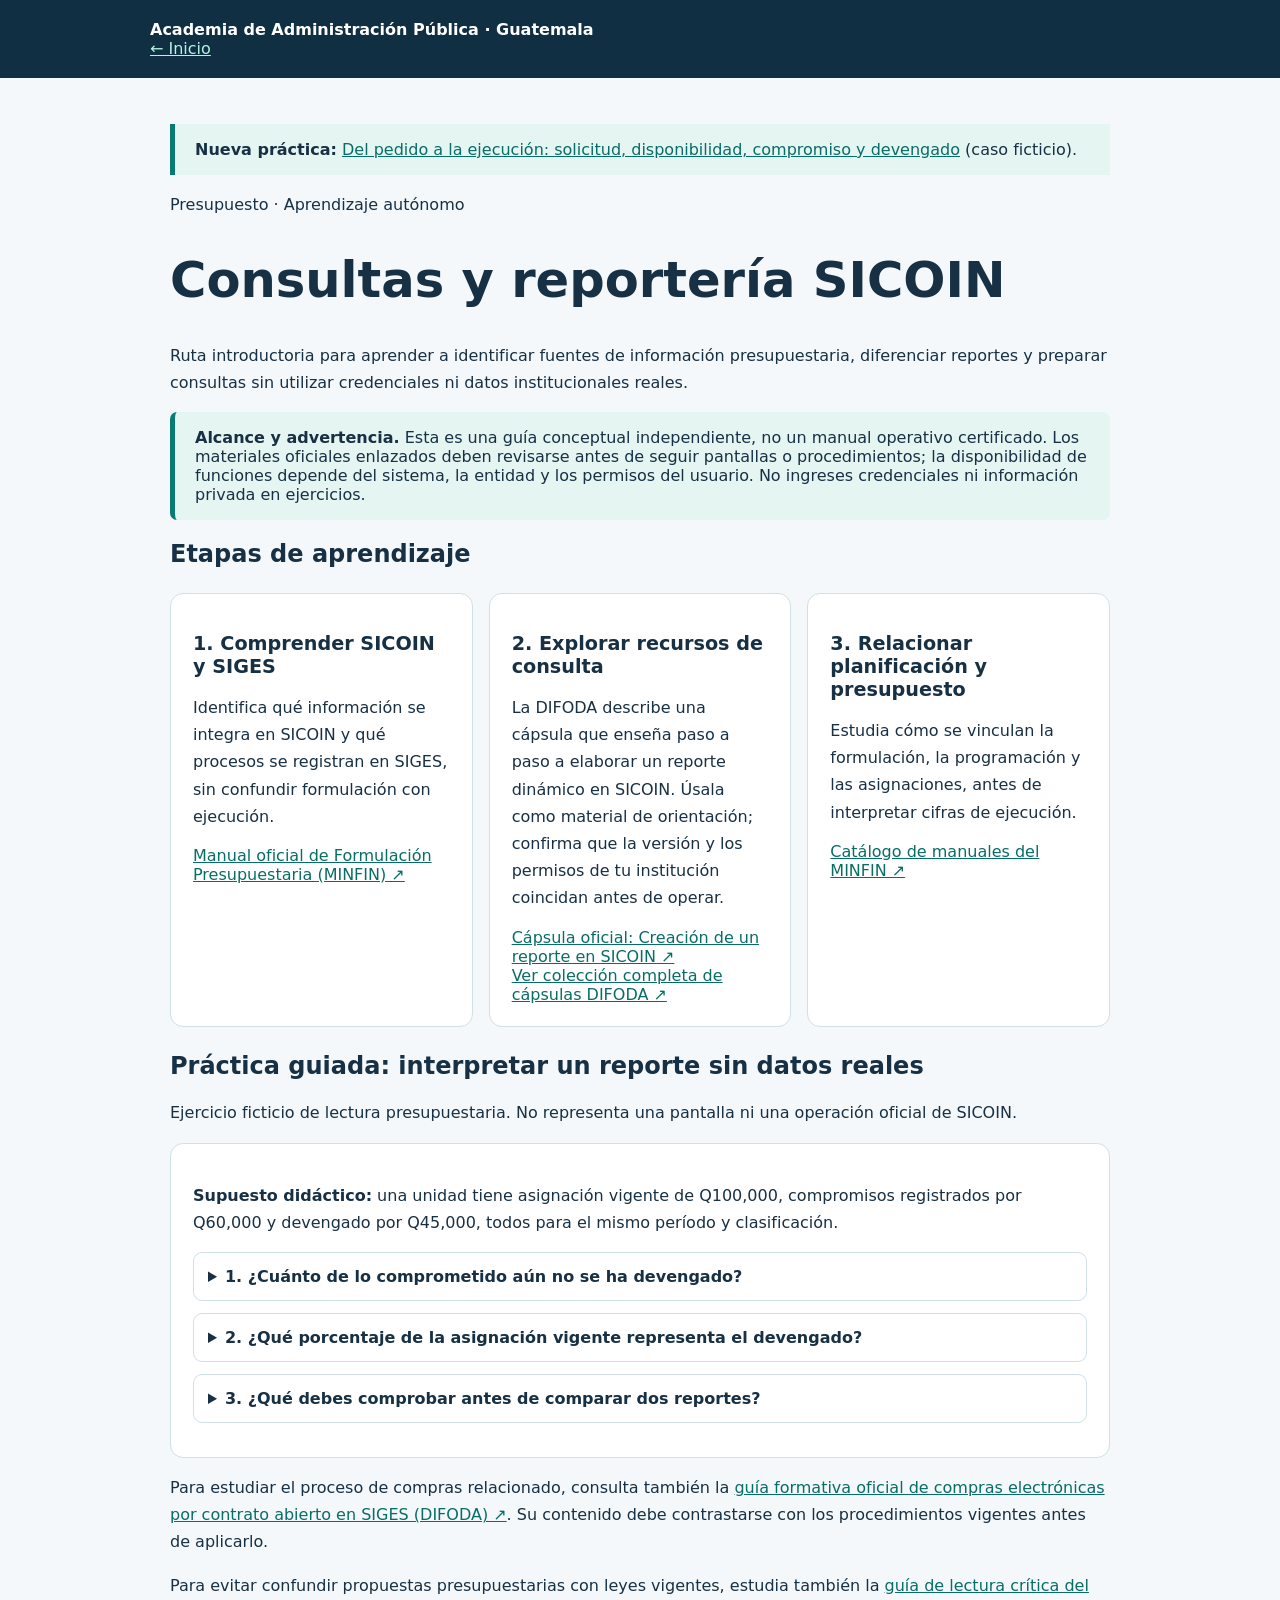
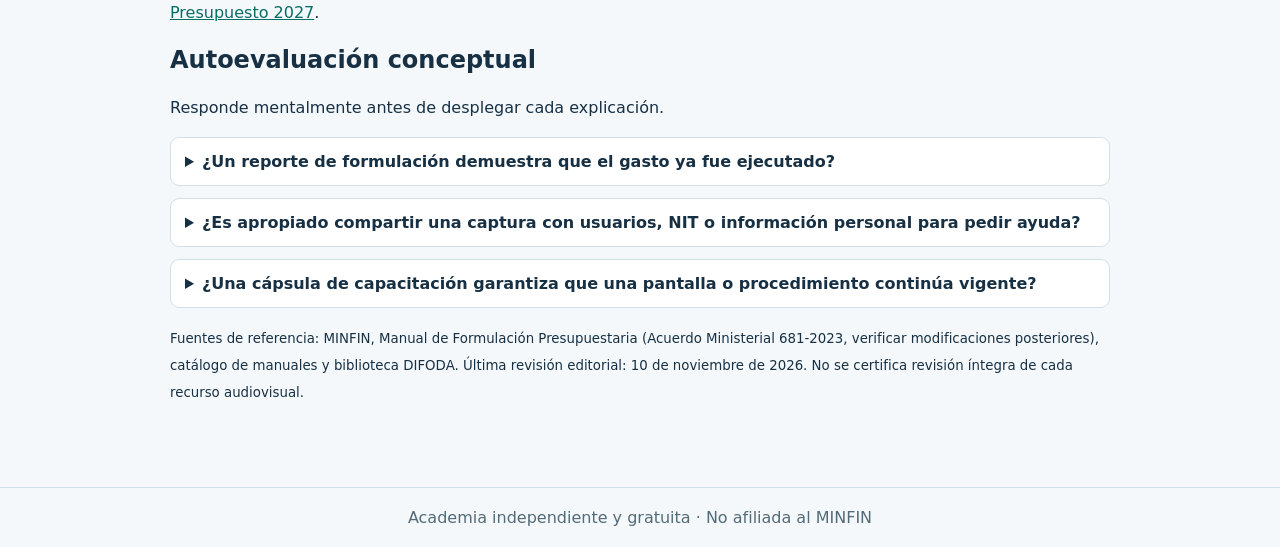
<file: ruta-consultas-sicoin.html>
<!doctype html>
<html lang="es"><head><meta charset="utf-8"><meta name="viewport" content="width=device-width,initial-scale=1"><meta name="description" content="Ruta gratuita de consultas y reportería SICOIN con fuentes oficiales y ejercicios conceptuales."><title>Consultas y reportería SICOIN · Academia de Administración Pública</title>
<style>:root{font-family:system-ui,Arial,sans-serif;color:#173044;background:#f4f8fa}*{box-sizing:border-box}body{margin:0}header{background:#102f42;color:white;padding:20px max(20px,calc((100% - 980px)/2))}header a{color:#b5f2e5}main{max-width:980px;margin:auto;padding:30px 20px 65px}h1{font-size:clamp(2rem,5vw,3.1rem);line-height:1.15}p{line-height:1.7}.note{border-left:5px solid #087b75;background:#e5f5f1;padding:16px 20px;border-radius:7px}.grid{display:grid;grid-template-columns:repeat(auto-fit,minmax(270px,1fr));gap:16px;margin:25px 0}.card{background:white;border:1px solid #d1e0e5;border-radius:13px;padding:22px}.card h2{font-size:1.2rem}a{color:#086d66}a:focus-visible,summary:focus-visible{outline:3px solid #14a993;outline-offset:3px}details{background:white;border:1px solid #d1e0e5;border-radius:9px;padding:14px;margin:12px 0}summary{cursor:pointer;font-weight:700}footer{border-top:1px solid #d1e0e5;padding:20px;text-align:center;color:#526b78}</style></head>
<body><header><strong>Academia de Administración Pública · Guatemala</strong><br><a href="./">← Inicio</a></header>
<main><p style="padding:12px 20px;background:#e5f5f1;border-left:5px solid #087b75"><strong>Nueva práctica:</strong> <a href="ruta-pedido-ejecucion.html">Del pedido a la ejecución: solicitud, disponibilidad, compromiso y devengado</a> (caso ficticio).</p><p>Presupuesto · Aprendizaje autónomo</p><h1>Consultas y reportería SICOIN</h1>
<p>Ruta introductoria para aprender a identificar fuentes de información presupuestaria, diferenciar reportes y preparar consultas sin utilizar credenciales ni datos institucionales reales.</p>
<div class="note" role="note"><strong>Alcance y advertencia.</strong> Esta es una guía conceptual independiente, no un manual operativo certificado. Los materiales oficiales enlazados deben revisarse antes de seguir pantallas o procedimientos; la disponibilidad de funciones depende del sistema, la entidad y los permisos del usuario. No ingreses credenciales ni información privada en ejercicios.</div>
<h2>Etapas de aprendizaje</h2><section class="grid" aria-label="Recursos de aprendizaje">
<article class="card"><h2>1. Comprender SICOIN y SIGES</h2><p>Identifica qué información se integra en SICOIN y qué procesos se registran en SIGES, sin confundir formulación con ejecución.</p><a href="https://www.minfin.gob.gt/wp-content/uploads/downloads/minfin2023/manuales%20mfp/ACUERDO%20MINISTERIAL%20681-2023%20ANEXO.pdf" target="_blank" rel="noopener noreferrer">Manual oficial de Formulación Presupuestaria (MINFIN) ↗</a></article>
<article class="card"><h2>2. Explorar recursos de consulta</h2><p>La DIFODA describe una cápsula que enseña paso a paso a elaborar un reporte dinámico en SICOIN. Úsala como material de orientación; confirma que la versión y los permisos de tu institución coincidan antes de operar.</p><a href="https://formacion.minfin.gob.gt/creacion-de-un-reporte-en-el-sistema-de-contabilidad-integrada-sicoin/" target="_blank" rel="noopener noreferrer">Cápsula oficial: Creación de un reporte en SICOIN ↗</a><br><a href="https://formacion.minfin.gob.gt/coleccion-capsulas-multimedia-de-autoformacion/" target="_blank" rel="noopener noreferrer">Ver colección completa de cápsulas DIFODA ↗</a></article>
<article class="card"><h2>3. Relacionar planificación y presupuesto</h2><p>Estudia cómo se vinculan la formulación, la programación y las asignaciones, antes de interpretar cifras de ejecución.</p><a href="https://www.minfin.gob.gt/legislacion-y-normas/manuales" target="_blank" rel="noopener noreferrer">Catálogo de manuales del MINFIN ↗</a></article></section>
<h2>Práctica guiada: interpretar un reporte sin datos reales</h2><p>Ejercicio ficticio de lectura presupuestaria. No representa una pantalla ni una operación oficial de SICOIN.</p><div class="card"><p><strong>Supuesto didáctico:</strong> una unidad tiene asignación vigente de Q100,000, compromisos registrados por Q60,000 y devengado por Q45,000, todos para el mismo período y clasificación.</p><details><summary>1. ¿Cuánto de lo comprometido aún no se ha devengado?</summary><p>Q15,000 (Q60,000 − Q45,000). Esta diferencia es solo aritmética: su interpretación operativa requiere comprobar el reporte, la fecha de corte y los ajustes.</p></details><details><summary>2. ¿Qué porcentaje de la asignación vigente representa el devengado?</summary><p>45 % (Q45,000 ÷ Q100,000 × 100). No lo confundas con el porcentaje pagado: aquí no se proporcionó el dato de pagos.</p></details><details><summary>3. ¿Qué debes comprobar antes de comparar dos reportes?</summary><p>Ejercicio fiscal, entidad, unidad ejecutora, renglón, fuente de financiamiento, período, fecha de corte, etapa presupuestaria y filtros aplicados. Si difieren, los totales pueden no ser comparables.</p></details></div><p>Para estudiar el proceso de compras relacionado, consulta también la <a href="https://formacion.minfin.gob.gt/guia-para-las-compras-electronicas-por-contrato-abierto-en-siges/" target="_blank" rel="noopener noreferrer">guía formativa oficial de compras electrónicas por contrato abierto en SIGES (DIFODA) ↗</a>. Su contenido debe contrastarse con los procedimientos vigentes antes de aplicarlo.</p>
<p>Para evitar confundir propuestas presupuestarias con leyes vigentes, estudia también la <a href="ruta-presupuesto-2027.html">guía de lectura crítica del Presupuesto 2027</a>.</p>
<h2>Autoevaluación conceptual</h2><p>Responde mentalmente antes de desplegar cada explicación.</p>
<details><summary>¿Un reporte de formulación demuestra que el gasto ya fue ejecutado?</summary><p>No. La formulación expresa planificación y asignaciones propuestas; la ejecución requiere registros posteriores. Verifica el tipo de reporte, ejercicio y estado de los datos.</p></details>
<details><summary>¿Es apropiado compartir una captura con usuarios, NIT o información personal para pedir ayuda?</summary><p>No. Utiliza ejemplos ficticios o anonimizados y sigue las políticas de protección de información de tu institución.</p></details>
<details><summary>¿Una cápsula de capacitación garantiza que una pantalla o procedimiento continúa vigente?</summary><p>No. Confirma fecha, versión, normas aplicables, permisos y documentación oficial actualizada antes de operar.</p></details>
<p><small>Fuentes de referencia: MINFIN, Manual de Formulación Presupuestaria (Acuerdo Ministerial 681-2023, verificar modificaciones posteriores), catálogo de manuales y biblioteca DIFODA. Última revisión editorial: 10 de noviembre de 2026. No se certifica revisión íntegra de cada recurso audiovisual.</small></p></main><footer>Academia independiente y gratuita · No afiliada al MINFIN</footer></body></html>
</file>
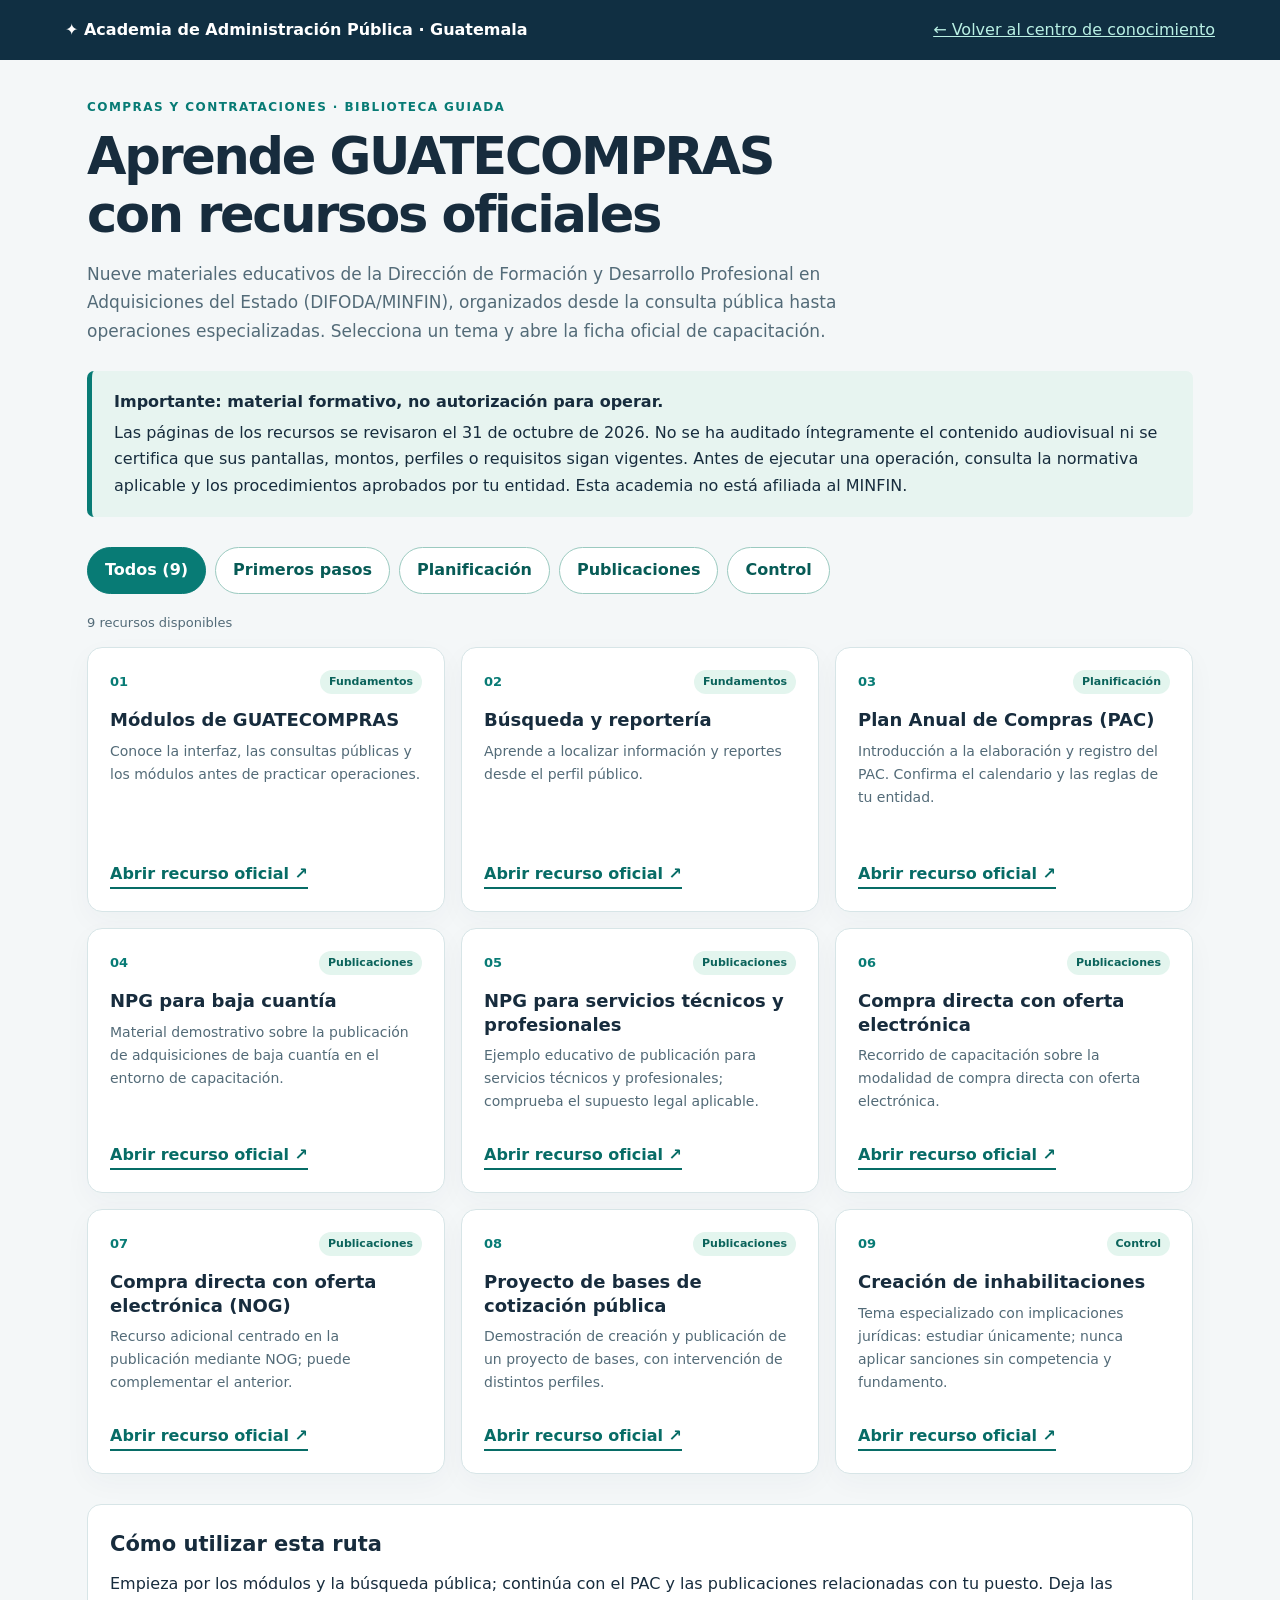
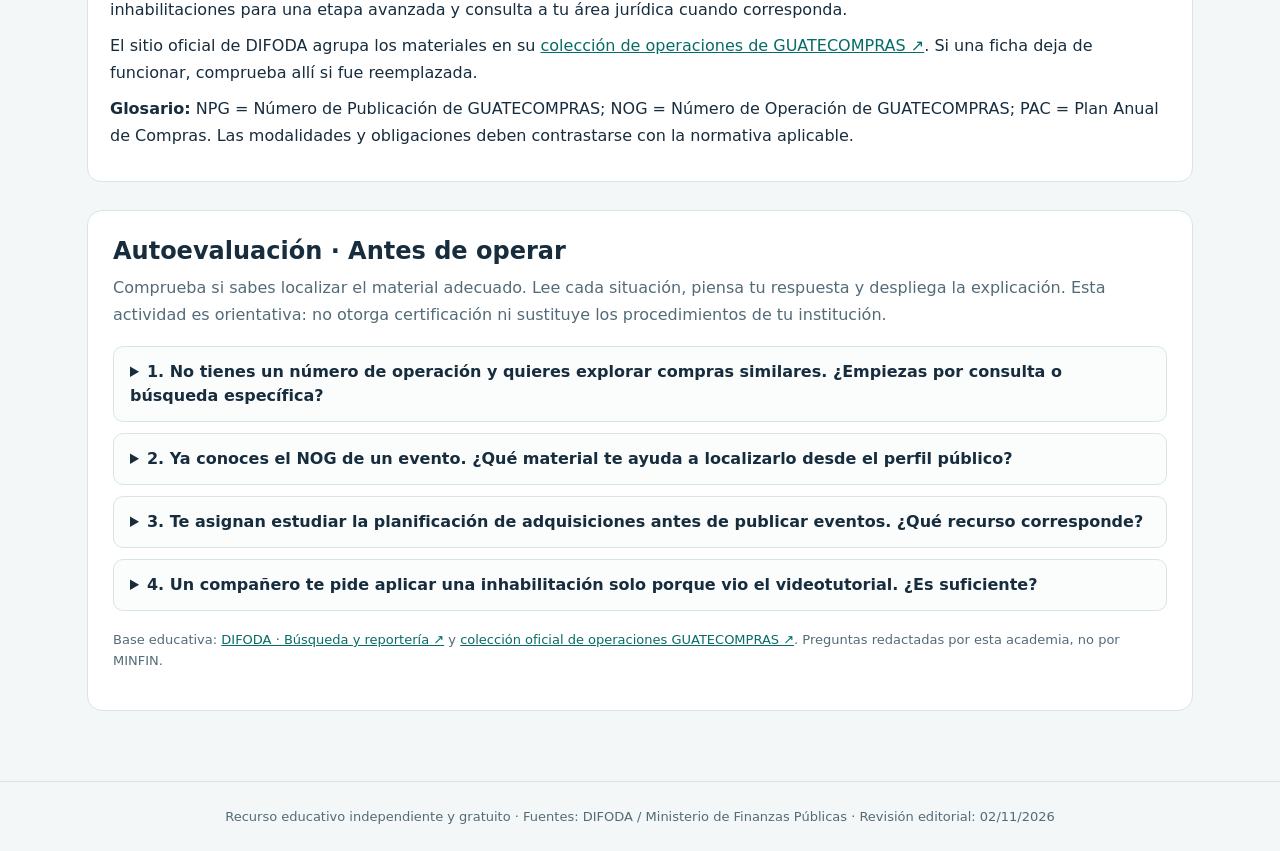
<file: ruta-guatecompras.html>
<!doctype html>
<html lang="es">
<head>
<meta charset="utf-8"><meta name="viewport" content="width=device-width, initial-scale=1">
<meta name="theme-color" content="#102f42">
<meta name="description" content="Ruta educativa gratuita de GUATECOMPRAS con nueve recursos oficiales de DIFODA/MINFIN, ordenados por aprendizaje y operación.">
<title>Ruta de aprendizaje GUATECOMPRAS · Academia de Administración Pública</title>
<style>
:root{--navy:#102f42;--teal:#087b75;--ink:#172c3d;--muted:#536b78;--line:#d7e5e7;--paper:#f4f7f8}
*{box-sizing:border-box}body{margin:0;background:var(--paper);color:var(--ink);font:16px/1.65 system-ui,"Segoe UI",sans-serif}
a{color:#076c66}a:focus-visible,button:focus-visible{outline:3px solid #14a993;outline-offset:3px}
header{background:var(--navy);color:white;padding:17px max(20px,calc((100vw - 1150px)/2));display:flex;justify-content:space-between;gap:14px;align-items:center;flex-wrap:wrap}
header a{color:#b9f0e4}main{max-width:1150px;margin:auto;padding:38px 22px 70px}
.eyebrow{font-size:12px;font-weight:800;letter-spacing:.12em;color:var(--teal);text-transform:uppercase}
h1{font-size:clamp(31px,4.7vw,51px);line-height:1.13;letter-spacing:-.045em;margin:10px 0 16px}
.lede{max-width:800px;font-size:17px;color:var(--muted)}.notice{background:#e7f4f0;border-left:5px solid var(--teal);border-radius:7px;padding:18px 22px;margin:26px 0}
.notice strong{display:block;margin-bottom:5px}.notice p{margin:0}
.tools{display:flex;flex-wrap:wrap;gap:9px;margin:30px 0 18px}
.tools button{font:inherit;cursor:pointer;border:1px solid #9bcac0;background:white;color:#075b56;border-radius:99px;padding:9px 17px;font-weight:700}
.tools button[aria-pressed=true]{background:#087b75;color:white;border-color:#087b75}
.count{font-size:13px;color:var(--muted);margin-bottom:14px}
.grid{display:grid;grid-template-columns:repeat(3,minmax(0,1fr));gap:16px}
.card{background:white;border:1px solid var(--line);border-radius:15px;padding:22px;display:flex;flex-direction:column;min-height:265px;box-shadow:0 9px 28px #17364709}
.card[hidden]{display:none}.top{display:flex;align-items:center;justify-content:space-between;gap:10px}.number{font-weight:850;font-size:13px;color:var(--teal)}
.tag{font-size:11px;font-weight:800;color:#0b635b;background:#e3f5ee;border-radius:99px;padding:3px 9px}
.card h3{font-size:18px;line-height:1.3;margin:14px 0 8px}.card p{font-size:14px;color:var(--muted);margin:0 0 18px;flex:1}
.card a{display:inline-block;align-self:flex-start;font-weight:800;text-decoration:none;border-bottom:2px solid currentColor}
.extra{background:white;border:1px solid var(--line);border-radius:14px;padding:22px;margin-top:30px}.extra h2{margin:0 0 9px;font-size:21px}.extra p{margin:0 0 10px}
footer{text-align:center;padding:24px;color:var(--muted);font-size:13px;border-top:1px solid var(--line)}
@media(max-width:900px){.grid{grid-template-columns:repeat(2,minmax(0,1fr))}}@media(max-width:600px){main{padding:27px 15px 48px}.grid{grid-template-columns:1fr}.card{min-height:0}.tools button{padding:8px 12px;font-size:14px}}
@media(prefers-reduced-motion:reduce){*{scroll-behavior:auto!important}}

/* Autoevaluación sin dependencias: las respuestas se revelan únicamente a petición. */
.practice{background:#fff;border:1px solid var(--line);border-radius:15px;padding:25px;margin-top:28px}
.practice h2{font-size:24px;line-height:1.3;margin:0 0 8px}.practice .intro{color:var(--muted);margin:0 0 18px}
.practice details{border:1px solid var(--line);border-radius:10px;padding:13px 16px;margin-top:11px;background:#fbfdfd}
.practice summary{cursor:pointer;font-weight:750;line-height:1.5}.practice summary:focus-visible{outline:3px solid #14a993;outline-offset:4px}
.practice details[open]{background:#edf8f4}.practice details p{margin:12px 0 0;color:var(--ink)}
.practice .source{font-size:13px;color:var(--muted);margin-top:18px}
</style>
</head>
<body>
<header><strong>✦ Academia de Administración Pública · Guatemala</strong><a href="./#biblioteca-siaf">← Volver al centro de conocimiento</a></header>
<main>
<div class="eyebrow">Compras y contrataciones · Biblioteca guiada</div>
<h1>Aprende GUATECOMPRAS<br>con recursos oficiales</h1>
<p class="lede">Nueve materiales educativos de la Dirección de Formación y Desarrollo Profesional en Adquisiciones del Estado (DIFODA/MINFIN), organizados desde la consulta pública hasta operaciones especializadas. Selecciona un tema y abre la ficha oficial de capacitación.</p>
<div class="notice" role="note"><strong>Importante: material formativo, no autorización para operar.</strong><p>Las páginas de los recursos se revisaron el 31 de octubre de 2026. No se ha auditado íntegramente el contenido audiovisual ni se certifica que sus pantallas, montos, perfiles o requisitos sigan vigentes. Antes de ejecutar una operación, consulta la normativa aplicable y los procedimientos aprobados por tu entidad. Esta academia no está afiliada al MINFIN.</p></div>
<div class="tools" role="group" aria-label="Filtrar recursos por etapa">
<button type="button" data-filter="Todos" aria-pressed="true">Todos (9)</button>
<button type="button" data-filter="Inicio" aria-pressed="false">Primeros pasos</button>
<button type="button" data-filter="Planificación" aria-pressed="false">Planificación</button>
<button type="button" data-filter="Publicaciones" aria-pressed="false">Publicaciones</button>
<button type="button" data-filter="Control" aria-pressed="false">Control</button>
</div>
<div class="count" id="result-count" role="status" aria-live="polite">9 recursos disponibles</div>
<section class="grid" aria-label="Materiales educativos oficiales">
<article class="card" data-topic="Inicio"><div class="top"><span class="number">01</span><span class="tag">Fundamentos</span></div><h3>Módulos de GUATECOMPRAS</h3><p>Conoce la interfaz, las consultas públicas y los módulos antes de practicar operaciones.</p><a href="https://formacion.minfin.gob.gt/modulos-guatecompras/" target="_blank" rel="noopener noreferrer" aria-label="Abrir recurso oficial: Módulos de GUATECOMPRAS">Abrir recurso oficial ↗</a></article>
<article class="card" data-topic="Inicio"><div class="top"><span class="number">02</span><span class="tag">Fundamentos</span></div><h3>Búsqueda y reportería</h3><p>Aprende a localizar información y reportes desde el perfil público.</p><a href="https://formacion.minfin.gob.gt/busqueda-y-reporteria-en-el-sistema-guatecompras/" target="_blank" rel="noopener noreferrer" aria-label="Abrir recurso oficial: Búsqueda y reportería">Abrir recurso oficial ↗</a></article>
<article class="card" data-topic="Planificación"><div class="top"><span class="number">03</span><span class="tag">Planificación</span></div><h3>Plan Anual de Compras (PAC)</h3><p>Introducción a la elaboración y registro del PAC. Confirma el calendario y las reglas de tu entidad.</p><a href="https://formacion.minfin.gob.gt/pac/" target="_blank" rel="noopener noreferrer" aria-label="Abrir recurso oficial: Plan Anual de Compras (PAC)">Abrir recurso oficial ↗</a></article>
<article class="card" data-topic="Publicaciones"><div class="top"><span class="number">04</span><span class="tag">Publicaciones</span></div><h3>NPG para baja cuantía</h3><p>Material demostrativo sobre la publicación de adquisiciones de baja cuantía en el entorno de capacitación.</p><a href="https://formacion.minfin.gob.gt/creacion-de-un-npg-para-baja-cuantia-en-el-sistema-guatecompras/" target="_blank" rel="noopener noreferrer" aria-label="Abrir recurso oficial: NPG para baja cuantía">Abrir recurso oficial ↗</a></article>
<article class="card" data-topic="Publicaciones"><div class="top"><span class="number">05</span><span class="tag">Publicaciones</span></div><h3>NPG para servicios técnicos y profesionales</h3><p>Ejemplo educativo de publicación para servicios técnicos y profesionales; comprueba el supuesto legal aplicable.</p><a href="https://formacion.minfin.gob.gt/npg-servicios-tecnicos-y-profesionales/" target="_blank" rel="noopener noreferrer" aria-label="Abrir recurso oficial: NPG para servicios técnicos y profesionales">Abrir recurso oficial ↗</a></article>
<article class="card" data-topic="Publicaciones"><div class="top"><span class="number">06</span><span class="tag">Publicaciones</span></div><h3>Compra directa con oferta electrónica</h3><p>Recorrido de capacitación sobre la modalidad de compra directa con oferta electrónica.</p><a href="https://formacion.minfin.gob.gt/compra-directa-con-oferta-electronica/" target="_blank" rel="noopener noreferrer" aria-label="Abrir recurso oficial: Compra directa con oferta electrónica">Abrir recurso oficial ↗</a></article>
<article class="card" data-topic="Publicaciones"><div class="top"><span class="number">07</span><span class="tag">Publicaciones</span></div><h3>Compra directa con oferta electrónica (NOG)</h3><p>Recurso adicional centrado en la publicación mediante NOG; puede complementar el anterior.</p><a href="https://formacion.minfin.gob.gt/compra-directa-con-oferta-electronica-nog/" target="_blank" rel="noopener noreferrer" aria-label="Abrir recurso oficial: Compra directa con oferta electrónica (NOG)">Abrir recurso oficial ↗</a></article>
<article class="card" data-topic="Publicaciones"><div class="top"><span class="number">08</span><span class="tag">Publicaciones</span></div><h3>Proyecto de bases de cotización pública</h3><p>Demostración de creación y publicación de un proyecto de bases, con intervención de distintos perfiles.</p><a href="https://formacion.minfin.gob.gt/creacion-y-publicacion-de-una-cotizacion-publica/" target="_blank" rel="noopener noreferrer" aria-label="Abrir recurso oficial: Proyecto de bases de cotización pública">Abrir recurso oficial ↗</a></article>
<article class="card" data-topic="Control"><div class="top"><span class="number">09</span><span class="tag">Control</span></div><h3>Creación de inhabilitaciones</h3><p>Tema especializado con implicaciones jurídicas: estudiar únicamente; nunca aplicar sanciones sin competencia y fundamento.</p><a href="https://formacion.minfin.gob.gt/inhabilitaciones/" target="_blank" rel="noopener noreferrer" aria-label="Abrir recurso oficial: Creación de inhabilitaciones">Abrir recurso oficial ↗</a></article>
</section>
<section class="extra"><h2>Cómo utilizar esta ruta</h2><p>Empieza por los módulos y la búsqueda pública; continúa con el PAC y las publicaciones relacionadas con tu puesto. Deja las inhabilitaciones para una etapa avanzada y consulta a tu área jurídica cuando corresponda.</p><p>El sitio oficial de DIFODA agrupa los materiales en su <a href="https://formacion.minfin.gob.gt/coleccion-videotutoriales/" target="_blank" rel="noopener noreferrer">colección de operaciones de GUATECOMPRAS ↗</a>. Si una ficha deja de funcionar, comprueba allí si fue reemplazada.</p><p><strong>Glosario:</strong> NPG = Número de Publicación de GUATECOMPRAS; NOG = Número de Operación de GUATECOMPRAS; PAC = Plan Anual de Compras. Las modalidades y obligaciones deben contrastarse con la normativa aplicable.</p></section>

<section class="practice" id="autoevaluacion" aria-labelledby="autoevaluacion-title">
<h2 id="autoevaluacion-title">Autoevaluación · Antes de operar</h2>
<p class="intro">Comprueba si sabes localizar el material adecuado. Lee cada situación, piensa tu respuesta y despliega la explicación. Esta actividad es orientativa: no otorga certificación ni sustituye los procedimientos de tu institución.</p>
<details><summary>1. No tienes un número de operación y quieres explorar compras similares. ¿Empiezas por consulta o búsqueda específica?</summary><p><strong>Consulta.</strong> DIFODA distingue la consulta, cuando no se dispone de un dato certero, de la búsqueda con un identificador conocido, como un NOG. Revisa el recurso «Búsqueda y reportería».</p></details>
<details><summary>2. Ya conoces el NOG de un evento. ¿Qué material te ayuda a localizarlo desde el perfil público?</summary><p><strong>Búsqueda y reportería.</strong> El material oficial explica cómo buscar información usando un dato conocido. No necesitas empezar creando una publicación.</p></details>
<details><summary>3. Te asignan estudiar la planificación de adquisiciones antes de publicar eventos. ¿Qué recurso corresponde?</summary><p><strong>Plan Anual de Compras (PAC).</strong> Consulta primero el material de planificación y confirma después los lineamientos y competencias aplicables a tu entidad.</p></details>
<details><summary>4. Un compañero te pide aplicar una inhabilitación solo porque vio el videotutorial. ¿Es suficiente?</summary><p><strong>No.</strong> El videotutorial es material educativo. Una actuación con consecuencias jurídicas requiere competencia, fundamento y el procedimiento institucional correspondiente; estudia el recurso, pero no ejecutes sanciones basándote únicamente en él.</p></details>
<p class="source">Base educativa: <a href="https://formacion.minfin.gob.gt/busqueda-y-reporteria-en-el-sistema-guatecompras/" target="_blank" rel="noopener noreferrer">DIFODA · Búsqueda y reportería ↗</a> y <a href="https://formacion.minfin.gob.gt/coleccion-videotutoriales/" target="_blank" rel="noopener noreferrer">colección oficial de operaciones GUATECOMPRAS ↗</a>. Preguntas redactadas por esta academia, no por MINFIN.</p>
</section>
</main>
<footer>Recurso educativo independiente y gratuito · Fuentes: DIFODA / Ministerio de Finanzas Públicas · Revisión editorial: 02/11/2026</footer>
<script>
"use strict";
const buttons=[...document.querySelectorAll("[data-filter]")];
const cards=[...document.querySelectorAll("[data-topic]")];
const count=document.getElementById("result-count");
buttons.forEach(button=>button.addEventListener("click",()=>{
const filter=button.dataset.filter;
buttons.forEach(b=>b.setAttribute("aria-pressed",String(b===button)));
let visible=0;
cards.forEach(card=>{card.hidden=filter!=="Todos"&&card.dataset.topic!==filter;if(!card.hidden)visible++;});
count.textContent=visible+" recurso"+(visible===1?"":"s")+" disponible"+(visible===1?"":"s");
}));
</script>
</body></html>
</file>
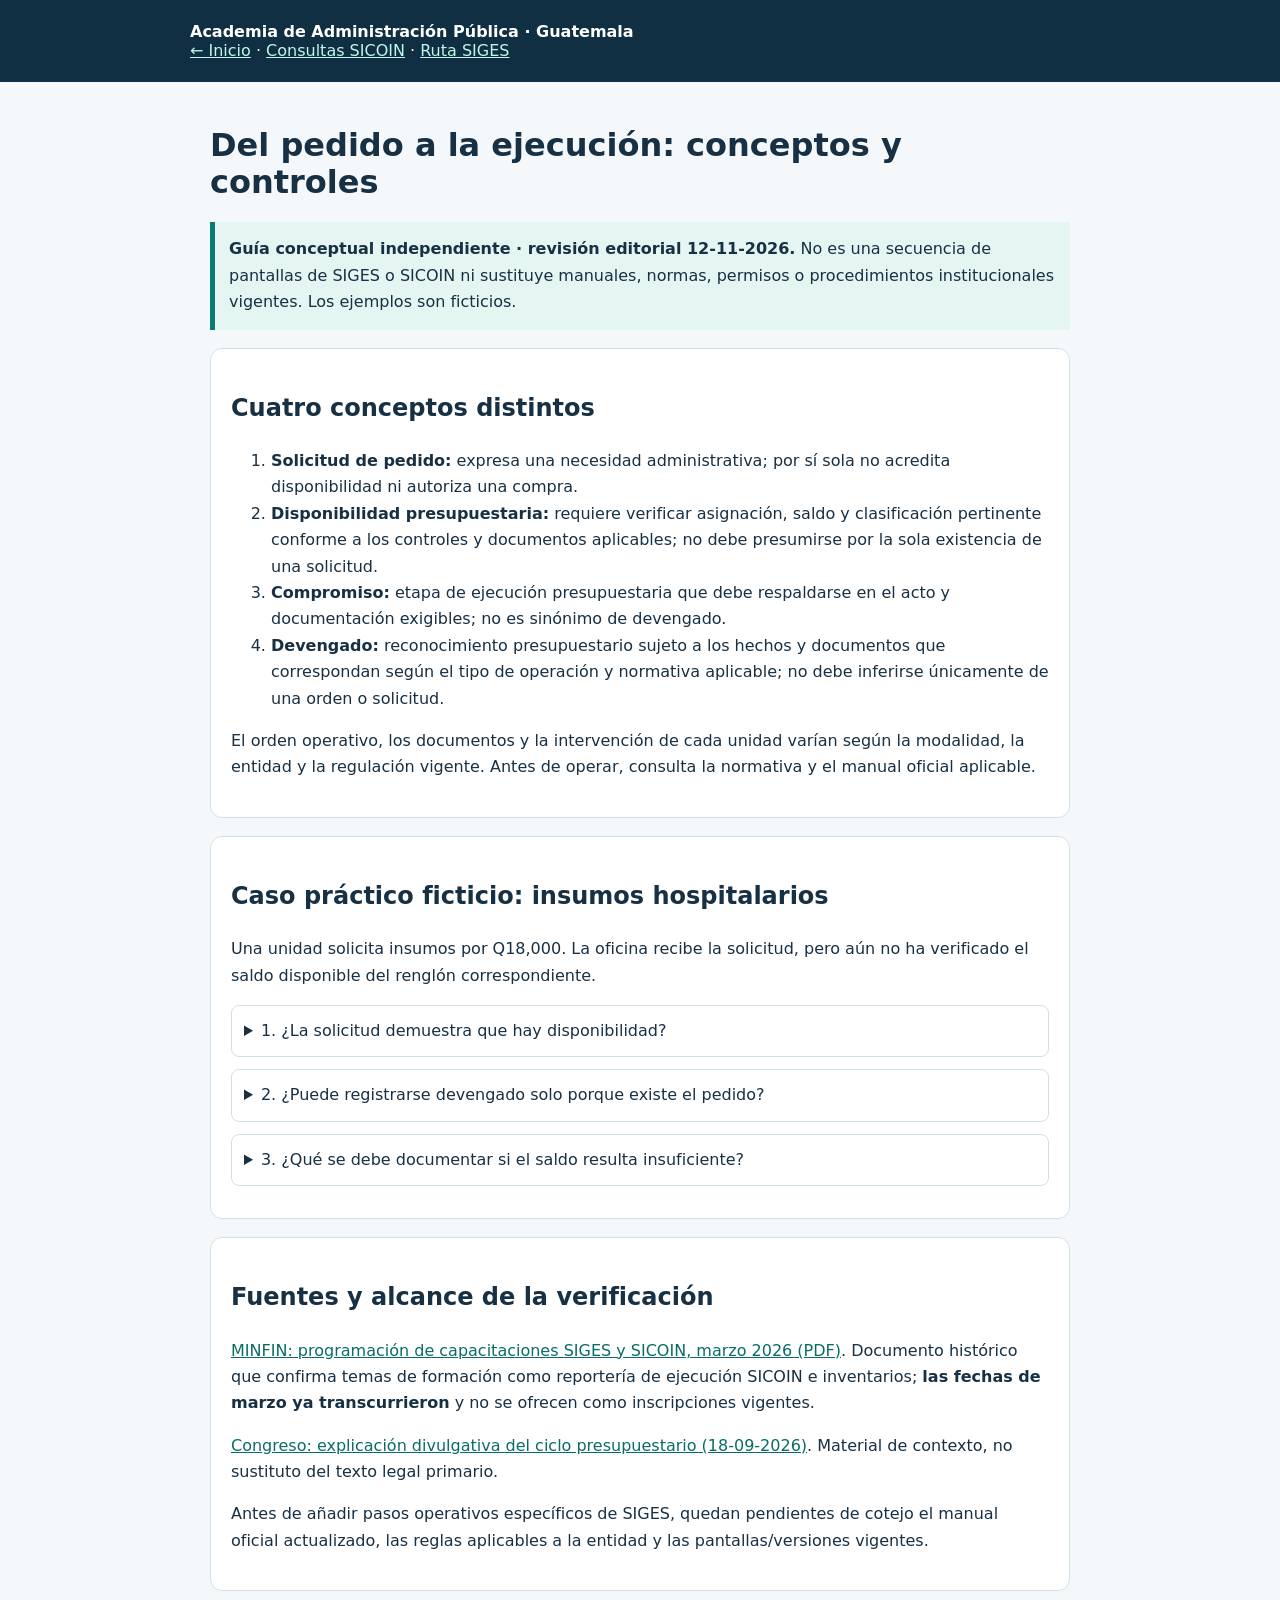
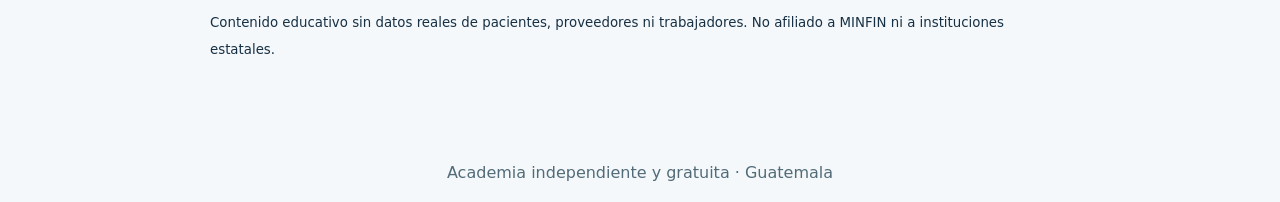
<file: ruta-pedido-ejecucion.html>
<!doctype html>
<html lang="es"><head><meta charset="utf-8"><meta name="viewport" content="width=device-width,initial-scale=1"><meta name="description" content="Práctica introductoria para distinguir solicitud, disponibilidad, compromiso y devengado en gestión pública guatemalteca."><title>Del pedido a la ejecución · Academia pública</title><style>:root{font-family:system-ui,Arial,sans-serif;color:#173044;background:#f4f8fa}*{box-sizing:border-box}body{margin:0}header{background:#102f42;color:white;padding:22px max(20px,calc((100% - 900px)/2))}header a{color:#c0f6eb}main{max-width:900px;margin:auto;padding:24px 20px 65px;line-height:1.65}h1{line-height:1.15}section{background:white;border:1px solid #d1e0e5;border-radius:12px;padding:20px;margin:18px 0}.note{border-left:5px solid #087b75;background:#e5f5f1;padding:14px}a{color:#086d66}a:focus-visible,summary:focus-visible{outline:3px solid #14a993;outline-offset:3px}details{margin:12px 0;padding:12px;border:1px solid #d1e0e5;border-radius:8px}footer{text-align:center;color:#526b78;padding:20px}</style></head><body><header><strong>Academia de Administración Pública · Guatemala</strong><br><a href="./">← Inicio</a> · <a href="ruta-consultas-sicoin.html">Consultas SICOIN</a> · <a href="ruta-siges.html">Ruta SIGES</a></header><main><h1>Del pedido a la ejecución: conceptos y controles</h1><p class="note"><strong>Guía conceptual independiente · revisión editorial 12-11-2026.</strong> No es una secuencia de pantallas de SIGES o SICOIN ni sustituye manuales, normas, permisos o procedimientos institucionales vigentes. Los ejemplos son ficticios.</p><section><h2>Cuatro conceptos distintos</h2><ol><li><strong>Solicitud de pedido:</strong> expresa una necesidad administrativa; por sí sola no acredita disponibilidad ni autoriza una compra.</li><li><strong>Disponibilidad presupuestaria:</strong> requiere verificar asignación, saldo y clasificación pertinente conforme a los controles y documentos aplicables; no debe presumirse por la sola existencia de una solicitud.</li><li><strong>Compromiso:</strong> etapa de ejecución presupuestaria que debe respaldarse en el acto y documentación exigibles; no es sinónimo de devengado.</li><li><strong>Devengado:</strong> reconocimiento presupuestario sujeto a los hechos y documentos que correspondan según el tipo de operación y normativa aplicable; no debe inferirse únicamente de una orden o solicitud.</li></ol><p>El orden operativo, los documentos y la intervención de cada unidad varían según la modalidad, la entidad y la regulación vigente. Antes de operar, consulta la normativa y el manual oficial aplicable.</p></section><section><h2>Caso práctico ficticio: insumos hospitalarios</h2><p>Una unidad solicita insumos por Q18,000. La oficina recibe la solicitud, pero aún no ha verificado el saldo disponible del renglón correspondiente.</p><details><summary>1. ¿La solicitud demuestra que hay disponibilidad?</summary><p>No. Se necesita verificar la clasificación presupuestaria, el saldo y los controles aplicables antes de emitir cualquier conclusión.</p></details><details><summary>2. ¿Puede registrarse devengado solo porque existe el pedido?</summary><p>No. La solicitud no prueba por sí sola que se hayan cumplido las condiciones y respaldos necesarios para el devengado.</p></details><details><summary>3. ¿Qué se debe documentar si el saldo resulta insuficiente?</summary><p>La verificación realizada, el renglón y la necesidad identificada, sin inventar disponibilidad ni alterar documentos. Corresponde seguir el procedimiento institucional vigente para comunicar y resolver la insuficiencia.</p></details></section><section><h2>Fuentes y alcance de la verificación</h2><p><a href="https://sicoindes.minfin.gob.gt/sicoinweb/downloads/22226122251_Programaci%C3%B3n%20capacitaciones%20Siges%20y%20Sicoin%20marzo%202026.pdf" rel="noopener noreferrer">MINFIN: programación de capacitaciones SIGES y SICOIN, marzo 2026 (PDF)</a>. Documento histórico que confirma temas de formación como reportería de ejecución SICOIN e inventarios; <strong>las fechas de marzo ya transcurrieron</strong> y no se ofrecen como inscripciones vigentes.</p><p><a href="https://www.congreso.gob.gt/noticias_congreso/17017/2026/3" rel="noopener noreferrer">Congreso: explicación divulgativa del ciclo presupuestario (18-09-2026)</a>. Material de contexto, no sustituto del texto legal primario.</p><p>Antes de añadir pasos operativos específicos de SIGES, quedan pendientes de cotejo el manual oficial actualizado, las reglas aplicables a la entidad y las pantallas/versiones vigentes.</p></section><p><small>Contenido educativo sin datos reales de pacientes, proveedores ni trabajadores. No afiliado a MINFIN ni a instituciones estatales.</small></p></main><footer>Academia independiente y gratuita · Guatemala</footer></body></html>
</file>
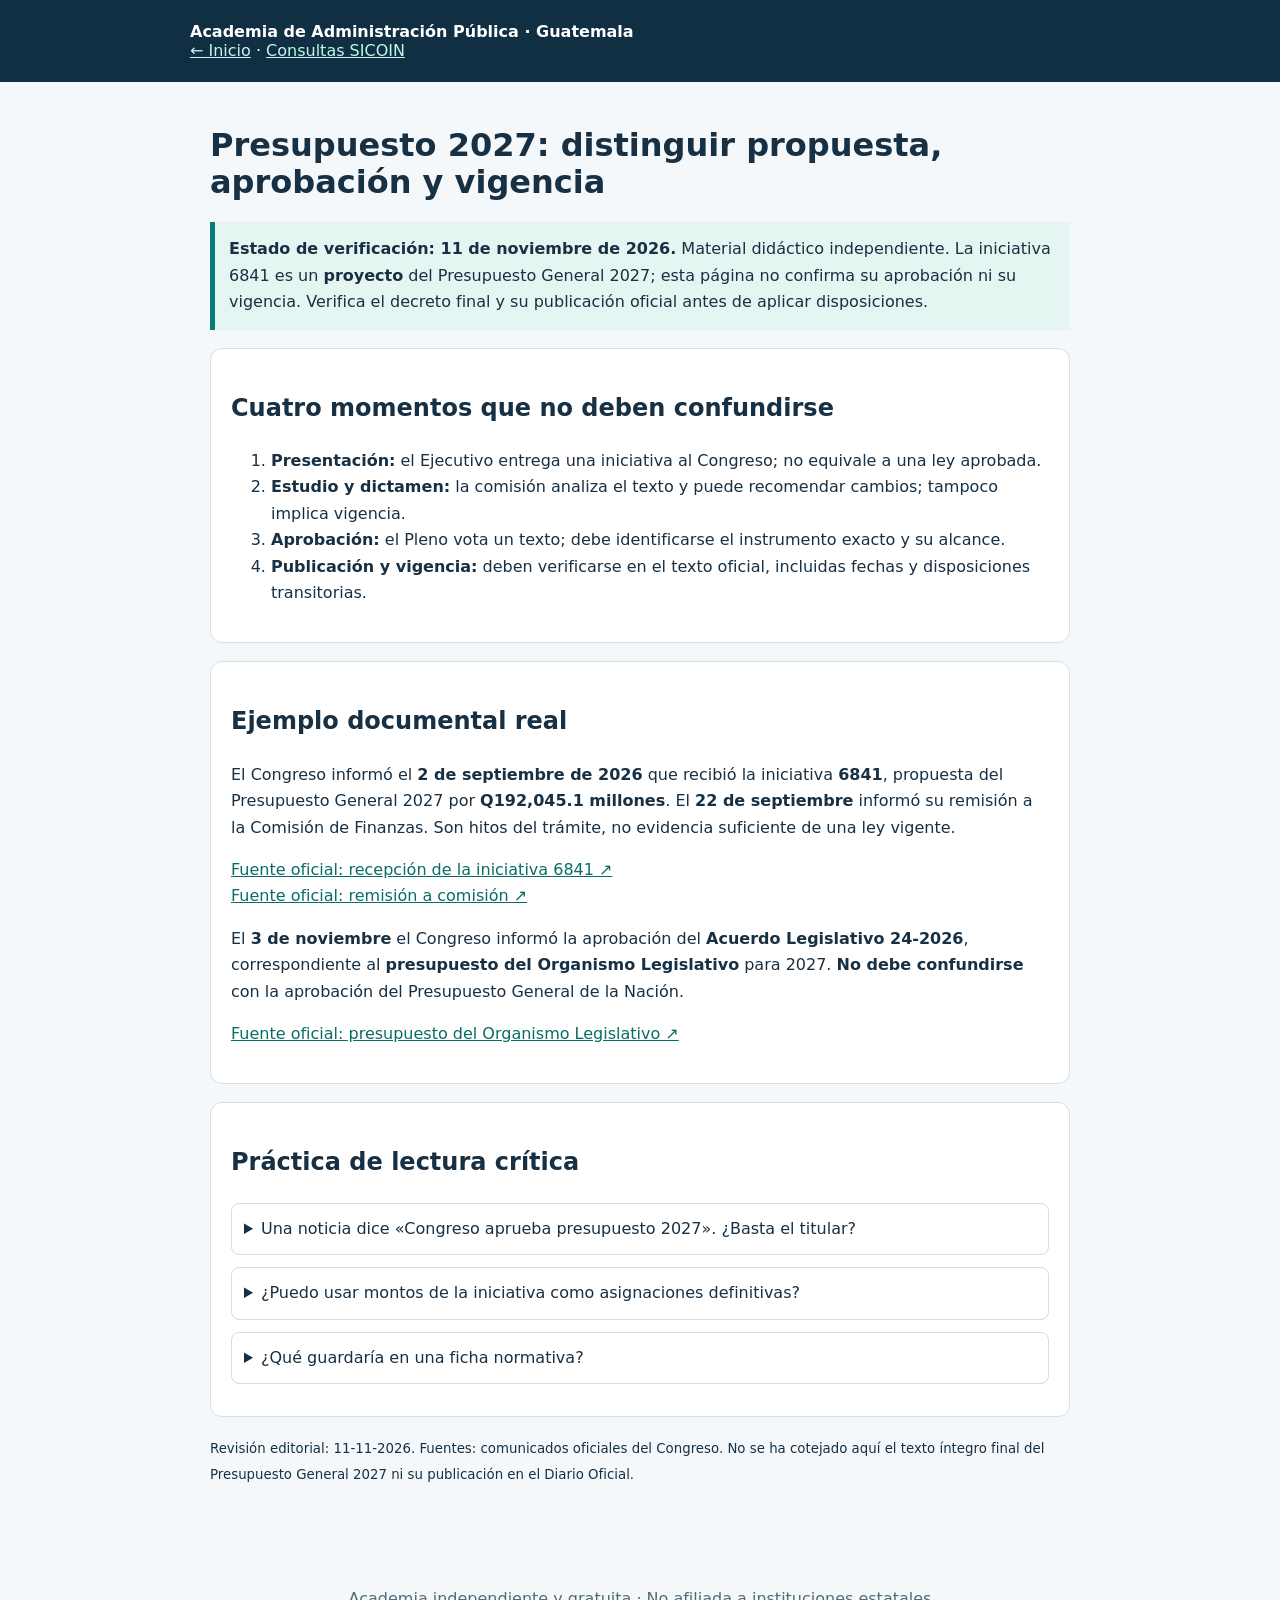
<file: ruta-presupuesto-2027.html>
<!doctype html>
<html lang="es"><head><meta charset="utf-8"><meta name="viewport" content="width=device-width,initial-scale=1"><meta name="description" content="Aprende a distinguir iniciativa, dictamen, aprobación y vigencia del presupuesto público de Guatemala."><title>Presupuesto 2027: propuesta y aprobación · Academia pública</title><style>:root{font-family:system-ui,Arial,sans-serif;color:#173044;background:#f4f8fa}*{box-sizing:border-box}body{margin:0}header{background:#102f42;color:white;padding:22px max(20px,calc((100% - 900px)/2))}header a{color:#c0f6eb}main{max-width:900px;margin:auto;padding:24px 20px 65px;line-height:1.65}h1{line-height:1.15}section{background:white;border:1px solid #d1e0e5;border-radius:12px;padding:20px;margin:18px 0}.note{border-left:5px solid #087b75;background:#e5f5f1;padding:14px}a{color:#086d66}a:focus-visible,summary:focus-visible{outline:3px solid #14a993;outline-offset:3px}details{margin:12px 0;padding:12px;border:1px solid #d1e0e5;border-radius:8px}footer{text-align:center;color:#526b78;padding:20px}</style></head><body><header><strong>Academia de Administración Pública · Guatemala</strong><br><a href="./">← Inicio</a> · <a href="ruta-consultas-sicoin.html">Consultas SICOIN</a></header><main><h1>Presupuesto 2027: distinguir propuesta, aprobación y vigencia</h1><p class="note"><strong>Estado de verificación: 11 de noviembre de 2026.</strong> Material didáctico independiente. La iniciativa 6841 es un <strong>proyecto</strong> del Presupuesto General 2027; esta página no confirma su aprobación ni su vigencia. Verifica el decreto final y su publicación oficial antes de aplicar disposiciones.</p><section><h2>Cuatro momentos que no deben confundirse</h2><ol><li><strong>Presentación:</strong> el Ejecutivo entrega una iniciativa al Congreso; no equivale a una ley aprobada.</li><li><strong>Estudio y dictamen:</strong> la comisión analiza el texto y puede recomendar cambios; tampoco implica vigencia.</li><li><strong>Aprobación:</strong> el Pleno vota un texto; debe identificarse el instrumento exacto y su alcance.</li><li><strong>Publicación y vigencia:</strong> deben verificarse en el texto oficial, incluidas fechas y disposiciones transitorias.</li></ol></section><section><h2>Ejemplo documental real</h2><p>El Congreso informó el <strong>2 de septiembre de 2026</strong> que recibió la iniciativa <strong>6841</strong>, propuesta del Presupuesto General 2027 por <strong>Q192,045.1 millones</strong>. El <strong>22 de septiembre</strong> informó su remisión a la Comisión de Finanzas. Son hitos del trámite, no evidencia suficiente de una ley vigente.</p><p><a href="https://www.congreso.gob.gt/noticias_congreso/16906/2026/">Fuente oficial: recepción de la iniciativa 6841 ↗</a><br><a href="https://www.congreso.gob.gt/noticias_congreso/17029/2026/4">Fuente oficial: remisión a comisión ↗</a></p><p>El <strong>3 de noviembre</strong> el Congreso informó la aprobación del <strong>Acuerdo Legislativo 24-2026</strong>, correspondiente al <strong>presupuesto del Organismo Legislativo</strong> para 2027. <strong>No debe confundirse</strong> con la aprobación del Presupuesto General de la Nación.</p><p><a href="https://www.congreso.gob.gt/noticias_congreso/17391/2026/4">Fuente oficial: presupuesto del Organismo Legislativo ↗</a></p></section><section><h2>Práctica de lectura crítica</h2><details><summary>Una noticia dice «Congreso aprueba presupuesto 2027». ¿Basta el titular?</summary><p>No. Comprueba si se refiere al Presupuesto General del Estado o al presupuesto propio del Organismo Legislativo, el número del instrumento y el texto aprobado.</p></details><details><summary>¿Puedo usar montos de la iniciativa como asignaciones definitivas?</summary><p>No. Etiquétalos como montos propuestos hasta comprobar el texto final aprobado, publicado y aplicable.</p></details><details><summary>¿Qué guardaría en una ficha normativa?</summary><p>Identificador, institución emisora, fecha de aprobación, fecha de publicación, entrada en vigor, alcance, transitorios, enlace al texto primario y fecha de verificación. Si falta alguno, señala «pendiente».</p></details></section><p><small>Revisión editorial: 11-11-2026. Fuentes: comunicados oficiales del Congreso. No se ha cotejado aquí el texto íntegro final del Presupuesto General 2027 ni su publicación en el Diario Oficial.</small></p></main><footer>Academia independiente y gratuita · No afiliada a instituciones estatales</footer></body></html>
</file>
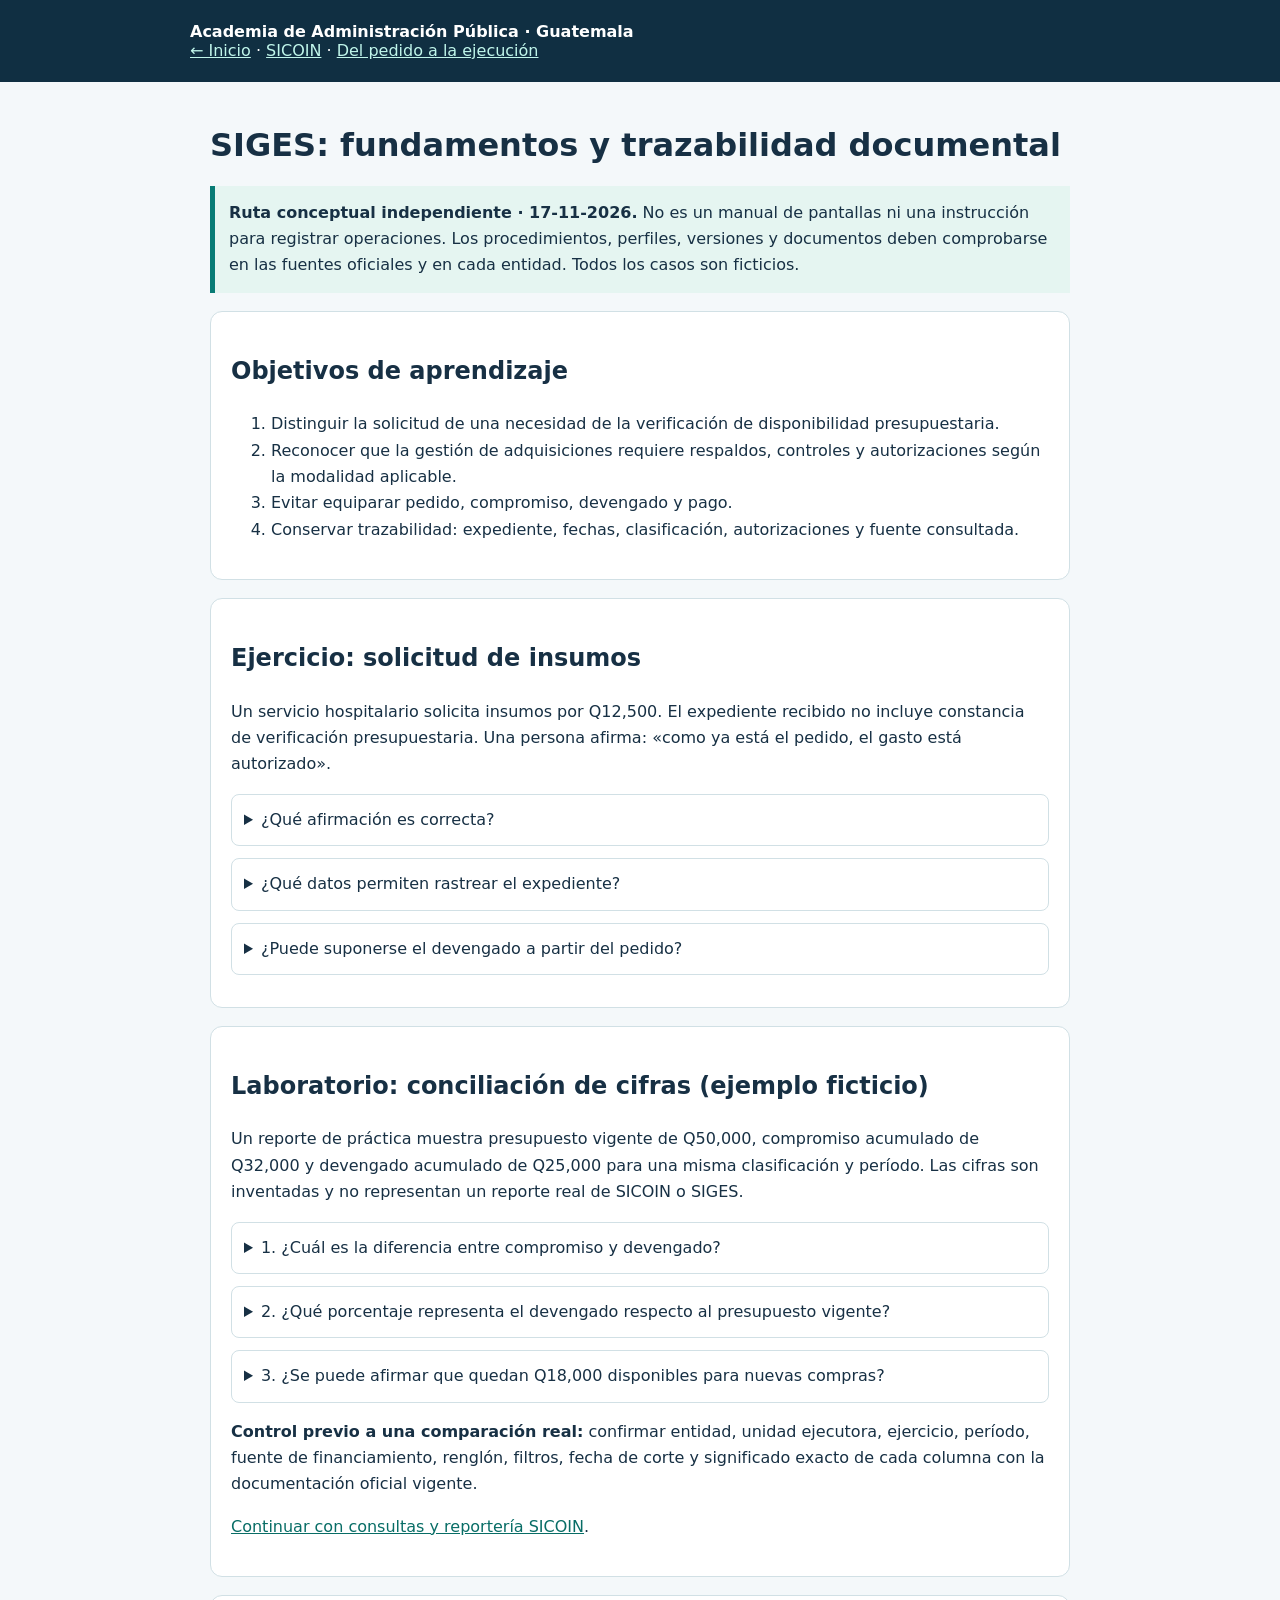
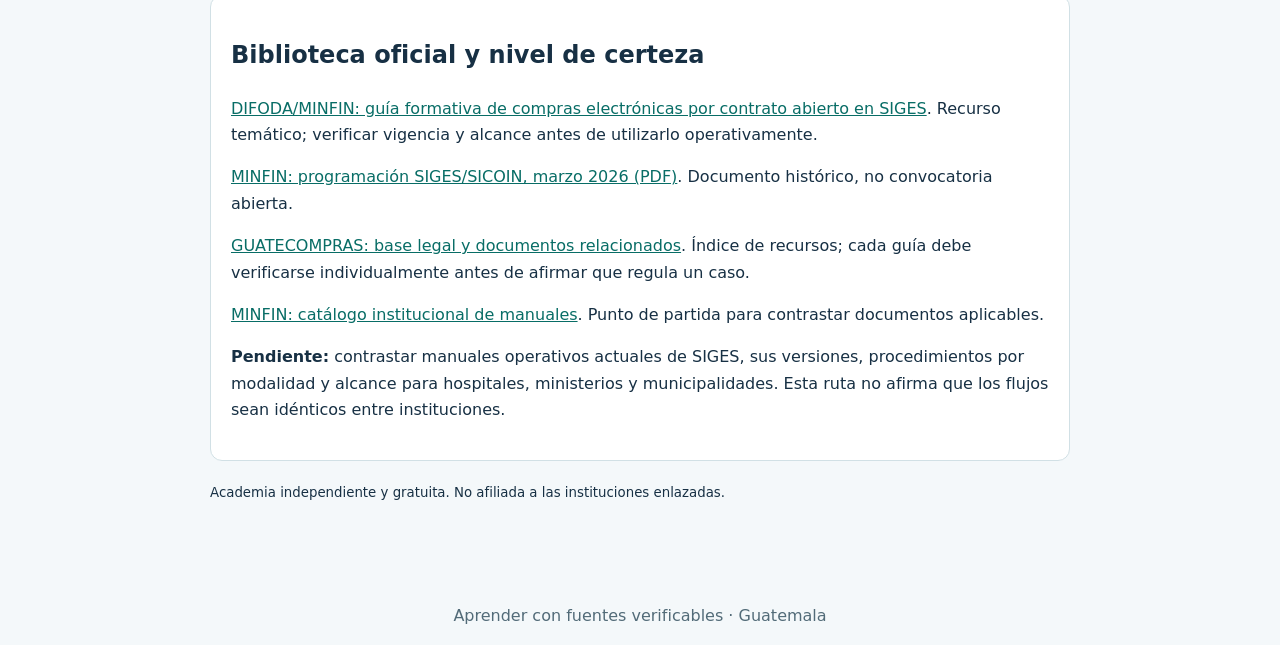
<file: ruta-siges.html>
<!doctype html>
<html lang="es"><head><meta charset="utf-8"><meta name="viewport" content="width=device-width,initial-scale=1"><meta name="description" content="Ruta introductoria gratuita de SIGES para la gestión pública guatemalteca, con ejercicios ficticios y fuentes oficiales."><title>Ruta introductoria SIGES · Academia pública</title><style>:root{font-family:system-ui,Arial,sans-serif;color:#173044;background:#f4f8fa}*{box-sizing:border-box}body{margin:0}header{background:#102f42;color:white;padding:22px max(20px,calc((100% - 900px)/2))}header a{color:#c0f6eb}main{max-width:900px;margin:auto;padding:24px 20px 65px;line-height:1.65}h1{line-height:1.15}section{background:white;border:1px solid #d1e0e5;border-radius:12px;padding:20px;margin:18px 0}.note{border-left:5px solid #087b75;background:#e5f5f1;padding:14px}a{color:#086d66}a:focus-visible,summary:focus-visible{outline:3px solid #14a993;outline-offset:3px}details{margin:12px 0;padding:12px;border:1px solid #d1e0e5;border-radius:8px}footer{text-align:center;color:#526b78;padding:20px}</style></head><body><header><strong>Academia de Administración Pública · Guatemala</strong><br><a href="./">← Inicio</a> · <a href="ruta-consultas-sicoin.html">SICOIN</a> · <a href="ruta-pedido-ejecucion.html">Del pedido a la ejecución</a></header><main><h1>SIGES: fundamentos y trazabilidad documental</h1><p class="note"><strong>Ruta conceptual independiente · 17-11-2026.</strong> No es un manual de pantallas ni una instrucción para registrar operaciones. Los procedimientos, perfiles, versiones y documentos deben comprobarse en las fuentes oficiales y en cada entidad. Todos los casos son ficticios.</p><section><h2>Objetivos de aprendizaje</h2><ol><li>Distinguir la solicitud de una necesidad de la verificación de disponibilidad presupuestaria.</li><li>Reconocer que la gestión de adquisiciones requiere respaldos, controles y autorizaciones según la modalidad aplicable.</li><li>Evitar equiparar pedido, compromiso, devengado y pago.</li><li>Conservar trazabilidad: expediente, fechas, clasificación, autorizaciones y fuente consultada.</li></ol></section><section><h2>Ejercicio: solicitud de insumos</h2><p>Un servicio hospitalario solicita insumos por Q12,500. El expediente recibido no incluye constancia de verificación presupuestaria. Una persona afirma: «como ya está el pedido, el gasto está autorizado».</p><details><summary>¿Qué afirmación es correcta?</summary><p>La existencia del pedido no demuestra por sí sola disponibilidad ni autorización de gasto. Corresponde verificar los controles y documentos exigibles antes de continuar, según el procedimiento institucional vigente.</p></details><details><summary>¿Qué datos permiten rastrear el expediente?</summary><p>Identificador documental, unidad solicitante, fecha, descripción de la necesidad, monto, clasificación presupuestaria cuando corresponda, autorizaciones y referencias de documentos relacionados. No publicar información personal ni credenciales.</p></details><details><summary>¿Puede suponerse el devengado a partir del pedido?</summary><p>No. El devengado es una etapa distinta y exige los hechos y respaldos correspondientes; no se deduce de la solicitud.</p></details></section><section><h2>Laboratorio: conciliación de cifras (ejemplo ficticio)</h2><p>Un reporte de práctica muestra presupuesto vigente de Q50,000, compromiso acumulado de Q32,000 y devengado acumulado de Q25,000 para una misma clasificación y período. Las cifras son inventadas y no representan un reporte real de SICOIN o SIGES.</p><details><summary>1. ¿Cuál es la diferencia entre compromiso y devengado?</summary><p>Q7,000 (Q32,000 − Q25,000). Esta diferencia aritmética no prueba por sí sola un error, una deuda exigible ni un saldo disponible.</p></details><details><summary>2. ¿Qué porcentaje representa el devengado respecto al presupuesto vigente?</summary><p>50 % (Q25,000 ÷ Q50,000 × 100). El porcentaje describe solo la relación entre estas dos cifras del ejemplo.</p></details><details><summary>3. ¿Se puede afirmar que quedan Q18,000 disponibles para nuevas compras?</summary><p>No. Restar Q32,000 de Q50,000 produce Q18,000, pero el saldo realmente disponible requiere comprobar otras afectaciones, modificaciones, reservas, fecha de corte y reglas del reporte aplicable. No autorizar operaciones con esta resta aislada.</p></details><p><strong>Control previo a una comparación real:</strong> confirmar entidad, unidad ejecutora, ejercicio, período, fuente de financiamiento, renglón, filtros, fecha de corte y significado exacto de cada columna con la documentación oficial vigente.</p><p><a href="ruta-consultas-sicoin.html">Continuar con consultas y reportería SICOIN</a>.</p></section><section><h2>Biblioteca oficial y nivel de certeza</h2><p><a href="https://formacion.minfin.gob.gt/guia-para-las-compras-electronicas-por-contrato-abierto-en-siges/" rel="noopener noreferrer">DIFODA/MINFIN: guía formativa de compras electrónicas por contrato abierto en SIGES</a>. Recurso temático; verificar vigencia y alcance antes de utilizarlo operativamente.</p><p><a href="https://sicoindes.minfin.gob.gt/sicoinweb/downloads/22226122251_Programaci%C3%B3n%20capacitaciones%20Siges%20y%20Sicoin%20marzo%202026.pdf" rel="noopener noreferrer">MINFIN: programación SIGES/SICOIN, marzo 2026 (PDF)</a>. Documento histórico, no convocatoria abierta.</p><p><a href="https://www.guatecompras.gt/info/legislacion.aspx" rel="noopener noreferrer">GUATECOMPRAS: base legal y documentos relacionados</a>. Índice de recursos; cada guía debe verificarse individualmente antes de afirmar que regula un caso.</p><p><a href="https://www.minfin.gob.gt/legislacion-y-normas/manuales" rel="noopener noreferrer">MINFIN: catálogo institucional de manuales</a>. Punto de partida para contrastar documentos aplicables.</p><p><strong>Pendiente:</strong> contrastar manuales operativos actuales de SIGES, sus versiones, procedimientos por modalidad y alcance para hospitales, ministerios y municipalidades. Esta ruta no afirma que los flujos sean idénticos entre instituciones.</p></section><p><small>Academia independiente y gratuita. No afiliada a las instituciones enlazadas.</small></p></main><footer>Aprender con fuentes verificables · Guatemala</footer></body></html>
</file>
<file: styles.css>
:root{--bg:#f5f7fc;--card:#fff;--ink:#102340;--muted:#536582;--navy:#0d2446;--stroke:#dce4f0;--accent:#1687b9;--shade:#edf4fa}*{box-sizing:border-box}body{margin:0;background:var(--bg);color:var(--ink);font:15px/1.6 system-ui,sans-serif;transition:.25s}body.dark{--bg:#0a1425;--card:#15243a;--ink:#eef5ff;--muted:#b4c2d5;--stroke:#2f435d;--accent:#48c6ec;--shade:#20364e}button,input,select,textarea{font:inherit}button{cursor:pointer}button:focus-visible,input:focus-visible,select:focus-visible{outline:3px solid #55bdec;outline-offset:2px}.wrap{max-width:1190px;margin:auto;padding:0 20px}.top{background:#0d2446;color:white}.topline{display:flex;justify-content:space-between;gap:12px;align-items:center;min-height:78px}.brand{display:flex;gap:12px;align-items:center;color:white;text-decoration:none;font-weight:800;line-height:1.15;font-size:18px}.brandsub{display:block;font-size:11px;font-weight:500;letter-spacing:.12em;text-transform:uppercase;color:#bbcede}.logo{display:grid;place-items:center;background:#167ba4;width:42px;height:42px;border-radius:13px;color:white;font-size:24px}.topactions{display:flex;gap:8px}.topactions button{border:1px solid #ffffff42;background:#ffffff0d;color:white;padding:9px 12px;border-radius:10px}.topactions b{background:#2383b0;border-radius:15px;padding:1px 7px}.hero{background:linear-gradient(125deg,#0c2241,#153b68 70%,#16688a);color:white;padding:65px 0 53px}.eyebrow{font-size:11px;letter-spacing:.16em;color:#a9e6f4;font-weight:700}.hero h1{font-size:clamp(31px,5vw,56px);line-height:1.08;letter-spacing:-.045em;margin:18px 0}.hero em{color:#85def1;font-style:normal}.hero p{max-width:670px;color:#d5e5f1;font-size:16px}.searchbox{display:flex;align-items:center;max-width:820px;background:white;color:#29445e;margin-top:28px;padding:6px 14px;border-radius:14px;box-shadow:0 15px 40px #0003;gap:10px}.searchbox>span{font-size:28px}.searchbox input{border:0;outline:none;flex:1;min-width:0;padding:13px 4px;color:#17304c;background:white}.stats{display:flex;gap:24px;flex-wrap:wrap;margin-top:25px;color:#c3d6e8;font-size:12px}.stats strong{color:white}.toolbar{display:flex;justify-content:space-between;gap:16px;flex-wrap:wrap;align-items:center;margin:30px 0}.tabbar,.filters{display:flex;flex-wrap:wrap;gap:7px}.tab,.ghost,.filters select{background:var(--card);border:1px solid var(--stroke);border-radius:10px;padding:10px 13px;color:var(--ink)}.tab.selected{background:var(--ink);color:var(--card)}.ghost{background:var(--shade)}.subheading{display:flex;align-items:center;justify-content:space-between;margin:22px 0 14px;gap:10px}.subheading h2{font-size:21px;letter-spacing:-.02em;margin:0}.muted{color:var(--muted)}.chips{display:flex;gap:8px;overflow:auto;padding-bottom:15px}.chip{white-space:nowrap;border:1px solid var(--stroke);background:var(--card);color:var(--muted);padding:7px 13px;border-radius:40px}.chip.active{background:#176ea2;color:white;border-color:#176ea2}.grid{display:grid;grid-template-columns:repeat(3,minmax(0,1fr));gap:16px;padding-bottom:30px}.term{background:var(--card);border:1px solid var(--stroke);padding:19px;border-radius:15px;box-shadow:0 8px 30px #132c4610;transition:transform .23s,box-shadow .23s;animation:rise .35s both}.term:hover{transform:translateY(-4px);box-shadow:0 15px 42px #0002}.termhead{display:flex;justify-content:space-between;gap:7px;align-items:start}.term h3{margin:10px 0 7px;line-height:1.3;font-size:19px}.term p{margin:9px 0 14px;color:var(--muted);font-size:14px}.tag{font-size:11px;color:var(--accent);font-weight:700}.iconbtn{background:transparent;border:0;color:var(--muted);font-size:21px;padding:0 5px}.iconbtn.on{color:#dc5178}.details{border:0;background:var(--shade);padding:9px 14px;border-radius:9px;color:var(--ink);font-weight:700}.view{display:none}.view.active{display:block}.panel{background:var(--card);border:1px solid var(--stroke);border-radius:17px;padding:26px;margin:18px 0;box-shadow:0 8px 30px #132c4610}.study{max-width:760px;margin:35px auto;text-align:center}.studycard{min-height:220px;display:grid;align-content:center;padding:25px;border:1px solid var(--stroke);border-radius:15px;background:var(--shade);margin:20px 0;cursor:pointer}.studycard h2{font-size:30px}.row{display:flex;gap:10px;align-items:center;flex-wrap:wrap}.primary{background:#117eae;border:0;border-radius:10px;padding:11px 16px;color:white}.ans{display:block;width:100%;text-align:left;margin:8px 0;padding:13px;border:1px solid var(--stroke);background:var(--card);color:var(--ink);border-radius:10px}.ans.correct{border-color:#16a084}.ans.wrong{border-color:#d25b62}.modal{position:fixed;inset:0;background:#081a2d99;display:grid;place-items:center;z-index:10;padding:18px}.modal[hidden]{display:none}.modalbody{max-width:750px;width:100%;max-height:90vh;overflow:auto;background:var(--card);color:var(--ink);padding:26px;border-radius:20px;box-shadow:0 20px 80px #0005;animation:rise .25s}.modalbody h2{margin:7px 0}.modalbody p{line-height:1.75}.divider{border:0;border-top:1px solid var(--stroke);margin:18px 0}.mini{font-size:12px;color:var(--muted)}.notice{padding:12px 16px;background:var(--shade);border-radius:10px;color:var(--muted)}.assistant{position:fixed;bottom:18px;right:18px;z-index:8}.chatToggle{background:#0d6e9d;color:white;border:0;box-shadow:0 10px 35px #0003;border-radius:50px;padding:14px 20px;font-weight:800}.chat{width:min(380px,calc(100vw - 30px));height:min(570px,75vh);background:var(--card);border:1px solid var(--stroke);border-radius:18px;box-shadow:0 18px 60px #0003;display:flex;flex-direction:column;overflow:hidden}.chat[hidden]{display:none}.chathead{padding:14px;background:#10294a;color:white;display:flex;justify-content:space-between;align-items:center}.chatlog{overflow:auto;flex:1;padding:15px}.bubble{padding:10px 13px;border-radius:12px;margin:10px 0;background:var(--shade);white-space:pre-wrap;font-size:13px}.bubble.mine{background:#d7effb;color:#103655;margin-left:35px}.chatForm{display:flex;gap:6px;padding:10px;border-top:1px solid var(--stroke)}.chatForm input{min-width:0;flex:1;background:var(--card);color:var(--ink);border:1px solid var(--stroke);border-radius:9px;padding:10px}.footer{background:#0d2446;color:#d4dfec;padding:30px 0;margin-top:45px}.footer a{color:#a1e4fa}.skip{position:absolute;left:-9999px}.skip:focus{left:10px;top:10px;background:white;padding:10px;z-index:99}@keyframes rise{from{opacity:0;transform:translateY(9px)}to{opacity:1;transform:translateY(0)}}@media(max-width:900px){.grid{grid-template-columns:repeat(2,minmax(0,1fr))}}@media(max-width:600px){.grid{grid-template-columns:1fr}.hero{padding:42px 0}.hero h1{font-size:37px}.topactions button span{display:none}.toolbar{margin:20px 0}.filters select{max-width:190px}.panel{padding:16px}}@media(prefers-reduced-motion:reduce){*,*:before,*:after{animation:none!important;transition:none!important}}@media print{.top,.hero,.toolbar,.chips,.footer,.assistant,.iconbtn,.details{display:none!important}.view:not(.active){display:none!important}.grid{display:block}.term{break-inside:avoid;box-shadow:none;margin-bottom:10px}}
/* Identidad editorial 2026: inspirada en patrones de portales de servicio público, sin suplantar instituciones */
:root{--bg:#f4f6f8;--card:#fff;--ink:#172c3e;--muted:#5b6d7c;--navy:#112f43;--stroke:#dbe3e8;--accent:#087d79;--shade:#eaf5f2}body{font-family:Inter,"Segoe UI",system-ui,sans-serif;letter-spacing:-.005em}body.dark{--bg:#0c1720;--card:#162734;--ink:#eff8fa;--muted:#b6c9d2;--stroke:#354c58;--accent:#58cfc3;--shade:#193c3d}.utility-strip{background:#092333;color:#b9d2db;border-bottom:1px solid #ffffff1c;font-size:10px;font-weight:750;letter-spacing:.12em}.utility-strip .wrap{display:flex;justify-content:space-between;gap:15px;padding-top:9px;padding-bottom:9px}.top{background:#112f43}.topline{min-height:88px}.brand{font-size:15px;letter-spacing:.025em}.brandsub{font-size:10px;letter-spacing:.08em;margin-top:5px}.logo{background:#087d79;border-radius:11px}.header-nav{display:flex;gap:20px;align-items:center}.header-nav a{color:#dcecf0;text-decoration:none;font-weight:650;font-size:13px;padding:10px 0;border-bottom:2px solid transparent}.header-nav a:hover,.header-nav a:focus-visible{border-color:#80ded2;color:white}.hero{position:relative;overflow:hidden;background:radial-gradient(ellipse at 88% 25%,#196a70 0,transparent 37%),linear-gradient(115deg,#0c273a,#17495a 75%,#0b605c);padding:77px 0 72px}.hero:after{content:"";position:absolute;width:380px;height:380px;border:1px solid #ffffff20;border-radius:50%;right:-70px;top:15px;box-shadow:0 0 0 55px #ffffff06,0 0 0 110px #ffffff05;pointer-events:none}.hero .wrap{position:relative;z-index:1}.hero h1{font-size:clamp(35px,5.5vw,66px);max-width:850px;line-height:1.08;letter-spacing:-.055em;font-weight:820}.hero em{color:#8de6d5}.hero p{font-size:17px;max-width:730px;line-height:1.8}.eyebrow{color:#b5eadd;letter-spacing:.17em}.searchbox{max-width:760px;border-radius:12px;box-shadow:0 18px 45px #0619254a}.stats{display:flex;gap:25px;flex-wrap:wrap;margin-top:24px}.editorial-banner{display:flex;justify-content:space-between;align-items:center;gap:20px;background:var(--card);border:1px solid var(--stroke);border-left:4px solid var(--accent);border-radius:14px;padding:19px 23px;margin-top:29px;box-shadow:0 8px 24px #0923330b}.editorial-banner strong{font-size:15px}.editorial-banner p{margin:4px 0 0;color:var(--muted);font-size:13px}.editorial-banner a{white-space:nowrap;font-size:13px;font-weight:800;color:var(--accent)}.editorial-dot{display:inline-block;width:9px;height:9px;border-radius:50%;background:var(--accent);margin-right:9px}.portal-section{padding-top:63px!important}.portal-section .subheading h2,.subheading h2{font-size:clamp(24px,3vw,34px);letter-spacing:-.04em}.portal-card{transition:transform .18s,border-color .18s,box-shadow .18s;border-radius:16px!important;box-shadow:0 6px 25px #08233808!important}.portal-card:hover{transform:translateY(-3px);box-shadow:0 15px 32px #08233813!important}.portal-card>span{font-size:29px}.portal-card strong{font-size:17px}.term{border-radius:15px;box-shadow:0 7px 25px #08233809}.term:hover{border-color:var(--accent)}.tabbar{gap:5px}.tab{border-radius:10px}.panel{border-radius:16px}.tag{background:var(--shade);color:var(--accent)}.footer{background:#102d40}.footer .wrap{max-width:1190px}@media(max-width:1000px){.header-nav{gap:11px}.header-nav a{font-size:12px}}@media(max-width:820px){.header-nav{order:3;width:100%;overflow:auto;gap:18px;padding:0 0 13px}.topline{flex-wrap:wrap;padding-top:12px}.editorial-banner{align-items:flex-start;flex-direction:column}.utility-strip .wrap{font-size:9px}}@media(max-width:560px){.hero{padding:55px 0}.hero h1{font-size:38px}.utility-strip .wrap span:last-child{display:none}.header-nav{gap:15px}.editorial-banner a{white-space:normal}}

/* Fichas técnicas editoriales */
.modalbody{max-height:88vh;overflow-y:auto;scrollbar-gutter:stable}.ficha-header{padding:10px 0 22px;border-bottom:1px solid var(--stroke);margin-bottom:8px}.ficha-header h2{font-size:clamp(27px,3.6vw,42px);letter-spacing:-.045em;line-height:1.13;margin:13px 0}.ficha-status{display:inline-block;font-size:11px;font-weight:800;letter-spacing:.03em;color:var(--accent);background:var(--shade);padding:5px 12px;border-radius:20px}.ficha-section{padding:18px 0;border-bottom:1px solid var(--stroke)}.ficha-section h3{font-size:14px!important;text-transform:uppercase;letter-spacing:.09em;color:var(--accent);margin:0 0 8px!important}.ficha-section p{font-size:15px;line-height:1.85;color:var(--ink);margin:0}.ficha-lead p{font-size:18px;font-weight:600;line-height:1.65}.ficha-source{background:var(--shade);border-radius:12px;padding:19px;margin-top:18px;border:0}.ficha-source a{display:inline-block;margin-top:10px;font-weight:800}.ficha-source .ficha-note{font-size:12px;color:var(--muted);margin-top:10px}.ficha-warning{background:#fff6e8;color:#725024;border-left:4px solid #c99d44;border-radius:0 10px 10px 0;padding:15px;margin:18px 0;font-size:13px}.ficha-actions{padding:20px 0}.ficha-card-mark{font-size:10px;font-weight:800;color:var(--accent);background:var(--shade);padding:3px 8px;border-radius:8px}.termhead{flex-wrap:wrap;gap:6px}body.dark .ficha-warning{background:#3b3020;color:#f2d59b}@media(max-width:580px){.ficha-section{padding:14px 0}.ficha-section p{font-size:14px}.ficha-header h2{font-size:28px}}

/* Fichas técnicas y flujo de consulta normativa · 2026 */
.ficha-research{margin-top:25px;padding:23px!important;border:1px solid #b7dcd4;border-radius:16px;background:linear-gradient(130deg,var(--shade),var(--card));}.ficha-research h3{font-size:20px;margin:0 0 8px;letter-spacing:-.025em}.ficha-research>p{color:var(--muted)}.ficha-research-steps{padding-left:22px;display:grid;gap:9px;margin:17px 0}.ficha-prompt{border-left:4px solid var(--accent);background:var(--card);padding:17px 20px;border-radius:0 12px 12px 0;margin:15px 0;font-size:13px;line-height:1.7;overflow-wrap:anywhere}.ficha-research-actions{display:flex;gap:10px;flex-wrap:wrap;align-items:center}.ficha-chatpdf-link{display:inline-block;background:#087d79;color:white!important;text-decoration:none;font-weight:800;border-radius:10px;padding:11px 16px}.ficha-chatpdf-link:hover{background:#065e5a}.ficha-essential,.ficha-checklist{background:var(--shade);border:1px solid var(--stroke);border-radius:13px;padding:16px 20px!important}.ficha-essential h3,.ficha-checklist h3{margin-top:0}.ficha-source a{display:inline-block;margin:8px 14px 8px 0;font-weight:750;overflow-wrap:anywhere}.ficha-note{font-size:12px;color:var(--muted)}.ficha-header{border-bottom:1px solid var(--stroke);padding-bottom:15px;margin-bottom:17px}.ficha-header h2{font-size:clamp(24px,3.5vw,35px);letter-spacing:-.04em}.ficha-section{margin:18px 0}.ficha-section h3{font-size:15px;margin-bottom:5px}.ficha-section p{margin:5px 0 10px}.ficha-status{font-size:12px;color:var(--muted)}@media(max-width:600px){.ficha-research{padding:15px!important}.ficha-research-actions>*{width:100%;text-align:center}.modalbody{padding:18px}}
</file>
